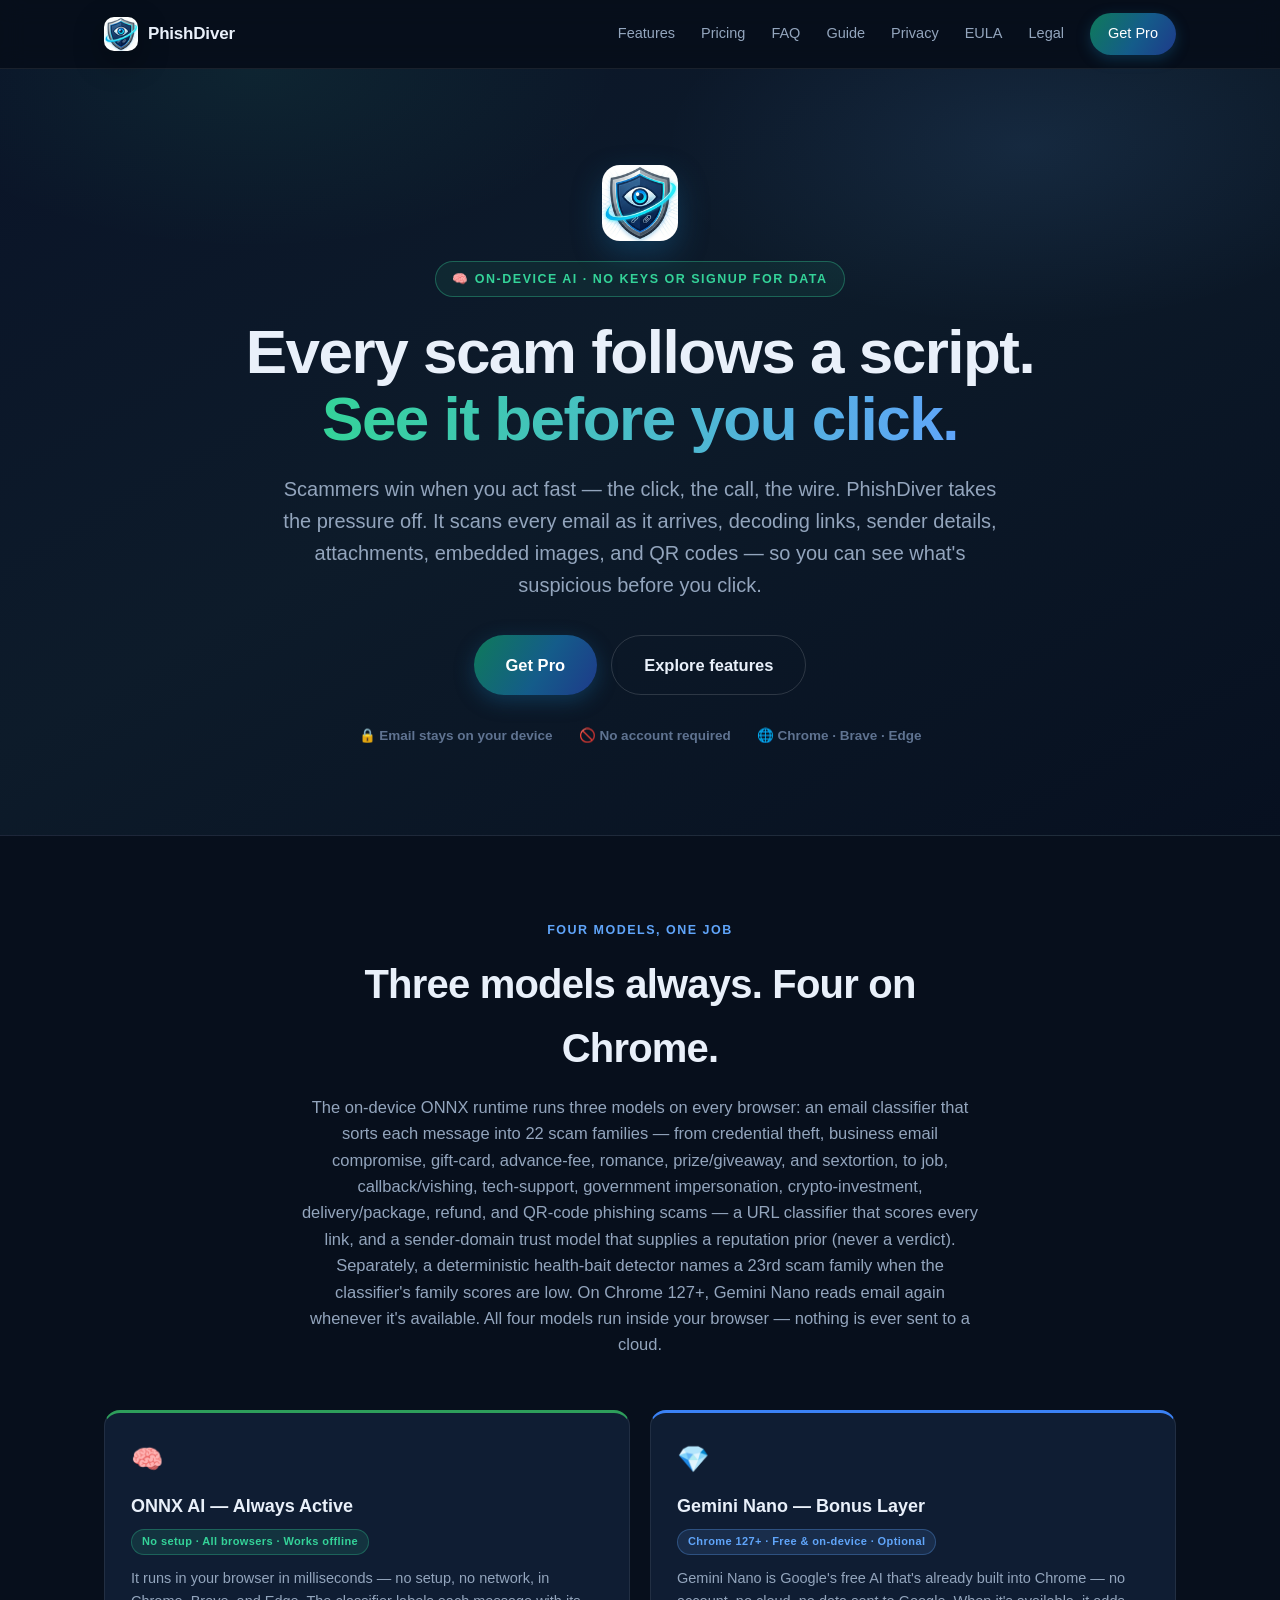
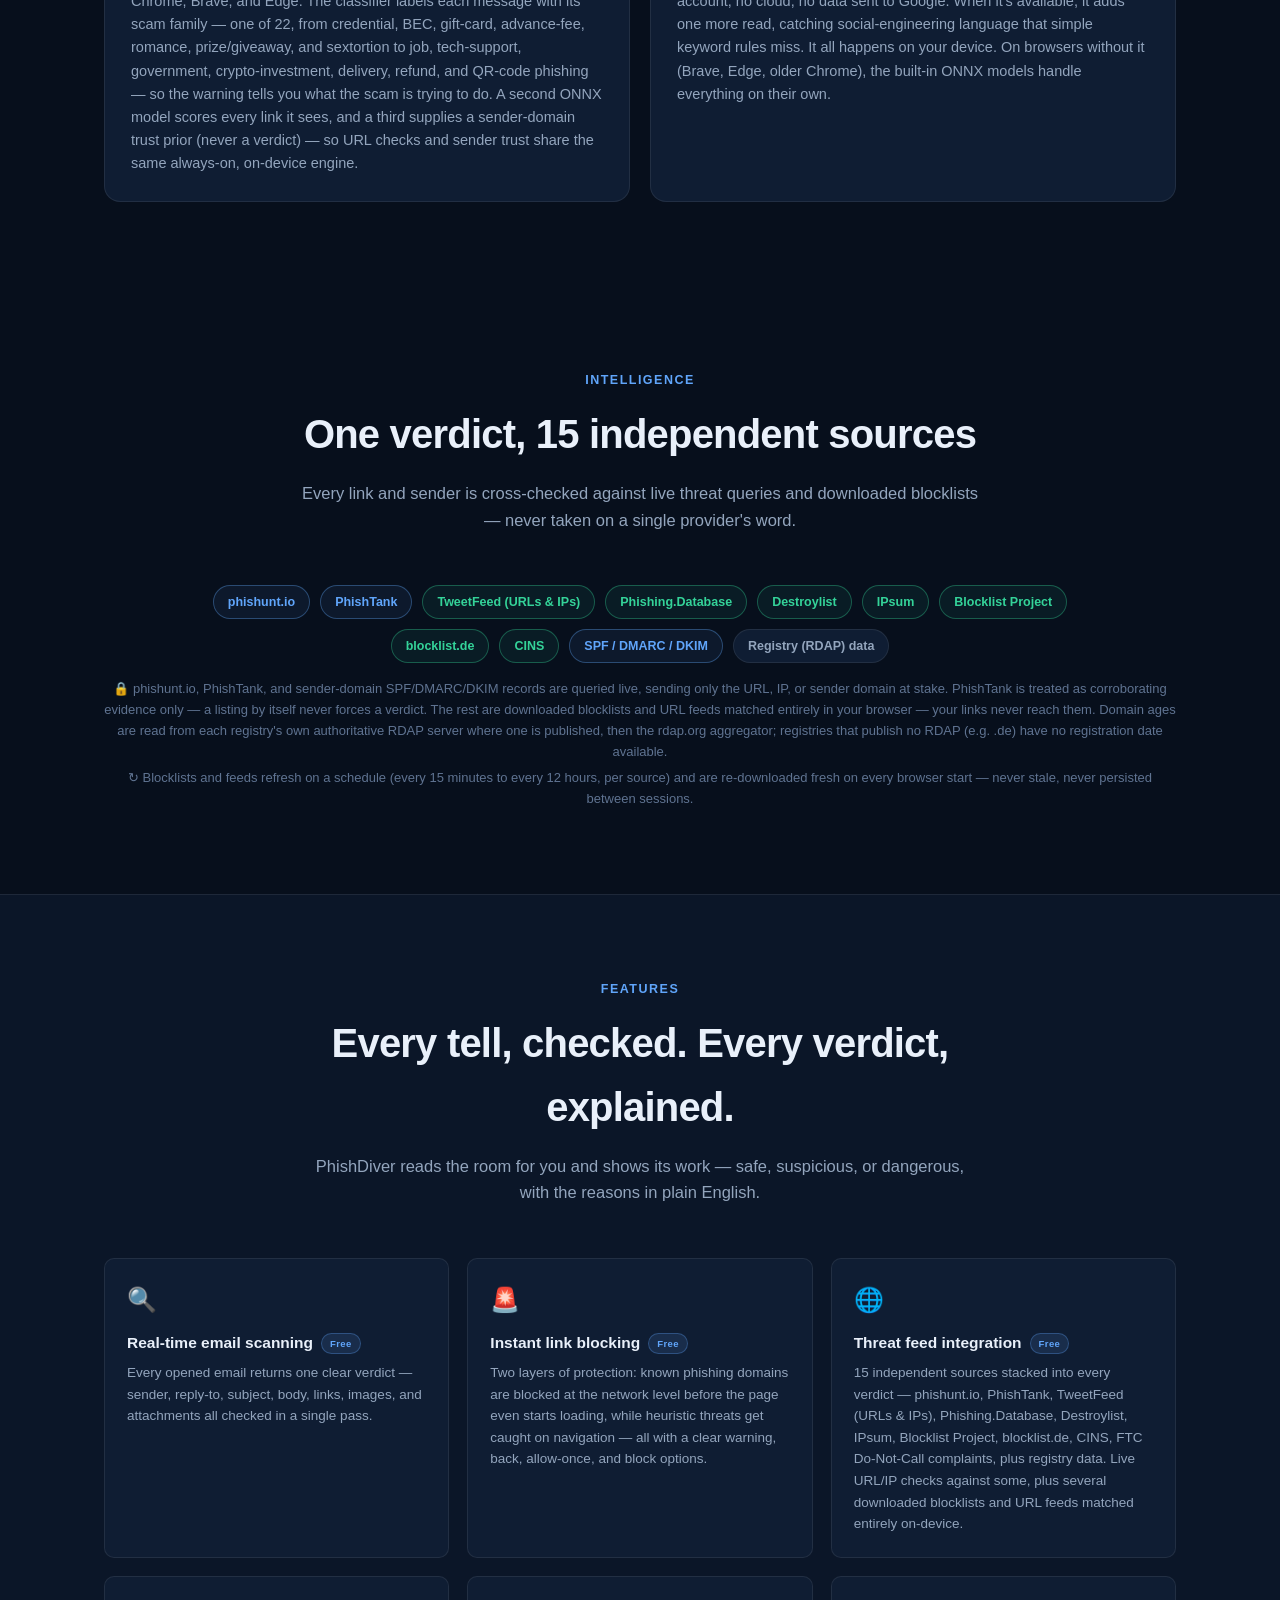
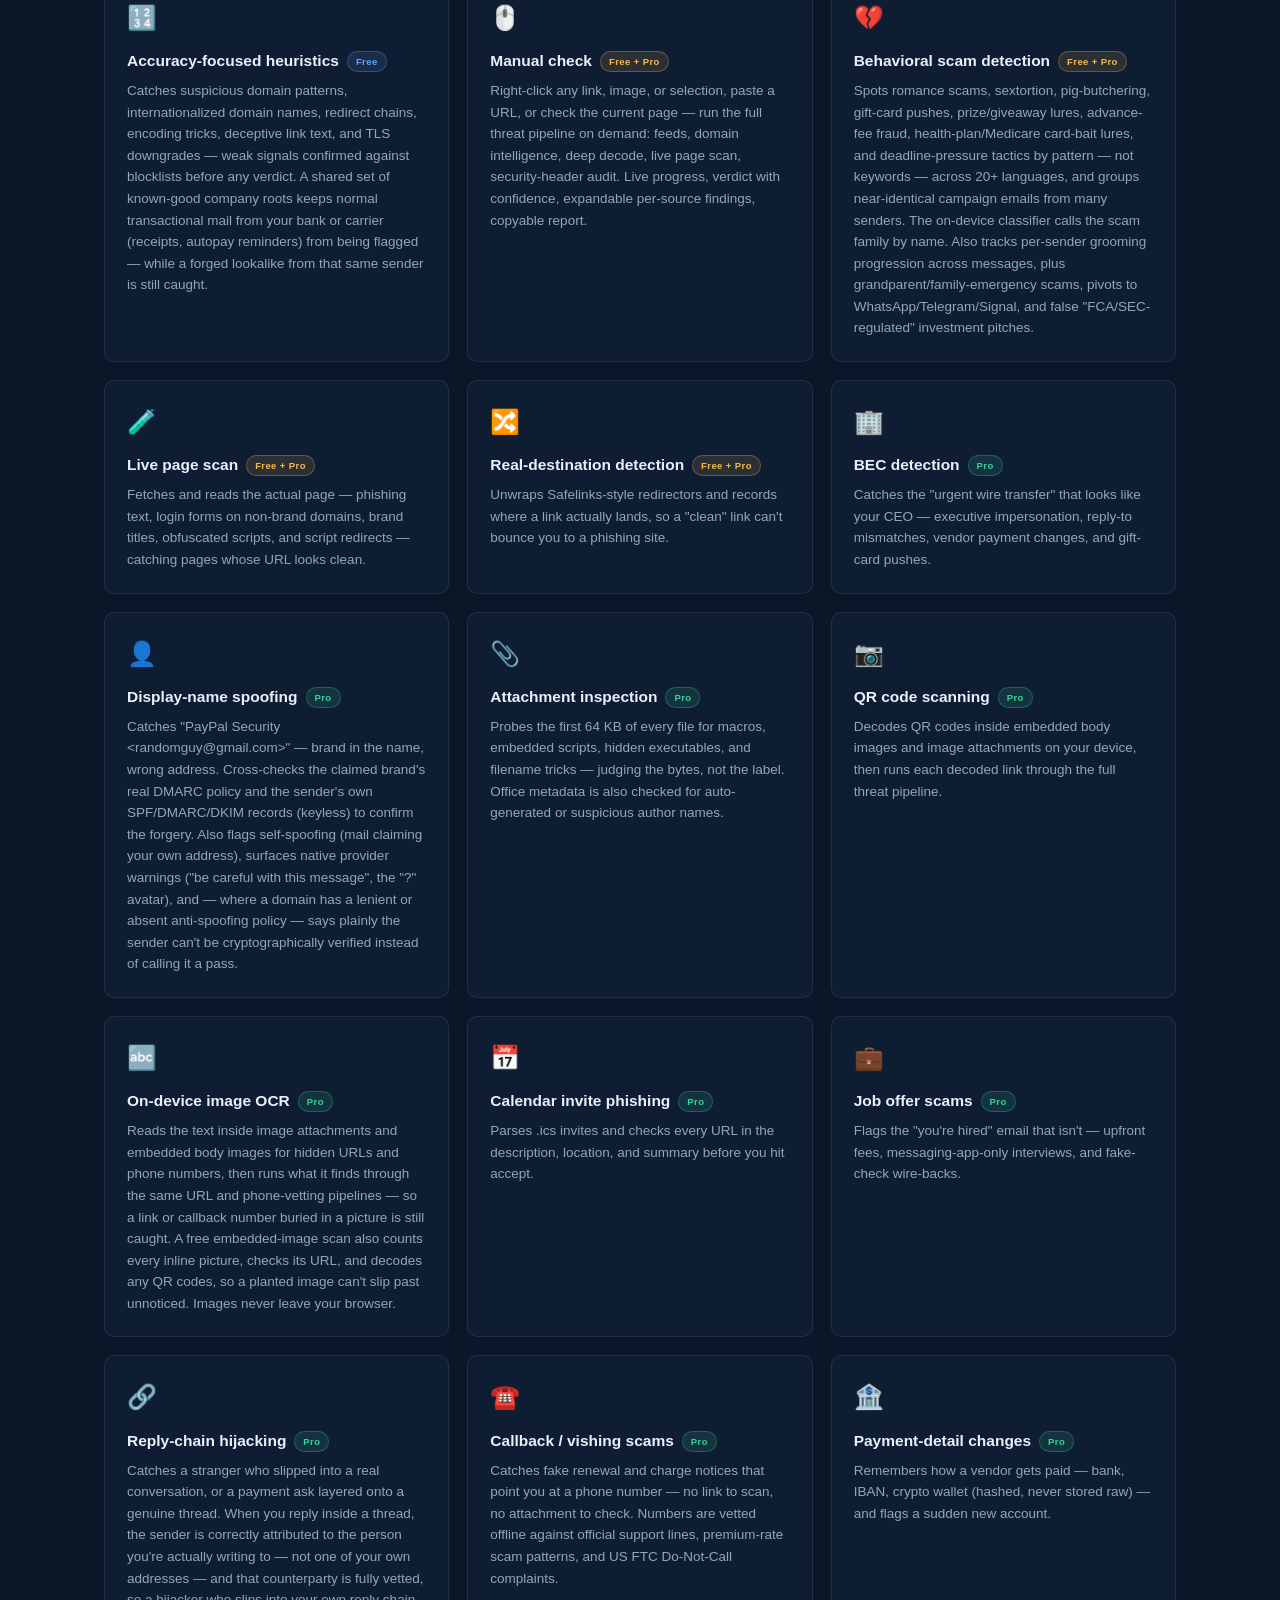
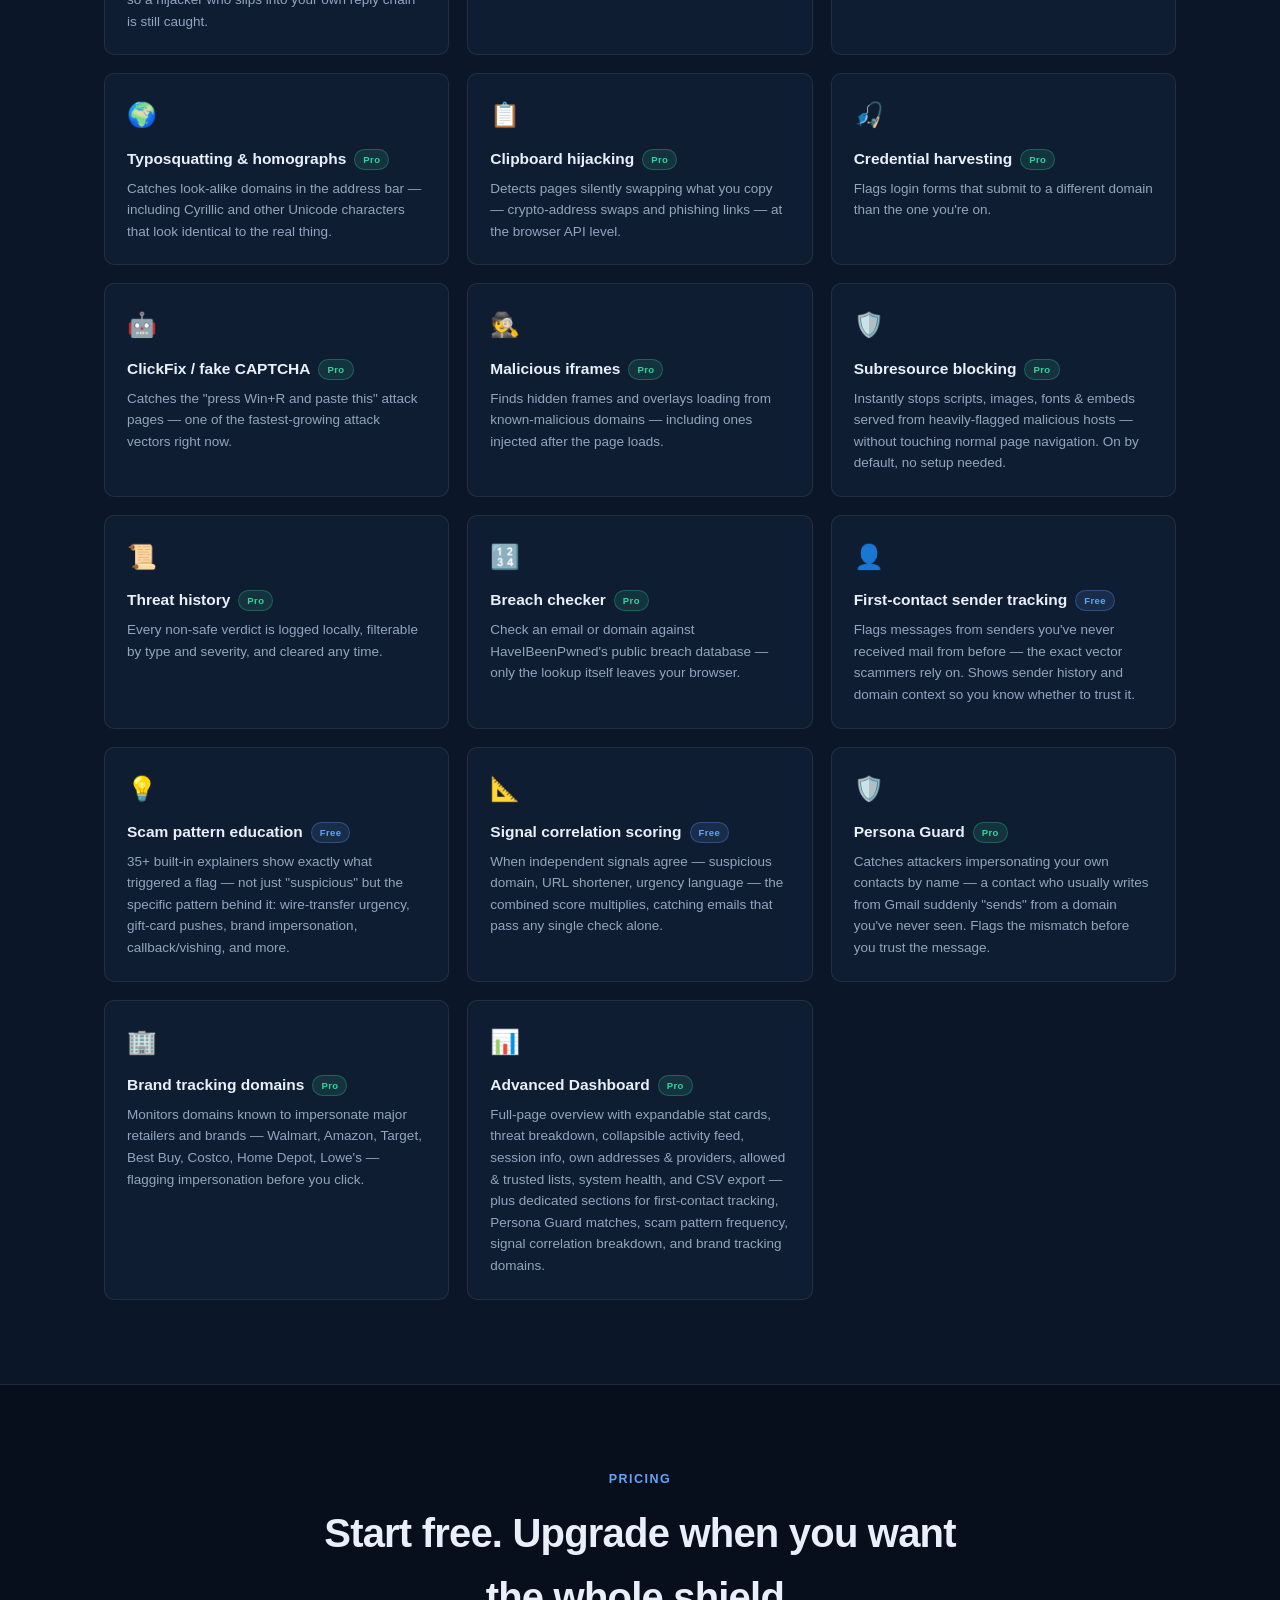
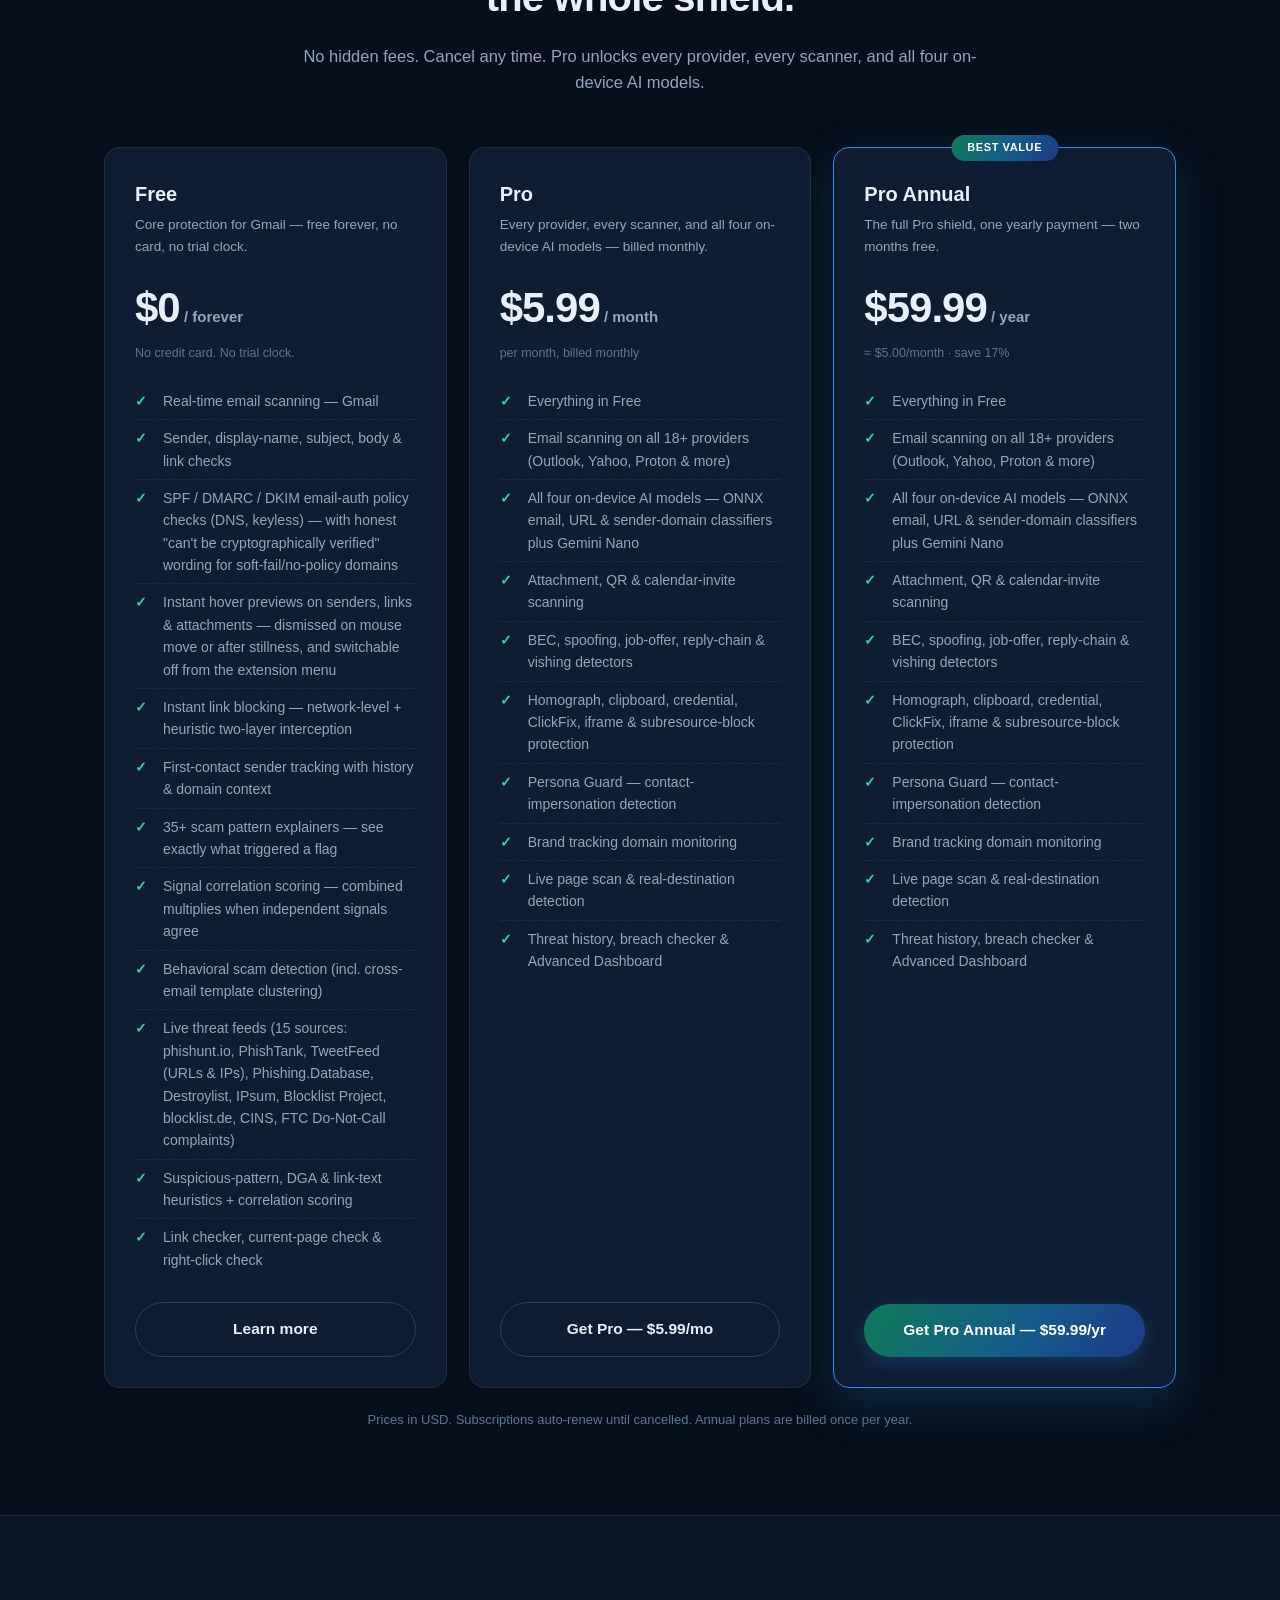
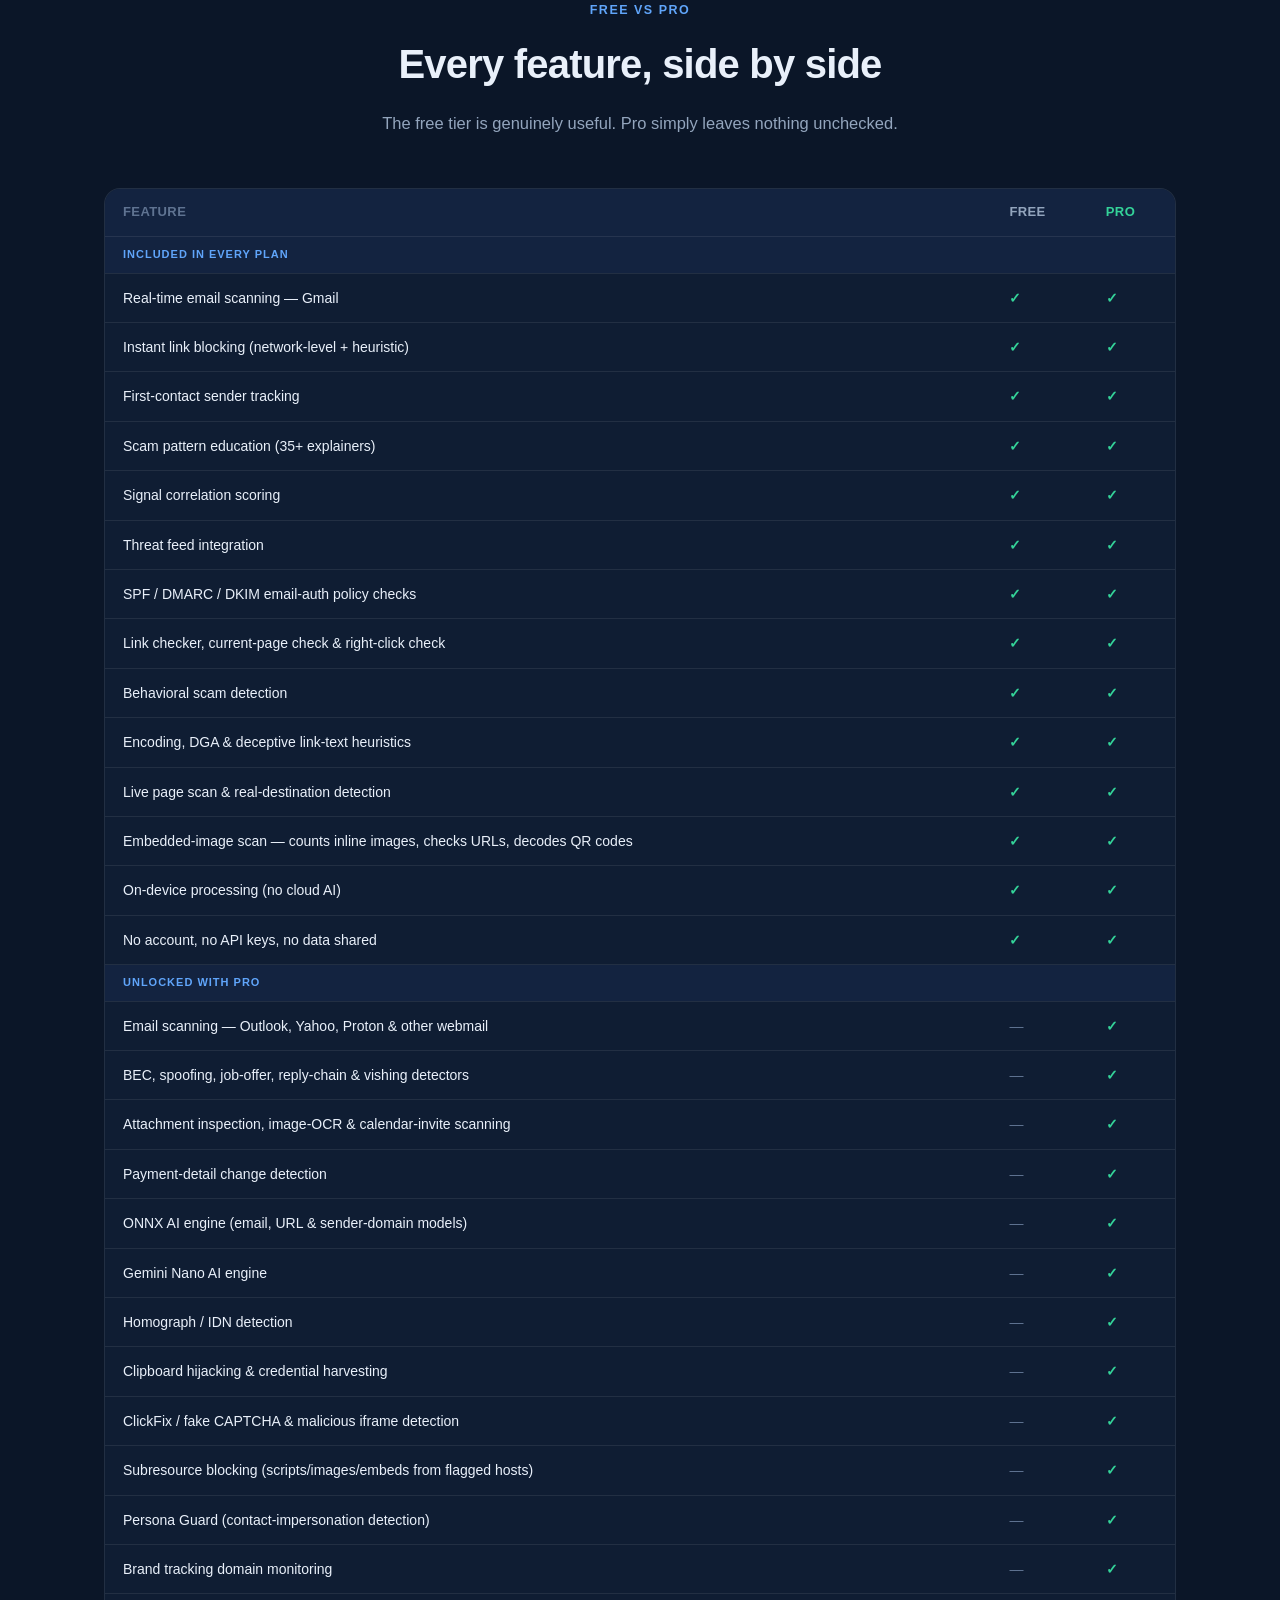
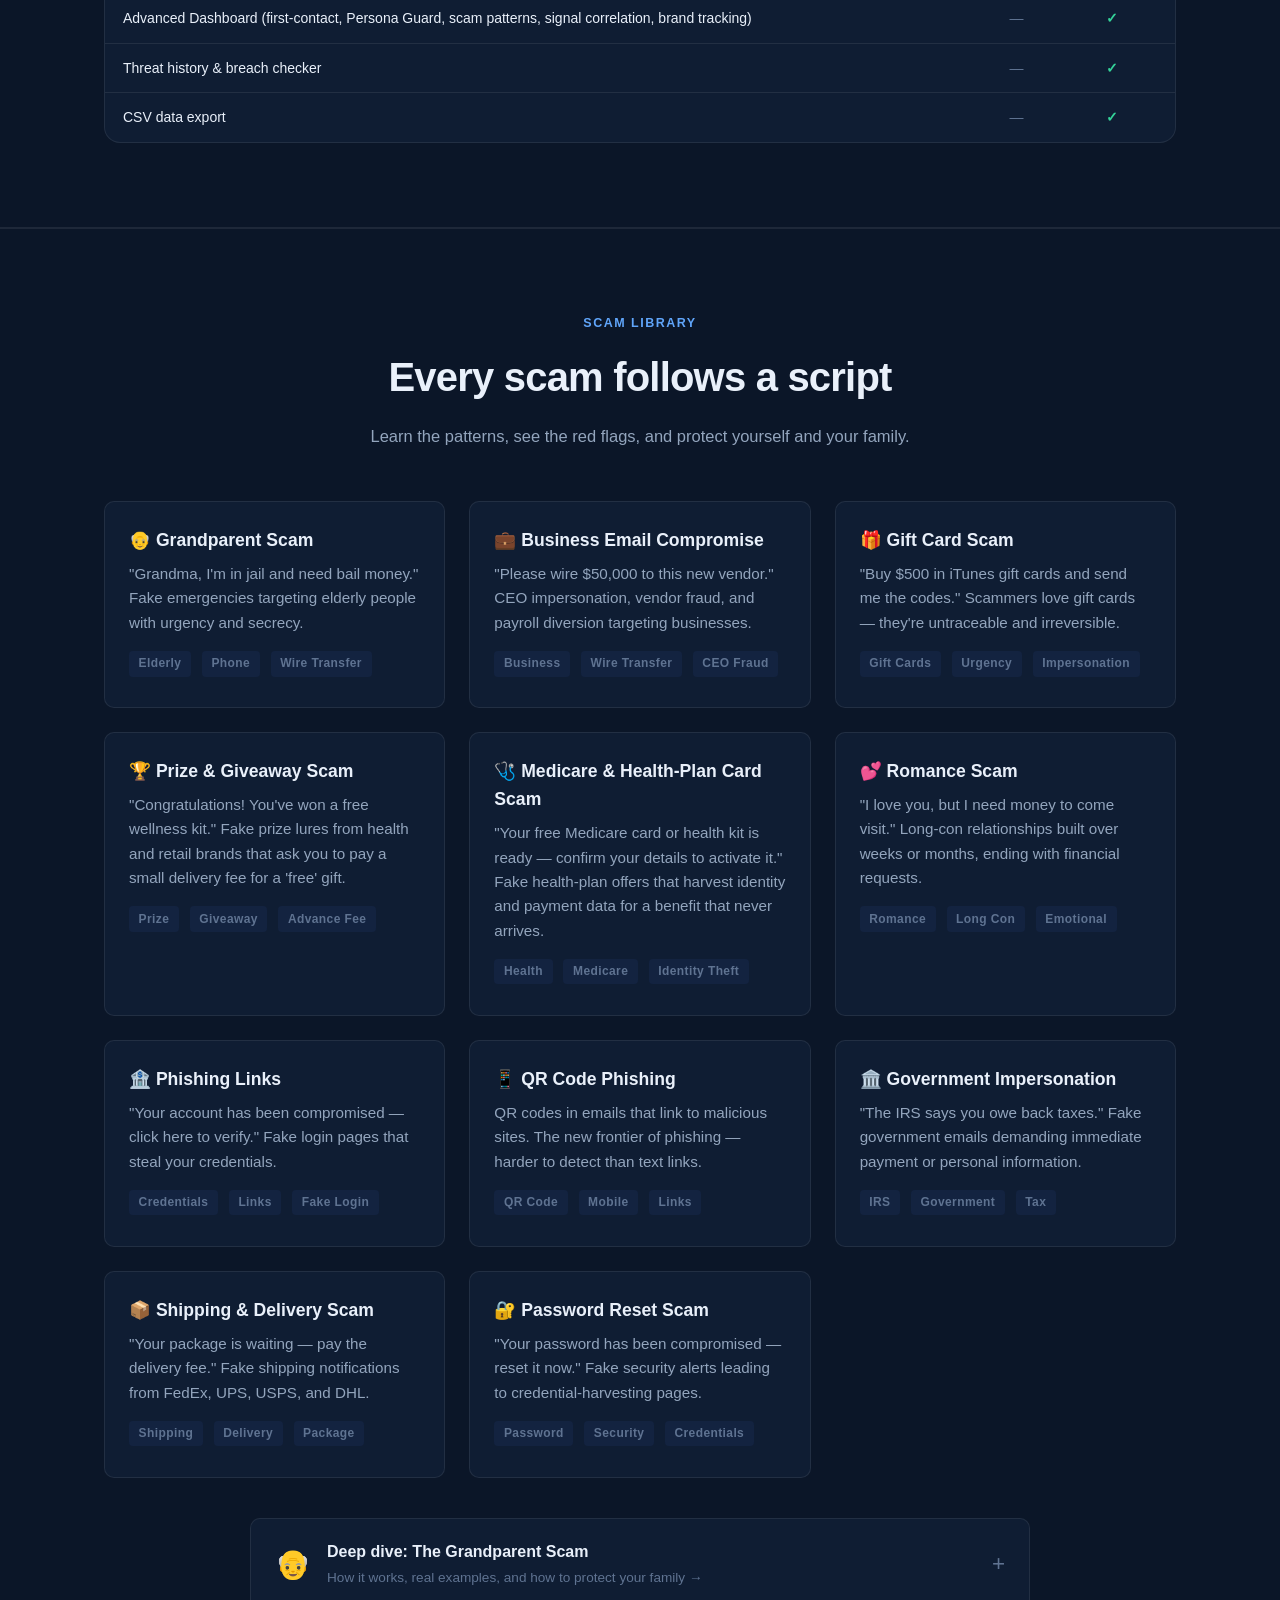
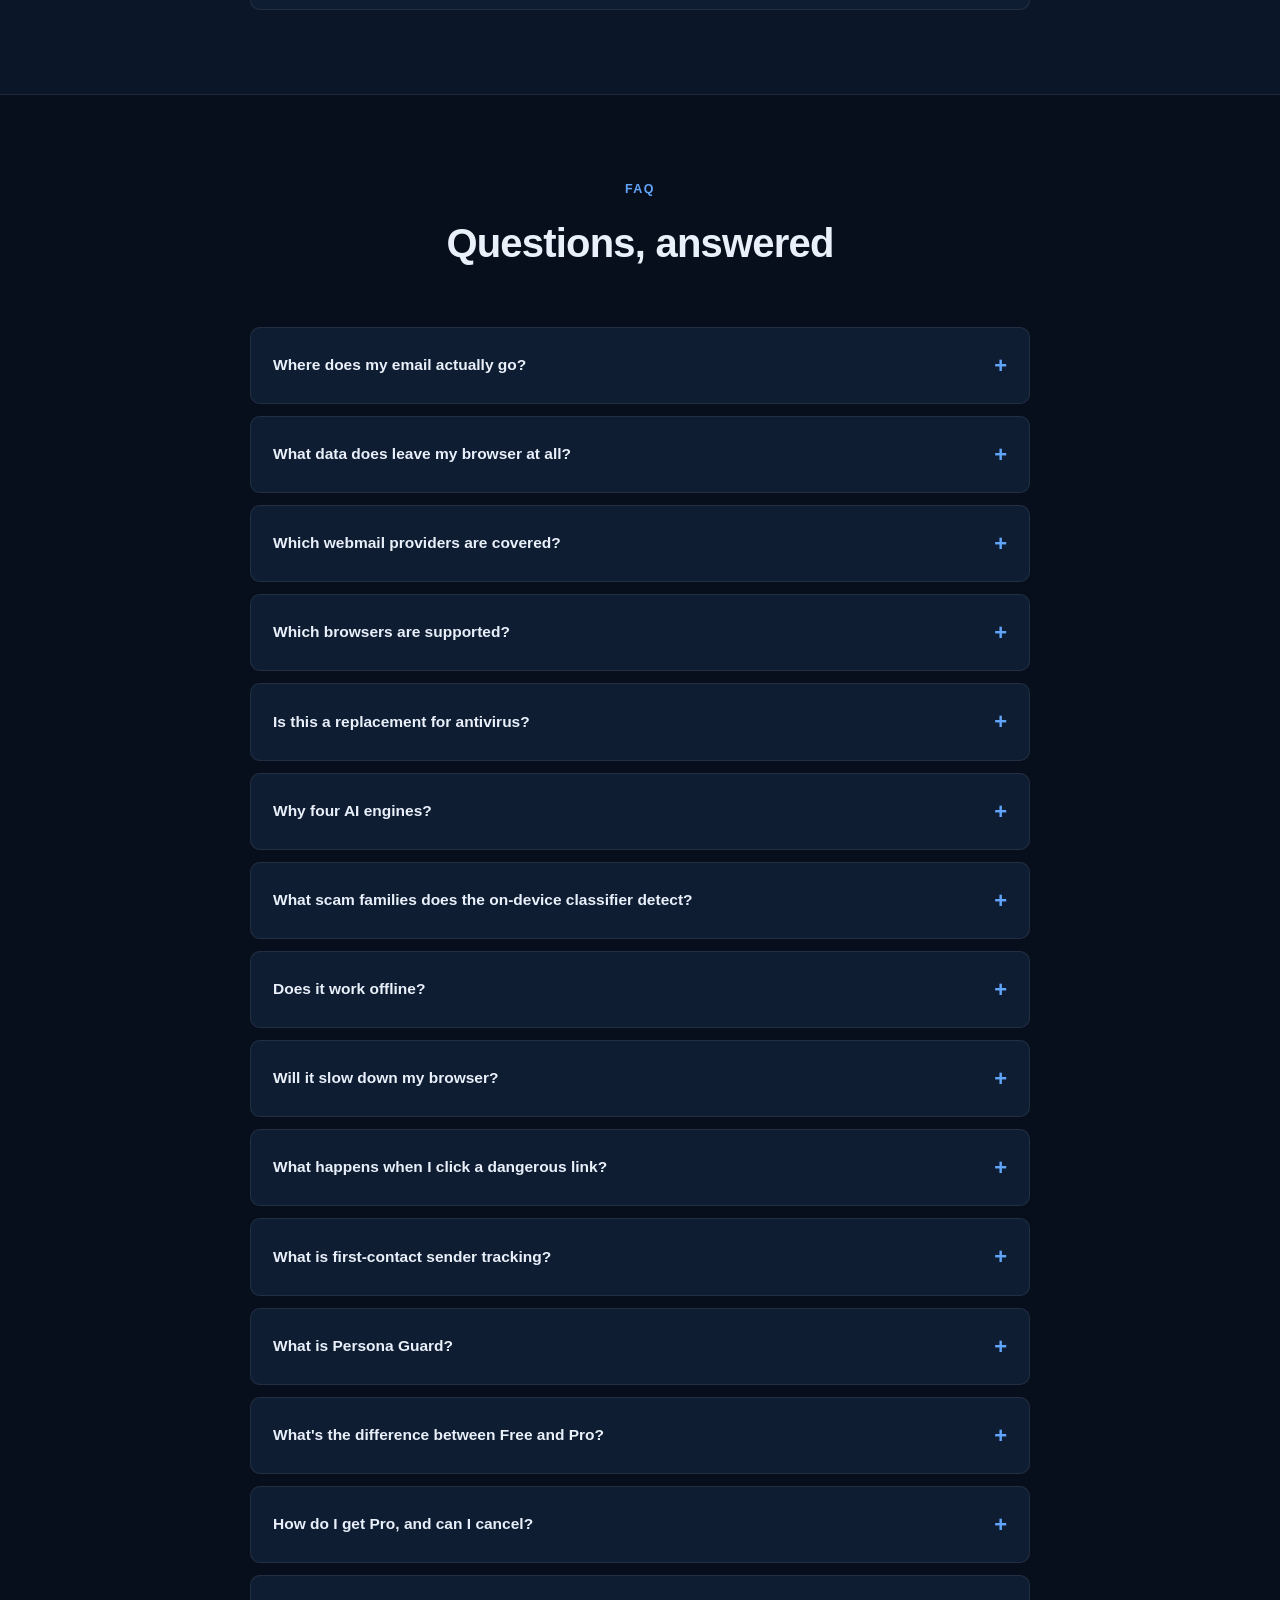
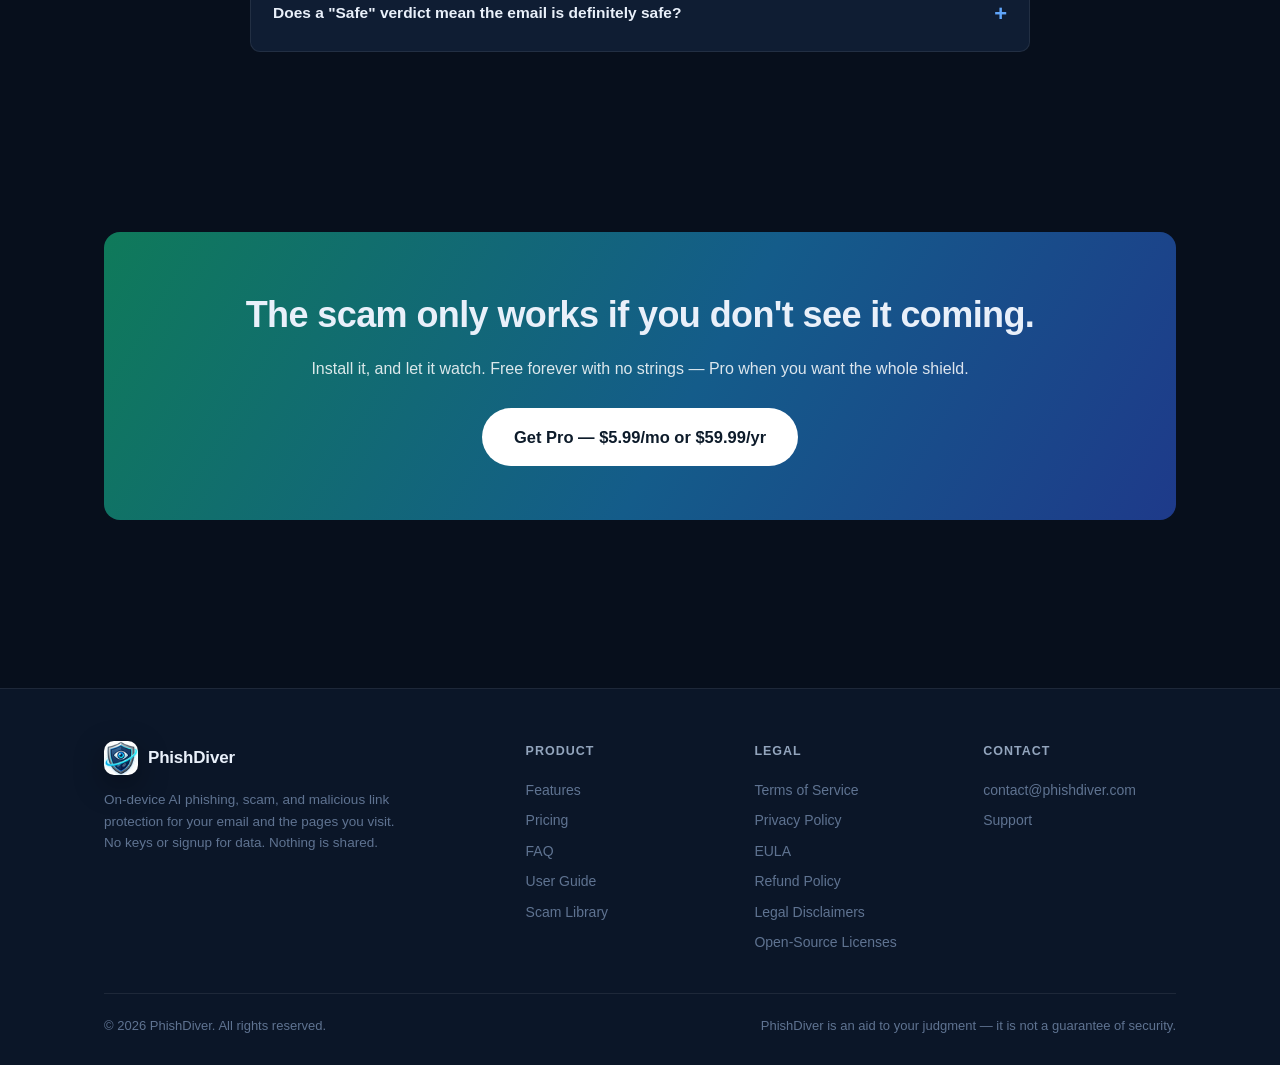
<file: index.html>
<!DOCTYPE html>
<html lang="en">
<head>
<meta charset="UTF-8" />
<link rel="icon" type="image/x-icon" href="favicon.ico" />
<link rel="icon" type="image/png" sizes="32x32" href="favicon-32.png" />
<meta name="viewport" content="width=device-width, initial-scale=1.0" />
<title>PhishDiver — AI Phishing &amp; Scam Protection for Email and Web</title>
<meta name="description" content="PhishDiver catches phishing, scams, and malicious links in your email and on the web before you click. On-device AI, no account, no data shared. Free for Gmail; Pro covers 18+ providers." />
<meta name="theme-color" content="#070f1c" />
<link rel="stylesheet" href="css/styles.css" />
<style>
  .scam-hero { padding: 5rem 0 3rem; text-align: center; background: var(--grad-hero); }
  .scam-hero h1 { font-size: 2.4rem; max-width: 700px; margin: 0 auto 1rem; }
  .scam-hero .lede { max-width: 600px; margin: 0 auto; }
  .content { max-width: 780px; margin: 0 auto; padding: 3rem 1.5rem; }
  .scam-grid { display: grid; grid-template-columns: repeat(auto-fill, minmax(320px, 1fr)); gap: 1.5rem; margin: 2rem 0; }
  .scam-card { background: var(--surface); border: 1px solid var(--border); border-radius: var(--radius-sm); padding: 1.5rem; transition: border-color 0.2s; }
  .scam-card:hover { border-color: var(--blue); }
  .scam-card h3 { margin: 0 0 0.5rem; font-size: 1.1rem; }
  .scam-card p { color: var(--muted); font-size: 0.95rem; margin: 0 0 1rem; }
  .scam-card .tag { display: inline-block; background: var(--surface-2); color: var(--faint); font-size: 0.75rem; padding: 0.2rem 0.6rem; border-radius: 4px; margin-right: 0.4rem; margin-bottom: 0.4rem; }
  .scam-detail { max-width: 780px; margin: 0 auto; padding: 2rem 1.5rem; }
  .scam-detail h2 { font-size: 1.6rem; margin: 2.5rem 0 1rem; color: var(--text); }
  .scam-detail p { margin-bottom: 1rem; color: var(--muted); }
  .scam-detail ul, .scam-detail ol { margin: 0.5rem 0 1.5rem 1.5rem; color: var(--muted); }
  .scam-detail li { margin-bottom: 0.5rem; }
  .example-box { background: var(--surface); border: 1px solid var(--border); border-radius: var(--radius-sm); padding: 1.5rem; margin: 1.5rem 0; }
  .example-box .label { font-size: 0.8rem; text-transform: uppercase; letter-spacing: 0.05em; color: var(--red); margin-bottom: 0.75rem; font-weight: 600; }
  .example-box p { color: var(--text); font-style: italic; margin-bottom: 0.5rem; }
  .tip-box { background: var(--surface-2); border-left: 3px solid var(--green); border-radius: 0 var(--radius-sm) var(--radius-sm) 0; padding: 1.25rem 1.5rem; margin: 1.5rem 0; }
  .tip-box .label { color: var(--green); font-weight: 600; margin-bottom: 0.5rem; }
  .scam-deep-dive { max-width: 780px; margin: 2.5rem auto 0; }
  .scam-deep-dive details { border: 1px solid var(--border); border-radius: var(--radius-sm); background: var(--surface); }
  .scam-deep-dive details[open] { border-color: var(--blue); }
  .scam-deep-dive summary { cursor: pointer; padding: 1.25rem 1.5rem; list-style: none; display: flex; align-items: center; gap: 1rem; }
  .scam-deep-dive summary::-webkit-details-marker { display: none; }
  .scam-deep-dive summary::after { content: '+'; margin-left: auto; font-size: 1.4rem; color: var(--faint); font-weight: 300; }
  .scam-deep-dive details[open] summary::after { content: '−'; }
  .deep-dive-icon { font-size: 1.8rem; flex-shrink: 0; }
  .deep-dive-text { display: flex; flex-direction: column; gap: 0.15rem; }
  .deep-dive-text strong { font-size: 1rem; }
  .deep-dive-text span { font-size: 0.85rem; color: var(--faint); }
  .deep-dive-body { padding: 0 1.5rem 1.5rem; }
  .deep-dive-body h3 { font-size: 1.2rem; margin: 2rem 0 0.75rem; color: var(--blue); }
  .deep-dive-body p { margin-bottom: 1rem; color: var(--muted); }
  .deep-dive-body ul, .deep-dive-body ol { margin: 0.5rem 0 1.5rem 1.5rem; color: var(--muted); }
  .deep-dive-body li { margin-bottom: 0.5rem; }
</style>
</head>
<body>

<header class="site-header">
  <div class="container nav">
    <a class="brand" href="index.html">
      <span class="logo"><img src="images/icon48.png" alt="PhishDiver" /></span>
      <span>PhishDiver</span>
    </a>
    <button class="nav-toggle" id="nav-toggle" aria-label="Menu">☰</button>
    <nav class="nav-links" id="nav-links">
      <a href="#features">Features</a>
      <a href="#pricing">Pricing</a>
      <a href="#faq">FAQ</a>
      <a href="guide.html">Guide</a>
      <a href="privacy.html">Privacy</a>
      <a href="eula.html">EULA</a>
      <a href="disclaimer.html">Legal</a>
      <a class="nav-cta" href="checkout.html">Get Pro</a>
    </nav>
  </div>
</header>

<!-- ── Hero ─────────────────────────────────────────────────────────────── -->
<section class="hero">
  <div class="container">
    <img class="hero-icon" src="images/icon128.png" alt="PhishDiver" />
    <span class="eyebrow">🧠 On-device AI · No keys or signup for data</span>
    <h1>Every scam follows a script.<br /><span class="grad">See it before you click.</span></h1>
    <p class="lede">
      Scammers win when you act fast — the click, the call, the wire. PhishDiver takes the pressure off.
      It scans every email as it arrives, decoding links, sender details, attachments, embedded images, and QR codes —
      so you can see what's suspicious before you click.
    </p>
    <div class="hero-ctas">
      <a class="btn btn-primary btn-lg" href="checkout.html">Get Pro</a>
      <a class="btn btn-ghost btn-lg" href="#features">Explore features</a>
    </div>
    <div class="hero-trust">
      <span>🔒 Email stays on your device</span>
      <span>🚫 No account required</span>
      <span>🌐 Chrome · Brave · Edge</span>
    </div>
  </div>
</section>

<!-- ── AI engines ───────────────────────────────────────────────────────── -->
<section id="engines">
  <div class="container">
    <div class="section-head">
      <div class="section-kicker">Four models, one job</div>
      <h2>Three models always. Four on Chrome.</h2>
      <p>The on-device ONNX runtime runs three models on every browser: an email classifier that sorts each message into 22 scam families — from credential theft, business email compromise, gift-card, advance-fee, romance, prize/giveaway, and sextortion, to job, callback/vishing, tech-support, government impersonation, crypto-investment, delivery/package, refund, and QR-code phishing scams — a URL classifier that scores every link, and a sender-domain trust model that supplies a reputation prior (never a verdict). Separately, a deterministic health-bait detector names a 23rd scam family when the classifier's family scores are low. On Chrome 127+, Gemini Nano reads email again whenever it's available. All four models run inside your browser — nothing is ever sent to a cloud.</p>
    </div>
    <div class="engines">
      <div class="engine-card onnx">
        <div class="eng-icon">🧠</div>
        <h3>ONNX AI — Always Active</h3>
        <span class="eng-pill">No setup · All browsers · Works offline</span>
        <p>It runs in your browser in milliseconds — no setup, no network, in Chrome, Brave, and Edge. The classifier labels each message with its scam family — one of 22, from credential, BEC, gift-card, advance-fee, romance, prize/giveaway, and sextortion to job, tech-support, government, crypto-investment, delivery, refund, and QR-code phishing — so the warning tells you what the scam is trying to do. A second ONNX model scores every link it sees, and a third supplies a sender-domain trust prior (never a verdict) — so URL checks and sender trust share the same always-on, on-device engine.</p>
      </div>
      <div class="engine-card nano">
        <div class="eng-icon">💎</div>
        <h3>Gemini Nano — Bonus Layer</h3>
        <span class="eng-pill">Chrome 127+ · Free & on-device · Optional</span>
        <p>Gemini Nano is Google's free AI that's already built into Chrome — no account, no cloud, no data sent to Google. When it's available, it adds one more read, catching social-engineering language that simple keyword rules miss. It all happens on your device. On browsers without it (Brave, Edge, older Chrome), the built-in ONNX models handle everything on their own.</p>
      </div>
    </div>
  </div>
</section>

<!-- ── Threat sources ──────────────────────────────────────────────────── -->
<section id="sources">
  <div class="container">
    <div class="section-head">
      <div class="section-kicker">Intelligence</div>
      <h2>One verdict, 15 independent sources</h2>
      <p>Every link and sender is cross-checked against live threat queries and downloaded blocklists — never taken on a single provider's word.</p>
    </div>
    <div class="source-strip">
      <span class="source-chip live">phishunt.io</span>
      <span class="source-chip live">PhishTank</span>
      <span class="source-chip local">TweetFeed (URLs & IPs)</span>
      <span class="source-chip local">Phishing.Database</span>
      <span class="source-chip local">Destroylist</span>
      <span class="source-chip local">IPsum</span>
      <span class="source-chip local">Blocklist Project</span>
      <span class="source-chip local">blocklist.de</span>
      <span class="source-chip local">CINS</span>
      <span class="source-chip live">SPF / DMARC / DKIM</span>
      <span class="source-chip">Registry (RDAP) data</span>
    </div>
    <p class="sources-note">🔒 phishunt.io, PhishTank, and sender-domain SPF/DMARC/DKIM records are queried live, sending only the URL, IP, or sender domain at stake. PhishTank is treated as corroborating evidence only — a listing by itself never forces a verdict. The rest are downloaded blocklists and URL feeds matched entirely in your browser — your links never reach them. Domain ages are read from each registry's own authoritative RDAP server where one is published, then the rdap.org aggregator; registries that publish no RDAP (e.g. .de) have no registration date available.</p>
    <p class="sources-note" style="margin-top:6px">↻ Blocklists and feeds refresh on a schedule (every 15 minutes to every 12 hours, per source) and are re-downloaded fresh on every browser start — never stale, never persisted between sessions.</p>
  </div>
</section>

<!-- ── Features ─────────────────────────────────────────────────────────── -->
<section id="features" class="alt">
  <div class="container">
    <div class="section-head">
      <div class="section-kicker">Features</div>
      <h2>Every tell, checked. Every verdict, explained.</h2>
      <p>PhishDiver reads the room for you and shows its work — safe, suspicious, or dangerous, with the reasons in plain English.</p>
    </div>

    <div class="feature-grid">

      <div class="feature-card">
        <div class="f-icon">🔍</div>
        <h3>Real-time email scanning <span class="tag tag-free">Free</span></h3>
        <p>Every opened email returns one clear verdict — sender, reply-to, subject, body, links, images, and attachments all checked in a single pass.</p>
      </div>
      <div class="feature-card">
        <div class="f-icon">🚨</div>
        <h3>Instant link blocking <span class="tag tag-free">Free</span></h3>
        <p>Two layers of protection: known phishing domains are blocked at the network level before the page even starts loading, while heuristic threats get caught on navigation — all with a clear warning, back, allow-once, and block options.</p>
      </div>
      <div class="feature-card">
        <div class="f-icon">🌐</div>
        <h3>Threat feed integration <span class="tag tag-free">Free</span></h3>
        <p>15 independent sources stacked into every verdict — phishunt.io, PhishTank, TweetFeed (URLs & IPs), Phishing.Database, Destroylist, IPsum, Blocklist Project, blocklist.de, CINS, FTC Do-Not-Call complaints, plus registry data. Live URL/IP checks against some, plus several downloaded blocklists and URL feeds matched entirely on-device.</p>
      </div>
      <div class="feature-card">
        <div class="f-icon">🔢</div>
        <h3>Accuracy-focused heuristics <span class="tag tag-free">Free</span></h3>
        <p>Catches suspicious domain patterns, internationalized domain names, redirect chains, encoding tricks, deceptive link text, and TLS downgrades — weak signals confirmed against blocklists before any verdict. A shared set of known-good company roots keeps normal transactional mail from your bank or carrier (receipts, autopay reminders) from being flagged — while a forged lookalike from that same sender is still caught.</p>
      </div>

      <div class="feature-card">
        <div class="f-icon">🖱️</div>
        <h3>Manual check <span class="tag tag-both">Free + Pro</span></h3>
        <p>Right-click any link, image, or selection, paste a URL, or check the current page — run the full threat pipeline on demand: feeds, domain intelligence, deep decode, live page scan, security-header audit. Live progress, verdict with confidence, expandable per-source findings, copyable report.</p>
      </div>
      <div class="feature-card">
        <div class="f-icon">💔</div>
        <h3>Behavioral scam detection <span class="tag tag-both">Free + Pro</span></h3>
        <p>Spots romance scams, sextortion, pig-butchering, gift-card pushes, prize/giveaway lures, advance-fee fraud, health-plan/Medicare card-bait lures, and deadline-pressure tactics by pattern — not keywords — across 20+ languages, and groups near-identical campaign emails from many senders. The on-device classifier calls the scam family by name. Also tracks per-sender grooming progression across messages, plus grandparent/family-emergency scams, pivots to WhatsApp/Telegram/Signal, and false "FCA/SEC-regulated" investment pitches.</p>
      </div>
      <div class="feature-card">
        <div class="f-icon">🧪</div>
        <h3>Live page scan <span class="tag tag-both">Free + Pro</span></h3>
        <p>Fetches and reads the actual page — phishing text, login forms on non-brand domains, brand titles, obfuscated scripts, and script redirects — catching pages whose URL looks clean.</p>
      </div>
      <div class="feature-card">
        <div class="f-icon">🔀</div>
        <h3>Real-destination detection <span class="tag tag-both">Free + Pro</span></h3>
        <p>Unwraps Safelinks-style redirectors and records where a link actually lands, so a "clean" link can't bounce you to a phishing site.</p>
      </div>

      <div class="feature-card">
        <div class="f-icon">🏢</div>
        <h3>BEC detection <span class="tag tag-pro">Pro</span></h3>
        <p>Catches the "urgent wire transfer" that looks like your CEO — executive impersonation, reply-to mismatches, vendor payment changes, and gift-card pushes.</p>
      </div>
      <div class="feature-card">
        <div class="f-icon">👤</div>
        <h3>Display-name spoofing <span class="tag tag-pro">Pro</span></h3>
        <p>Catches "PayPal Security &lt;randomguy@gmail.com&gt;" — brand in the name, wrong address. Cross-checks the claimed brand's real DMARC policy and the sender's own SPF/DMARC/DKIM records (keyless) to confirm the forgery. Also flags self-spoofing (mail claiming your own address), surfaces native provider warnings ("be careful with this message", the "?" avatar), and — where a domain has a lenient or absent anti-spoofing policy — says plainly the sender can't be cryptographically verified instead of calling it a pass.</p>
      </div>
      <div class="feature-card">
        <div class="f-icon">📎</div>
        <h3>Attachment inspection <span class="tag tag-pro">Pro</span></h3>
        <p>Probes the first 64 KB of every file for macros, embedded scripts, hidden executables, and filename tricks — judging the bytes, not the label. Office metadata is also checked for auto-generated or suspicious author names.</p>
      </div>
      <div class="feature-card">
        <div class="f-icon">📷</div>
        <h3>QR code scanning <span class="tag tag-pro">Pro</span></h3>
        <p>Decodes QR codes inside embedded body images and image attachments on your device, then runs each decoded link through the full threat pipeline.</p>
      </div>
      <div class="feature-card">
        <div class="f-icon">🔤</div>
        <h3>On-device image OCR <span class="tag tag-pro">Pro</span></h3>
        <p>Reads the text inside image attachments and embedded body images for hidden URLs and phone numbers, then runs what it finds through the same URL and phone-vetting pipelines — so a link or callback number buried in a picture is still caught. A free embedded-image scan also counts every inline picture, checks its URL, and decodes any QR codes, so a planted image can't slip past unnoticed. Images never leave your browser.</p>
      </div>
      <div class="feature-card">
        <div class="f-icon">📅</div>
        <h3>Calendar invite phishing <span class="tag tag-pro">Pro</span></h3>
        <p>Parses .ics invites and checks every URL in the description, location, and summary before you hit accept.</p>
      </div>
      <div class="feature-card">
        <div class="f-icon">💼</div>
        <h3>Job offer scams <span class="tag tag-pro">Pro</span></h3>
        <p>Flags the "you're hired" email that isn't — upfront fees, messaging-app-only interviews, and fake-check wire-backs.</p>
      </div>
      <div class="feature-card">
        <div class="f-icon">🔗</div>
        <h3>Reply-chain hijacking <span class="tag tag-pro">Pro</span></h3>
        <p>Catches a stranger who slipped into a real conversation, or a payment ask layered onto a genuine thread. When you reply inside a thread, the sender is correctly attributed to the person you're actually writing to — not one of your own addresses — and that counterparty is fully vetted, so a hijacker who slips into your own reply chain is still caught.</p>
      </div>
      <div class="feature-card">
        <div class="f-icon">☎️</div>
        <h3>Callback / vishing scams <span class="tag tag-pro">Pro</span></h3>
        <p>Catches fake renewal and charge notices that point you at a phone number — no link to scan, no attachment to check. Numbers are vetted offline against official support lines, premium-rate scam patterns, and US FTC Do-Not-Call complaints.</p>
      </div>
      <div class="feature-card">
        <div class="f-icon">🏦</div>
        <h3>Payment-detail changes <span class="tag tag-pro">Pro</span></h3>
        <p>Remembers how a vendor gets paid — bank, IBAN, crypto wallet (hashed, never stored raw) — and flags a sudden new account.</p>
      </div>
      <div class="feature-card">
        <div class="f-icon">🌍</div>
        <h3>Typosquatting &amp; homographs <span class="tag tag-pro">Pro</span></h3>
        <p>Catches look-alike domains in the address bar — including Cyrillic and other Unicode characters that look identical to the real thing.</p>
      </div>
      <div class="feature-card">
        <div class="f-icon">📋</div>
        <h3>Clipboard hijacking <span class="tag tag-pro">Pro</span></h3>
        <p>Detects pages silently swapping what you copy — crypto-address swaps and phishing links — at the browser API level.</p>
      </div>
      <div class="feature-card">
        <div class="f-icon">🎣</div>
        <h3>Credential harvesting <span class="tag tag-pro">Pro</span></h3>
        <p>Flags login forms that submit to a different domain than the one you're on.</p>
      </div>
      <div class="feature-card">
        <div class="f-icon">🤖</div>
        <h3>ClickFix / fake CAPTCHA <span class="tag tag-pro">Pro</span></h3>
        <p>Catches the "press Win+R and paste this" attack pages — one of the fastest-growing attack vectors right now.</p>
      </div>
      <div class="feature-card">
        <div class="f-icon">🕵️</div>
        <h3>Malicious iframes <span class="tag tag-pro">Pro</span></h3>
        <p>Finds hidden frames and overlays loading from known-malicious domains — including ones injected after the page loads.</p>
      </div>
      <div class="feature-card">
        <div class="f-icon">🛡️</div>
        <h3>Subresource blocking <span class="tag tag-pro">Pro</span></h3>
        <p>Instantly stops scripts, images, fonts &amp; embeds served from heavily-flagged malicious hosts — without touching normal page navigation. On by default, no setup needed.</p>
      </div>
      <div class="feature-card">
        <div class="f-icon">📜</div>
        <h3>Threat history <span class="tag tag-pro">Pro</span></h3>
        <p>Every non-safe verdict is logged locally, filterable by type and severity, and cleared any time.</p>
      </div>
      <div class="feature-card">
        <div class="f-icon">🔢</div>
        <h3>Breach checker <span class="tag tag-pro">Pro</span></h3>
        <p>Check an email or domain against HaveIBeenPwned's public breach database — only the lookup itself leaves your browser.</p>
      </div>
      <div class="feature-card">
        <div class="f-icon">👤</div>
        <h3>First-contact sender tracking <span class="tag tag-free">Free</span></h3>
        <p>Flags messages from senders you've never received mail from before — the exact vector scammers rely on. Shows sender history and domain context so you know whether to trust it.</p>
      </div>
      <div class="feature-card">
        <div class="f-icon">💡</div>
        <h3>Scam pattern education <span class="tag tag-free">Free</span></h3>
        <p>35+ built-in explainers show exactly what triggered a flag — not just "suspicious" but the specific pattern behind it: wire-transfer urgency, gift-card pushes, brand impersonation, callback/vishing, and more.</p>
      </div>
      <div class="feature-card">
        <div class="f-icon">📐</div>
        <h3>Signal correlation scoring <span class="tag tag-free">Free</span></h3>
        <p>When independent signals agree — suspicious domain, URL shortener, urgency language — the combined score multiplies, catching emails that pass any single check alone.</p>
      </div>
      <div class="feature-card">
        <div class="f-icon">🛡️</div>
        <h3>Persona Guard <span class="tag tag-pro">Pro</span></h3>
        <p>Catches attackers impersonating your own contacts by name — a contact who usually writes from Gmail suddenly "sends" from a domain you've never seen. Flags the mismatch before you trust the message.</p>
      </div>
      <div class="feature-card">
        <div class="f-icon">🏢</div>
        <h3>Brand tracking domains <span class="tag tag-pro">Pro</span></h3>
        <p>Monitors domains known to impersonate major retailers and brands — Walmart, Amazon, Target, Best Buy, Costco, Home Depot, Lowe's — flagging impersonation before you click.</p>
      </div>
      <div class="feature-card">
        <div class="f-icon">📊</div>
        <h3>Advanced Dashboard <span class="tag tag-pro">Pro</span></h3>
        <p>Full-page overview with expandable stat cards, threat breakdown, collapsible activity feed, session info, own addresses &amp; providers, allowed &amp; trusted lists, system health, and CSV export — plus dedicated sections for first-contact tracking, Persona Guard matches, scam pattern frequency, signal correlation breakdown, and brand tracking domains.</p>
      </div>

    </div>
  </div>
</section>

<!-- ── Pricing ──────────────────────────────────────────────────────────── -->
<section id="pricing">
  <div class="container">
    <div class="section-head">
      <div class="section-kicker">Pricing</div>
      <h2>Start free. Upgrade when you want the whole shield.</h2>
      <p>No hidden fees. Cancel any time. Pro unlocks every provider, every scanner, and all four on-device AI models.</p>
    </div>

    <div class="plans">
      <div class="plan">
        <h3>Free</h3>
        <p class="plan-desc">Core protection for Gmail — free forever, no card, no trial clock.</p>
        <div class="price">$0<small> / forever</small></div>
        <div class="price-note">No credit card. No trial clock.</div>
        <ul class="feature-list">
          <li>Real-time email scanning — Gmail</li>
          <li>Sender, display-name, subject, body &amp; link checks</li>
          <li>SPF / DMARC / DKIM email-auth policy checks (DNS, keyless) — with honest "can't be cryptographically verified" wording for soft-fail/no-policy domains</li>
          <li>Instant hover previews on senders, links &amp; attachments — dismissed on mouse move or after stillness, and switchable off from the extension menu</li>
          <li>Instant link blocking — network-level + heuristic two-layer interception</li>
          <li>First-contact sender tracking with history &amp; domain context</li>
          <li>35+ scam pattern explainers — see exactly what triggered a flag</li>
          <li>Signal correlation scoring — combined multiplies when independent signals agree</li>
          <li>Behavioral scam detection (incl. cross-email template clustering)</li>
          <li>Live threat feeds (15 sources: phishunt.io, PhishTank, TweetFeed (URLs & IPs), Phishing.Database, Destroylist, IPsum, Blocklist Project, blocklist.de, CINS, FTC Do-Not-Call complaints)</li>
          <li>Suspicious-pattern, DGA &amp; link-text heuristics + correlation scoring</li>
          <li>Link checker, current-page check &amp; right-click check</li>
        </ul>
        <a class="btn btn-ghost" href="#faq">Learn more</a>
      </div>

      <div class="plan">
        <h3>Pro</h3>
        <p class="plan-desc">Every provider, every scanner, and all four on-device AI models — billed monthly.</p>
        <div class="price">$5.99<small> / month</small></div>
        <div class="price-note">per month, billed monthly</div>
        <ul class="feature-list">
          <li>Everything in Free</li>
          <li>Email scanning on all 18+ providers (Outlook, Yahoo, Proton &amp; more)</li>
          <li>All four on-device AI models — ONNX email, URL &amp; sender-domain classifiers plus Gemini Nano</li>
          <li>Attachment, QR &amp; calendar-invite scanning</li>
          <li>BEC, spoofing, job-offer, reply-chain &amp; vishing detectors</li>
          <li>Homograph, clipboard, credential, ClickFix, iframe &amp; subresource-block protection</li>
          <li>Persona Guard — contact-impersonation detection</li>
          <li>Brand tracking domain monitoring</li>
          <li>Live page scan &amp; real-destination detection</li>
          <li>Threat history, breach checker &amp; Advanced Dashboard</li>
        </ul>
        <a class="btn btn-ghost" href="checkout.html?plan=monthly">Get Pro — $5.99/mo</a>
      </div>

      <div class="plan featured">
        <span class="plan-badge">Best value</span>
        <h3>Pro Annual</h3>
        <p class="plan-desc">The full Pro shield, one yearly payment — two months free.</p>
        <div class="price">$59.99<small> / year</small></div>
        <div class="price-note">≈ $5.00/month · save 17%</div>
        <ul class="feature-list">
          <li>Everything in Free</li>
          <li>Email scanning on all 18+ providers (Outlook, Yahoo, Proton &amp; more)</li>
          <li>All four on-device AI models — ONNX email, URL &amp; sender-domain classifiers plus Gemini Nano</li>
          <li>Attachment, QR &amp; calendar-invite scanning</li>
          <li>BEC, spoofing, job-offer, reply-chain &amp; vishing detectors</li>
          <li>Homograph, clipboard, credential, ClickFix, iframe &amp; subresource-block protection</li>
          <li>Persona Guard — contact-impersonation detection</li>
          <li>Brand tracking domain monitoring</li>
          <li>Live page scan &amp; real-destination detection</li>
          <li>Threat history, breach checker &amp; Advanced Dashboard</li>
        </ul>
        <a class="btn btn-primary" href="checkout.html?plan=annual">Get Pro Annual — $59.99/yr</a>
      </div>
    </div>

    <p style="text-align:center;color:var(--faint);font-size:13px;margin-top:22px;">
      Prices in USD. Subscriptions auto-renew until cancelled. Annual plans are billed once per year.
    </p>
  </div>
</section>

<!-- ── Comparison ───────────────────────────────────────────────────────── -->
<section id="compare" class="alt">
  <div class="container">
    <div class="section-head">
      <div class="section-kicker">Free vs Pro</div>
      <h2>Every feature, side by side</h2>
      <p>The free tier is genuinely useful. Pro simply leaves nothing unchecked.</p>
    </div>
    <div class="compare-wrap">
      <table class="compare">
        <thead>
          <tr>
            <th class="row-label">Feature</th>
            <th>Free</th>
            <th class="pro-col">Pro</th>
          </tr>
        </thead>
        <tbody>
          <tr class="group-row"><td colspan="3">Included in every plan</td></tr>
          <tr><td class="row-label">Real-time email scanning — Gmail</td><td><span class="yes">✓</span></td><td><span class="yes">✓</span></td></tr>
          <tr><td class="row-label">Instant link blocking (network-level + heuristic)</td><td><span class="yes">✓</span></td><td><span class="yes">✓</span></td></tr>
          <tr><td class="row-label">First-contact sender tracking</td><td><span class="yes">✓</span></td><td><span class="yes">✓</span></td></tr>
          <tr><td class="row-label">Scam pattern education (35+ explainers)</td><td><span class="yes">✓</span></td><td><span class="yes">✓</span></td></tr>
          <tr><td class="row-label">Signal correlation scoring</td><td><span class="yes">✓</span></td><td><span class="yes">✓</span></td></tr>
          <tr><td class="row-label">Threat feed integration</td><td><span class="yes">✓</span></td><td><span class="yes">✓</span></td></tr>
          <tr><td class="row-label">SPF / DMARC / DKIM email-auth policy checks</td><td><span class="yes">✓</span></td><td><span class="yes">✓</span></td></tr>
          <tr><td class="row-label">Link checker, current-page check &amp; right-click check</td><td><span class="yes">✓</span></td><td><span class="yes">✓</span></td></tr>
          <tr><td class="row-label">Behavioral scam detection</td><td><span class="yes">✓</span></td><td><span class="yes">✓</span></td></tr>
           <tr><td class="row-label">Encoding, DGA &amp; deceptive link-text heuristics</td><td><span class="yes">✓</span></td><td><span class="yes">✓</span></td></tr>
          <tr><td class="row-label">Live page scan &amp; real-destination detection</td><td><span class="yes">✓</span></td><td><span class="yes">✓</span></td></tr>
          <tr><td class="row-label">Embedded-image scan — counts inline images, checks URLs, decodes QR codes</td><td><span class="yes">✓</span></td><td><span class="yes">✓</span></td></tr>
          <tr><td class="row-label">On-device processing (no cloud AI)</td><td><span class="yes">✓</span></td><td><span class="yes">✓</span></td></tr>
          <tr><td class="row-label">No account, no API keys, no data shared</td><td><span class="yes">✓</span></td><td><span class="yes">✓</span></td></tr>
          <tr class="group-row"><td colspan="3">Unlocked with Pro</td></tr>
          <tr><td class="row-label">Email scanning — Outlook, Yahoo, Proton &amp; other webmail</td><td><span class="no">—</span></td><td><span class="yes">✓</span></td></tr>
          <tr><td class="row-label">BEC, spoofing, job-offer, reply-chain &amp; vishing detectors</td><td><span class="no">—</span></td><td><span class="yes">✓</span></td></tr>
          <tr><td class="row-label">Attachment inspection, image-OCR &amp; calendar-invite scanning</td><td><span class="no">—</span></td><td><span class="yes">✓</span></td></tr>
          <tr><td class="row-label">Payment-detail change detection</td><td><span class="no">—</span></td><td><span class="yes">✓</span></td></tr>
          <tr><td class="row-label">ONNX AI engine (email, URL &amp; sender-domain models)</td><td><span class="no">—</span></td><td><span class="yes">✓</span></td></tr>
          <tr><td class="row-label">Gemini Nano AI engine</td><td><span class="no">—</span></td><td><span class="yes">✓</span></td></tr>
          <tr><td class="row-label">Homograph / IDN detection</td><td><span class="no">—</span></td><td><span class="yes">✓</span></td></tr>
          <tr><td class="row-label">Clipboard hijacking &amp; credential harvesting</td><td><span class="no">—</span></td><td><span class="yes">✓</span></td></tr>
            <tr><td class="row-label">ClickFix / fake CAPTCHA &amp; malicious iframe detection</td><td><span class="no">—</span></td><td><span class="yes">✓</span></td></tr>
            <tr><td class="row-label">Subresource blocking (scripts/images/embeds from flagged hosts)</td><td><span class="no">—</span></td><td><span class="yes">✓</span></td></tr>
          <tr><td class="row-label">Persona Guard (contact-impersonation detection)</td><td><span class="no">—</span></td><td><span class="yes">✓</span></td></tr>
          <tr><td class="row-label">Brand tracking domain monitoring</td><td><span class="no">—</span></td><td><span class="yes">✓</span></td></tr>
          <tr><td class="row-label">Advanced Dashboard (first-contact, Persona Guard, scam patterns, signal correlation, brand tracking)</td><td><span class="no">—</span></td><td><span class="yes">✓</span></td></tr>
          <tr><td class="row-label">Threat history &amp; breach checker</td><td><span class="no">—</span></td><td><span class="yes">✓</span></td></tr>
          <tr><td class="row-label">CSV data export</td><td><span class="no">—</span></td><td><span class="yes">✓</span></td></tr>
        </tbody>
      </table>
    </div>
  </div>
</section>

<!-- ── Scam Library ───────────────────────────────────────────────────────── -->
<section id="scams" class="alt">
  <div class="container">
    <div class="section-head">
      <div class="section-kicker">Scam Library</div>
      <h2>Every scam follows a script</h2>
      <p class="lede">Learn the patterns, see the red flags, and protect yourself and your family.</p>
    </div>

    <div class="scam-grid">

      <div class="scam-card">
        <h3>👴 Grandparent Scam</h3>
        <p>"Grandma, I'm in jail and need bail money." Fake emergencies targeting elderly people with urgency and secrecy.</p>
        <span class="tag">Elderly</span>
        <span class="tag">Phone</span>
        <span class="tag">Wire Transfer</span>
      </div>

      <div class="scam-card">
        <h3>💼 Business Email Compromise</h3>
        <p>"Please wire $50,000 to this new vendor." CEO impersonation, vendor fraud, and payroll diversion targeting businesses.</p>
        <span class="tag">Business</span>
        <span class="tag">Wire Transfer</span>
        <span class="tag">CEO Fraud</span>
      </div>

      <div class="scam-card">
        <h3>🎁 Gift Card Scam</h3>
        <p>"Buy $500 in iTunes gift cards and send me the codes." Scammers love gift cards — they're untraceable and irreversible.</p>
        <span class="tag">Gift Cards</span>
        <span class="tag">Urgency</span>
        <span class="tag">Impersonation</span>
      </div>

      <div class="scam-card">
        <h3>🏆 Prize &amp; Giveaway Scam</h3>
        <p>"Congratulations! You've won a free wellness kit." Fake prize lures from health and retail brands that ask you to pay a small delivery fee for a 'free' gift.</p>
        <span class="tag">Prize</span>
        <span class="tag">Giveaway</span>
        <span class="tag">Advance Fee</span>
      </div>

      <div class="scam-card">
        <h3>🩺 Medicare &amp; Health-Plan Card Scam</h3>
        <p>"Your free Medicare card or health kit is ready — confirm your details to activate it." Fake health-plan offers that harvest identity and payment data for a benefit that never arrives.</p>
        <span class="tag">Health</span>
        <span class="tag">Medicare</span>
        <span class="tag">Identity Theft</span>
      </div>

      <div class="scam-card">
        <h3>💕 Romance Scam</h3>
        <p>"I love you, but I need money to come visit." Long-con relationships built over weeks or months, ending with financial requests.</p>
        <span class="tag">Romance</span>
        <span class="tag">Long Con</span>
        <span class="tag">Emotional</span>
      </div>

      <div class="scam-card">
        <h3>🏦 Phishing Links</h3>
        <p>"Your account has been compromised — click here to verify." Fake login pages that steal your credentials.</p>
        <span class="tag">Credentials</span>
        <span class="tag">Links</span>
        <span class="tag">Fake Login</span>
      </div>

      <div class="scam-card">
        <h3>📱 QR Code Phishing</h3>
        <p>QR codes in emails that link to malicious sites. The new frontier of phishing — harder to detect than text links.</p>
        <span class="tag">QR Code</span>
        <span class="tag">Mobile</span>
        <span class="tag">Links</span>
      </div>

      <div class="scam-card">
        <h3>🏛️ Government Impersonation</h3>
        <p>"The IRS says you owe back taxes." Fake government emails demanding immediate payment or personal information.</p>
        <span class="tag">IRS</span>
        <span class="tag">Government</span>
        <span class="tag">Tax</span>
      </div>

      <div class="scam-card">
        <h3>📦 Shipping &amp; Delivery Scam</h3>
        <p>"Your package is waiting — pay the delivery fee." Fake shipping notifications from FedEx, UPS, USPS, and DHL.</p>
        <span class="tag">Shipping</span>
        <span class="tag">Delivery</span>
        <span class="tag">Package</span>
      </div>

      <div class="scam-card">
        <h3>🔐 Password Reset Scam</h3>
        <p>"Your password has been compromised — reset it now." Fake security alerts leading to credential-harvesting pages.</p>
        <span class="tag">Password</span>
        <span class="tag">Security</span>
        <span class="tag">Credentials</span>
      </div>

    </div>

    <div class="scam-deep-dive">
      <details>
        <summary>
          <span class="deep-dive-icon">👴</span>
          <span class="deep-dive-text">
            <strong>Deep dive: The Grandparent Scam</strong>
            <span>How it works, real examples, and how to protect your family →</span>
          </span>
        </summary>
        <div class="deep-dive-body">
          <p>The grandparent scam (also called the "emergency scam" or "grandchild in trouble" scam) targets elderly people with an urgent message: "Grandma, I'm in jail and need bail money." "I had a car accident and need you to wire money." The scammer pretends to be a grandchild, a lawyer, a doctor, or a police officer — anyone who sounds authoritative and urgent.</p>
          <p>The scam works because it exploits love and fear. When a scared voice says "please don't tell Mom and Dad," the grandparent's instinct is to help immediately — not to verify.</p>

          <h3>How It Works</h3>
          <ol>
            <li><strong>The bait:</strong> An email or phone call from someone claiming to be your grandchild (or their lawyer/doctor).</li>
            <li><strong>The emergency:</strong> "I'm in jail." "I was in a car accident." "I'm stuck overseas." "I need surgery."</li>
            <li><strong>The urgency:</strong> "I need money right now." "Please don't tell Mom and Dad — they'll be so mad."</li>
            <li><strong>The payment:</strong> Wire transfer, gift cards, cryptocurrency, or a "safe" courier.</li>
            <li><strong>The hook:</strong> Once you send money, the scammer disappears — or calls back for more.</li>
          </ol>

          <h3>Real Examples</h3>
          <div class="example-box">
            <div class="label">Email — Grandparent Scam</div>
            <p>Subject: Urgent - I need your help</p>
            <p>Hi Grandma, I'm so sorry to bother you but I'm in a really bad situation. I got arrested last night and I don't want Mom and Dad to find out. I need $3,500 for bail. Can you please wire it to me? I'll pay you back I promise. Please don't tell anyone. I'm so embarrassed. Love you.</p>
          </div>
          <div class="example-box">
            <div class="label">Email — Lawyer Impersonation</div>
            <p>Subject: Your grandson needs legal representation</p>
            <p>Dear Mrs. Johnson, I am Attorney Robert Williams. Your grandson Tyler was involved in a serious incident last evening and has been detained. He has asked me to contact you for bail assistance. The amount is $4,200. Time is critical — please wire funds immediately to avoid overnight detention. I can provide my bar credentials upon request.</p>
          </div>
          <div class="example-box">
            <div class="label">Email — Medical Emergency</div>
            <p>Subject: Emergency - your grandson is in the hospital</p>
            <p>Dear Parent, This is Dr. Sarah Chen at Metro General Hospital. Your grandson Michael was admitted last night with a serious injury. He is conscious but unable to make calls. He has requested that you handle the medical expenses. Please contact our billing department at [number] to arrange immediate payment of $6,800.</p>
          </div>

          <h3>Red Flags to Watch For</h3>
          <ul>
            <li><strong>Urgency:</strong> "You must act now." "Time is running out." Real emergencies give you time to verify.</li>
            <li><strong>Secrecy:</strong> "Don't tell Mom and Dad." "Keep this between us." Scammers isolate their victims.</li>
            <li><strong>Unusual payment methods:</strong> Wire transfers, gift cards, cryptocurrency. No legitimate organization requests these.</li>
            <li><strong>Generic details:</strong> "Your grandson" instead of a name. Vague answers when you ask questions.</li>
            <li><strong>Emotional pressure:</strong> Crying, panic, begging. Scammers are actors — they play the emotion hard.</li>
            <li><strong>Bad grammar or odd phrasing:</strong> Many grandparent scam emails originate from non-native English speakers.</li>
            <li><strong>New email address:</strong> The message comes from an address you've never seen before.</li>
          </ul>

          <div class="tip-box">
            <div class="label">How to Verify</div>
            <p>Hang up. Call your grandchild directly on their real phone number. Call their parents. Call the hospital or police station directly — not the number in the email. Real emergencies don't prevent you from verifying.</p>
          </div>

          <h3>How PhishDiver Catches It</h3>
          <p>PhishDiver's on-device AI and 15 threat intelligence sources scan every email as it arrives. When a grandparent scam email hits your inbox, PhishDiver flags it with a red "Dangerous" banner and explains why:</p>
          <ul>
            <li><strong>Social engineering patterns:</strong> The AI detects urgency language, secrecy requests, and emotional manipulation.</li>
            <li><strong>Suspicious sender:</strong> The email comes from a free provider (gmail, yahoo, outlook) with no connection to your family.</li>
            <li><strong>Wire transfer requests:</strong> The body mentions wire transfers, gift cards, or cryptocurrency — classic payment methods for scams.</li>
            <li><strong>Threat feed confirmation:</strong> The sender domain or linked URLs are flagged by phishunt.io, PhishTank, or other feeds.</li>
          </ul>

          <h3>What to Do If You Receive a Grandparent Scam</h3>
          <ol>
            <li><strong>Don't click any links</strong> in the email — they may lead to credential-harvesting pages.</li>
            <li><strong>Don't reply</strong> — even to say "this is a scam." Replying confirms your email is active.</li>
            <li><strong>Verify independently</strong> — call your grandchild on their real number, or call their parents.</li>
            <li><strong>Report it</strong> — forward the email to the FTC at <a href="mailto:spam@uce.gov">spam@uce.gov</a> and to <a href="https://reportfraud.ftc.gov">reportfraud.ftc.gov</a>.</li>
            <li><strong>Delete the email</strong> — don't keep it in your inbox where you might accidentally click it later.</li>
            <li><strong>Tell your family</strong> — warn your grandchildren and other family members that this scam is targeting you.</li>
          </ol>

          <div class="tip-box">
            <div class="label">Protect Your Parents</div>
            <p>The best defense is awareness. Install PhishDiver on your parents' or grandparents' browsers — it's free for Gmail and catches these scams automatically. Talk to your family about grandparent scams before they receive one.</p>
          </div>
        </div>
      </details>
    </div>

  </div>
</section>

<!-- ── FAQ ──────────────────────────────────────────────────────────────── -->
<section id="faq">
  <div class="container">
    <div class="section-head">
      <div class="section-kicker">FAQ</div>
      <h2>Questions, answered</h2>
    </div>
    <div class="faq">
      <details>
        <summary>Where does my email actually go?</summary>
        <p>Nowhere. Email content is analyzed entirely on your device by heuristics and the built-in AI model. The optional Gemini Nano engine, when available in Chrome, also runs on-device inside the browser. Nothing about your mail is ever uploaded for analysis.</p>
      </details>
      <details>
        <summary>What data does leave my browser at all?</summary>
        <p>        Only narrow, keyless requests, and only when relevant: (1) URL or IP       checks against public threat feeds — phishunt.io and PhishTank queries live; other blocklists (TweetFeed (URLs & IPs), Phishing.Database, Destroylist, IPsum, Blocklist Project, blocklist.de, CINS, FTC Do-Not-Call, and more) are downloaded on a schedule and matched entirely in your browser, so they never see your URLs; (2) public domain-registration (RDAP) lookups for domain age, from the registries' own public records; (3) a breach lookup to haveibeenpwned.com when <em>you</em> run the breach checker; and (4) a page fetch when <em>you</em> trigger a manual page check — plus, only in the narrow moment a page check is about to return a danger verdict, an automatic re-fetch of that same page's own source for a quick on-device content-verification pass, always from the target server and never in the background otherwise. Everything read is <strong>publicly available data</strong> — never email content, identity, or browsing history. See the <a href="privacy.html">Privacy Policy</a>.</p>
      </details>
      <details>
        <summary>Which webmail providers are covered?</summary>
        <p>18+ providers: Gmail, Outlook (including the new Outlook), Yahoo, Proton, Fastmail, iCloud, Zoho, GMX, Web.de, AOL, Tutanota, Mailfence, Posteo, Yandex, Mail.ru, and more — plus a generic fallback for webmail PhishDiver hasn't met yet. Free covers Gmail; Pro covers every provider.</p>
      </details>
      <details>
        <summary>Which browsers are supported?</summary>
        <p>Any Chromium browser: Chrome, Brave, and Edge. The ONNX AI engine works everywhere. Gemini Nano adds a bonus layer only in Chrome 127+ where Google's on-device AI is enabled — on other browsers the built-in engine covers everything.</p>
      </details>
      <details>
        <summary>Is this a replacement for antivirus?</summary>
        <p>No. PhishDiver is an aid to your judgment, not a guarantee — and it shouldn't replace antivirus, a password manager, multi-factor authentication, or your own caution. Use it alongside those.</p>
      </details>
      <details>
        <summary>Why four AI engines?</summary>
        <p>Four independent on-device AI checks are better than one. The built-in ONNX runtime runs three models — an email classifier, a URL classifier, and a sender-domain trust model — that are always on. When Chrome's own free Gemini Nano AI is available, it adds one more read of the intent and social-engineering behind a message. All four run on your computer — Google never receives your email. If Nano isn't available or you turn it off, the built-in ONNX models keep protecting you on their own, with nothing depending on an internet service.</p>
      </details>
      <details>
        <summary>What scam families does the on-device classifier detect?</summary>
        <p>The built-in ONNX classifier labels each message with one of 22 scam families: credential theft (fake login pages), business email compromise (CEO/vendor payment fraud), gift-card scams, advance-fee scams (prize fees, prepayments, "approved" loans), romance scams, prize/giveaway scams, sextortion/extortion scams (blackmail demanding Bitcoin), job/recruitment scams, callback/vishing scams, tech-support scams, government/tax impersonation scams, crypto-investment and crypto-recovery scams, delivery/package scams, wire-transfer scams, persona/CEO impersonation scams, fake-investment/regulator scams, payment-redirect/vendor scams, refund/reimbursement scams, account-scare/tech-panic scams, scareware/fake-AV scams, and QR-code phishing. A dedicated health-bait detector adds a 23rd family — health-plan / Medicare card-bait scams — so a confident lure is named even when the classifier's family scores are low. It runs entirely on your device in milliseconds, and the warning names the family so you understand what the email is trying to do.</p>
      </details>
      <details>
        <summary>Does it work offline?</summary>
        <p><strong>Yes.</strong> The built-in AI engine, all heuristics, and downloaded blocklists work entirely offline — no internet connection needed for email analysis. The optional Gemini Nano helper also runs on your device, though Chrome may need to download that helper once over the internet before first use. Live threat-feed queries (phishunt.io, PhishTank) and domain-age lookups (RDAP) require an internet connection, but the extension degrades gracefully — if those fail, the cached blocklists and local AI still protect you. The core protection never depends on a cloud.</p>
      </details>
      <details>
        <summary>Will it slow down my browser?</summary>
        <p><strong>Short answer: no for most people.</strong> The built-in AI model is lightweight and runs in your browser in negligible time — you will not notice it.</p>
        <p style="margin-top:8px;">The <strong>Gemini Nano</strong> engine is heavier. On modern hardware (recent Intel/AMD laptops, Apple Silicon, discrete GPU), it runs with no visible delay. On older or low-end machines, it may cause a brief stutter. If that happens, you can turn Gemini Nano off in Settings — the built-in engine keeps running alone.</p>
        <p style="margin-top:8px;"><strong>Battery:</strong> The built-in engine has a negligible battery footprint. Gemini Nano uses more power when active. On laptops, if you notice faster battery drain during long mail sessions, disabling Nano in Settings will help. <strong>Memory:</strong> The extension uses minimal memory for its core operation. Gemini Nano adds its own memory footprint managed by Chrome's built-in AI infrastructure.</p>
        <p style="margin-top:8px;"><strong>Blocklist downloads</strong> happen periodically and are small text files. They are cached in memory only, re-fetched fresh on each browser start, and never written to disk. Background bandwidth usage is minimal.</p>
      </details>
      <details>
        <summary>What happens when I click a dangerous link?</summary>
        <p>PhishDiver uses two layers of protection. Known phishing domains are blocked at the network level before the page even starts loading — no flash, no partial load. For heuristic threats caught by the AI engine, the page is stopped on navigation and you get a warning screen that explains what the link really does in plain language — with Back to Safety, Allow Once, Always Allow, and Block options.</p>
      </details>
      <details>
        <summary>What is first-contact sender tracking?</summary>
        <p>When a message arrives from a sender you've never received mail from before, PhishDiver flags it with a visible chip. First-contact senders are the exact vector scammers rely on — you've never seen them before, so you have no baseline to compare against. The flag shows the sender's domain context and history so you can decide whether to trust the message, without blocking it outright.</p>
      </details>
      <details>
        <summary>What is Persona Guard?</summary>
        <p>Persona Guard catches attackers who impersonate your own contacts by display name. If "John Smith" suddenly writes from a domain you've never seen before — but John usually writes from Gmail — PhishDiver flags the mismatch. It's contact-impersonation detection that looks beyond the name to the actual sending domain.</p>
      </details>
      <details>
        <summary>What's the difference between Free and Pro?</summary>
        <p>Free protects Gmail with heuristics, instant link blocking, first-contact tracking, scam-pattern explainers, signal correlation, and URL defense. Pro extends scanning to all 18+ providers, adds all four on-device AI models (ONNX email, URL &amp; sender-domain classifiers plus Gemini Nano), attachment/QR/calendar scanning, Persona Guard, brand-tracking domains, and every advanced detector — BEC, spoofing, job-offer, reply-chain, vishing, payment-detail changes, homographs, clipboard, credential harvesting, ClickFix, iframes, subresource blocking, live page scans, real-destination tracking, threat history, the breach checker, and the Advanced Dashboard.</p>
      </details>
      <details>
        <summary>How do I get Pro, and can I cancel?</summary>
        <p>Choose a plan and subscribe — billing, renewals, and cancellations are all handled by Stripe, and PhishDiver never stores your card details. Subscriptions auto-renew until you cancel on Stripe's hosted pages, and you can cancel any time before the next renewal. Annual plans save 17% versus monthly.</p>
      </details>
      <details>
        <summary>Does a "Safe" verdict mean the email is definitely safe?</summary>
        <p>No. PhishDiver is an aid to your own judgment, not a guarantee. A safe verdict means no known signals were found — always verify unexpected requests for money, credentials, or sensitive information through a channel you know is real.</p>
      </details>
    </div>
  </div>
</section>

<!-- ── CTA ──────────────────────────────────────────────────────────────── -->
<section id="cta">
  <div class="container">
    <div class="cta-band">
      <h2>The scam only works if you don't see it coming.</h2>
      <p>Install it, and let it watch. Free forever with no strings — Pro when you want the whole shield.</p>
      <a class="btn btn-lg" href="checkout.html">Get Pro — $5.99/mo or $59.99/yr</a>
    </div>
  </div>
</section>

<!-- ── Footer ───────────────────────────────────────────────────────────── -->
<footer class="site-footer">
  <div class="container">
    <div class="footer-grid">
      <div>
        <a class="brand" href="index.html">
          <span class="logo"><img src="images/icon48.png" alt="PhishDiver" /></span>
          <span>PhishDiver</span>
        </a>
        <p class="blurb">On-device AI phishing, scam, and malicious link protection for your email and the pages you visit. No keys or signup for data. Nothing is shared.</p>
      </div>
      <div class="footer-col">
        <h4>Product</h4>
        <a href="#features">Features</a>
        <a href="#pricing">Pricing</a>
        <a href="#faq">FAQ</a>
        <a href="guide.html">User Guide</a>
        <a href="#scams">Scam Library</a>
      </div>
      <div class="footer-col">
        <h4>Legal</h4>
        <a href="terms.html">Terms of Service</a>
        <a href="privacy.html">Privacy Policy</a>
        <a href="eula.html">EULA</a>
        <a href="refund.html">Refund Policy</a>
        <a href="disclaimer.html">Legal Disclaimers</a>
        <a href="licenses.html">Open-Source Licenses</a>
      </div>
      <div class="footer-col">
        <h4>Contact</h4>
        <a href="mailto:contact@phishdiver.com">contact@phishdiver.com</a>
        <a href="#pricing">Support</a>
      </div>
    </div>
    <div class="footer-bottom">
      <span>© <span id="year">2026</span> PhishDiver. All rights reserved.</span>
      <span>PhishDiver is an aid to your judgment — it is not a guarantee of security.</span>
    </div>
  </div>
</footer>

<script src="js/main.js"></script>
</body>
</html>
</file>
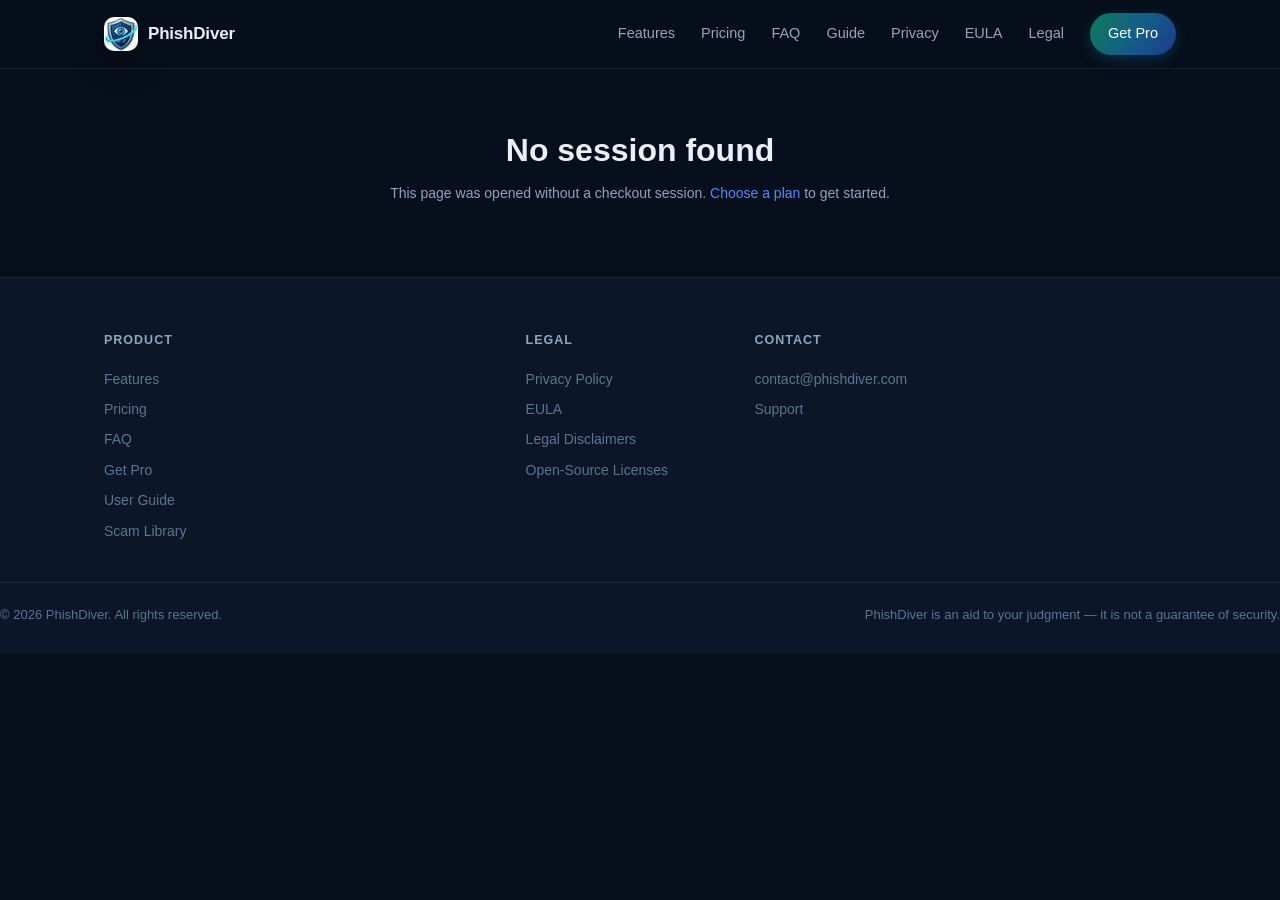
<file: checkout-success.html>
<!DOCTYPE html>
<html lang="en">
<head>
<meta charset="UTF-8" />
<link rel="icon" type="image/x-icon" href="favicon.ico" />
<link rel="icon" type="image/png" sizes="32x32" href="favicon-32.png" />
<meta name="viewport" content="width=device-width, initial-scale=1.0" />
<title>Thank you — PhishDiver</title>
<meta name="description" content="Payment received. Get your PhishDiver license key and activate it." />
<meta name="theme-color" content="#070f1c" />
<link rel="stylesheet" href="css/styles.css" />
<style>
  .success-wrap { max-width: 640px; margin: 0 auto; padding: 48px 0 72px; text-align: center; }
  .success-ico { width: 72px; height: 72px; border-radius: 50%; background: #123b24; border: 1px solid #2a7a4a; color: #3ddc84; font-size: 34px; line-height: 72px; margin: 0 auto 18px; }
  .spinner { width: 46px; height: 46px; margin: 0 auto 18px; border-radius: 50%; border: 4px solid #223047; border-top-color: #4f8cff; animation: spin 0.9s linear infinite; }
  @keyframes spin { to { transform: rotate(360deg); } }
  .keybox { background: #0a1226; border: 1px solid #2f4a7a; border-radius: 12px; padding: 16px; font-family: ui-monospace, "Cascadia Code", Consolas, monospace; font-size: 16px; letter-spacing: 1.5px; color: #7fd1ff; word-break: break-all; margin: 18px 0; user-select: all; }
  .steps { text-align: left; background: #0c1730; border: 1px solid #223047; border-radius: 12px; padding: 18px 22px; font-size: 13.5px; color: #c3d2ea; line-height: 1.8; margin-top: 20px; }
  .steps strong { color: #fff; }
  .copy-btn { margin-top: 8px; }
  .status-msg { color: #8ea3c4; font-size: 13.5px; margin-top: 6px; }
</style>
</head>
<body>

<header class="site-header">
  <div class="container nav">
    <a class="brand" href="index.html">
      <span class="logo"><img src="images/icon48.png" alt="PhishDiver" /></span>
      <span>PhishDiver</span>
    </a>
    <button class="nav-toggle" id="nav-toggle" aria-label="Menu">☰</button>
    <nav class="nav-links" id="nav-links">
      <a href="index.html#features">Features</a>
      <a href="index.html#pricing">Pricing</a>
      <a href="index.html#faq">FAQ</a>
      <a href="guide.html">Guide</a>
      <a href="privacy.html">Privacy</a>
      <a href="eula.html">EULA</a>
      <a href="disclaimer.html">Legal</a>
      <a class="nav-cta" href="checkout.html">Get Pro</a>
    </nav>
  </div>
</header>

<main class="container">
  <div class="success-wrap">
    <div id="loading">
      <div class="spinner"></div>
      <div class="status-msg">Confirming your payment…</div>
    </div>

    <div id="done" style="display:none">
      <div class="success-ico">✓</div>
      <div class="section-kicker">Payment confirmed</div>
      <h1 style="margin:8px 0 6px">Welcome to PhishDiver</h1>
      <p style="color:#8ea3c4;font-size:14px">Here is your license key — keep it safe. You'll need it if you switch devices.</p>
      <div class="keybox" id="keybox"></div>
      <button class="btn btn-primary copy-btn" id="copy-btn">Copy license key</button>
      <div class="steps">
        <strong>How to activate:</strong><br />
        1. Open the <strong>PhishDiver</strong> extension (click its icon in the toolbar).<br />
        2. Open the <strong>Pro</strong> tab.<br />
        3. Paste the key above into <em>“Already have a license key?”</em> and click <strong>Activate</strong>.<br />
        4. Reload your open Gmail / Outlook / Proton tabs to enable full Pro scanning.
      </div>
    </div>

    <div id="notpaid" style="display:none">
      <div class="success-ico" style="background:#3a2210;border-color:#8a5a2a;color:#ffc166">?</div>
      <h1 style="margin:8px 0 6px">Payment not confirmed yet</h1>
      <p style="color:#8ea3c4;font-size:14px">We couldn't confirm your payment. If you completed it, check your email for your license key, or wait a moment and <a href="javascript:location.reload()" style="color:#4f8cff">try again</a>.</p>
    </div>

    <div id="missing" style="display:none">
      <h1 style="margin:8px 0 6px">No session found</h1>
      <p style="color:#8ea3c4;font-size:14px">This page was opened without a checkout session. <a href="checkout.html" style="color:#4f8cff">Choose a plan</a> to get started.</p>
    </div>
  </div>
</main>

<footer class="site-footer">
  <div class="container footer-grid">
    <div class="footer-col">
      <h4>Product</h4>
      <a href="index.html#features">Features</a>
      <a href="index.html#pricing">Pricing</a>
      <a href="index.html#faq">FAQ</a>
      <a href="checkout.html">Get Pro</a>
      <a href="guide.html">User Guide</a>
      <a href="index.html#scams">Scam Library</a>
    </div>
    <div class="footer-col">
      <h4>Legal</h4>
      <a href="privacy.html">Privacy Policy</a>
      <a href="eula.html">EULA</a>
      <a href="disclaimer.html">Legal Disclaimers</a>
      <a href="licenses.html">Open-Source Licenses</a>
    </div>
    <div class="footer-col">
      <h4>Contact</h4>
      <a href="mailto:contact@phishdiver.com">contact@phishdiver.com</a>
      <a href="index.html#pricing">Support</a>
    </div>
  </div>
  <div class="footer-bottom">
    <span>© <span id="year">2026</span> PhishDiver. All rights reserved.</span>
    <span>PhishDiver is an aid to your judgment — it is not a guarantee of security.</span>
  </div>
</footer>

<script src="js/checkout-success.js"></script>
<script src="js/main.js"></script>
</body>
</html>
</file>
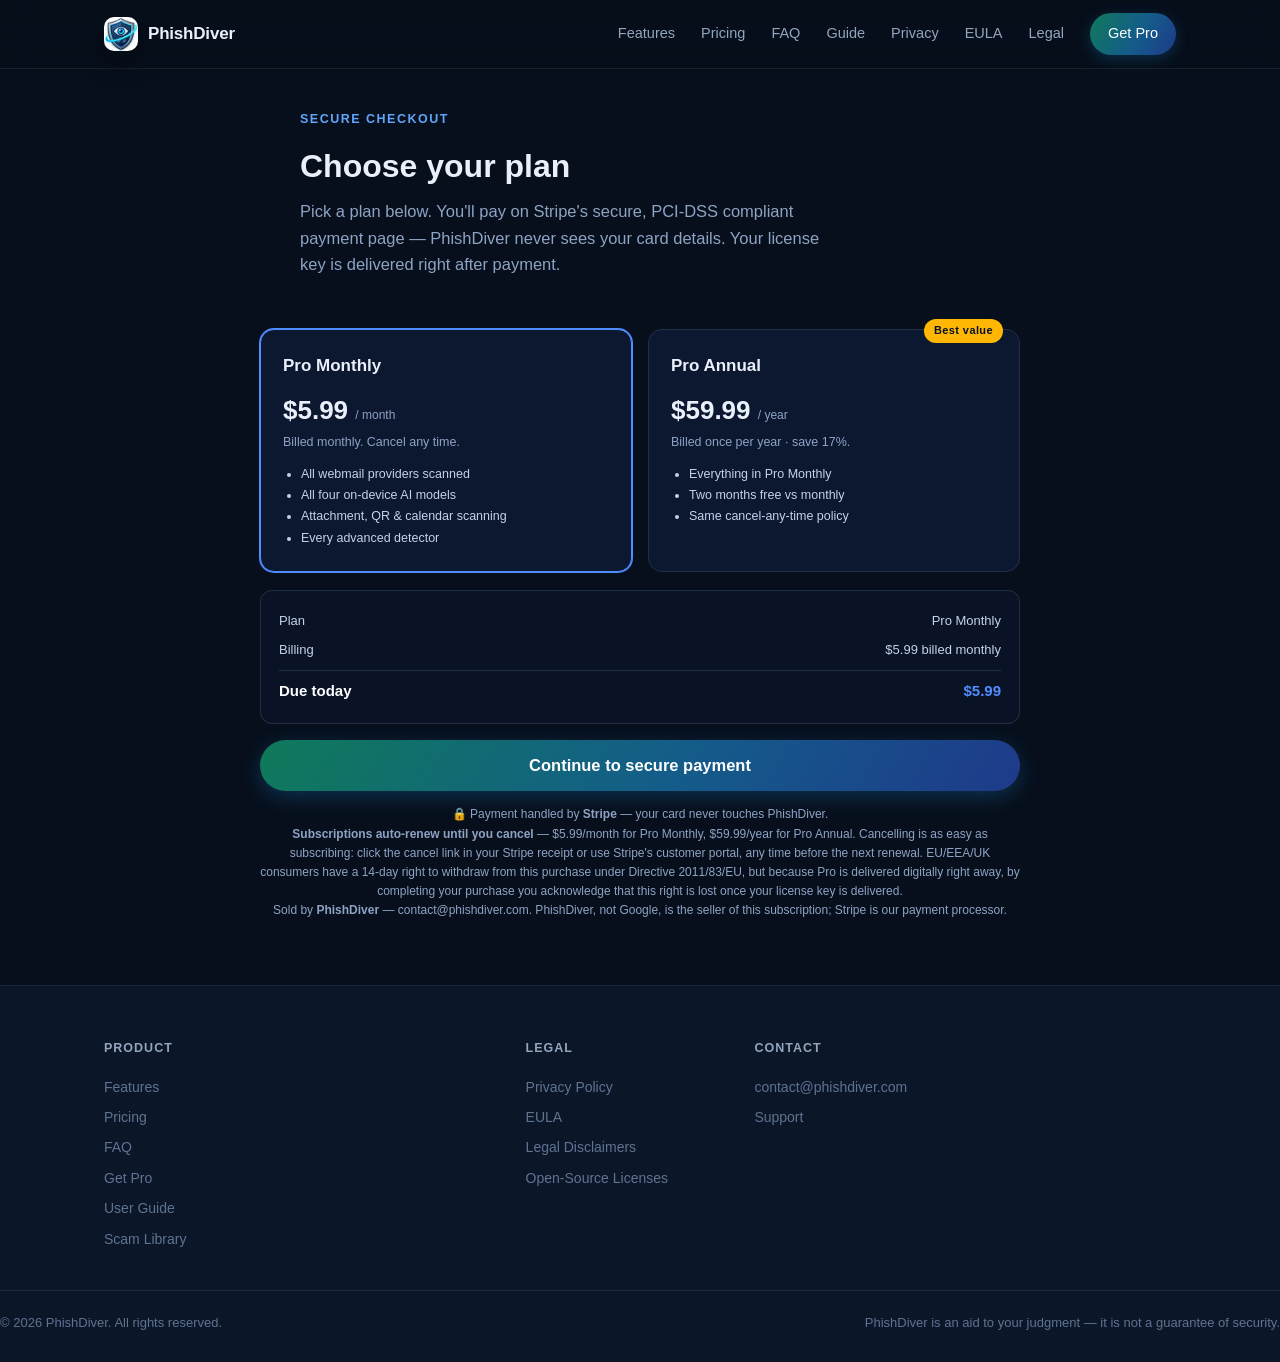
<file: checkout.html>
<!DOCTYPE html>
<html lang="en">
<head>
<meta charset="UTF-8" />
<link rel="icon" type="image/x-icon" href="favicon.ico" />
<link rel="icon" type="image/png" sizes="32x32" href="favicon-32.png" />
<meta name="viewport" content="width=device-width, initial-scale=1.0" />
<title>Checkout — PhishDiver</title>
<meta name="description" content="Choose your PhishDiver plan and subscribe. Billing is handled securely by Stripe." />
<meta name="theme-color" content="#070f1c" />
<link rel="stylesheet" href="css/styles.css" />
<style>
  .checkout-wrap { max-width: 760px; margin: 0 auto; padding: 40px 0 64px; }
  .checkout-grid { display: grid; grid-template-columns: 1fr 1fr; gap: 16px; margin-top: 22px; }
  .checkout-card { position: relative; border: 1px solid #223047; border-radius: 14px; background: #0c1730; padding: 22px; cursor: pointer; transition: border-color .15s, transform .15s; }
  .checkout-card:hover { border-color: #2f4a7a; }
  .checkout-card.sel { border-color: #4f8cff; box-shadow: 0 0 0 1px #4f8cff; }
  .checkout-card .tag { position: absolute; top: -11px; right: 16px; font-size: 11px; font-weight: 700; color: #061224; background: #ffb703; padding: 3px 10px; border-radius: 20px; }
  .checkout-card h3 { margin: 0 0 2px; font-size: 17px; }
  .checkout-card .price { font-size: 26px; font-weight: 800; margin: 10px 0 2px; }
  .checkout-card .price small { font-size: 12px; font-weight: 400; color: #8ea3c4; }
  .checkout-card .sub { font-size: 12.5px; color: #8ea3c4; line-height: 1.5; margin-bottom: 12px; }
  .checkout-card ul { margin: 0; padding: 0 0 0 18px; font-size: 12.5px; color: #c3d2ea; line-height: 1.7; }
  .checkout-summary { margin-top: 18px; border: 1px solid #223047; border-radius: 12px; background: #0a1226; padding: 16px 18px; font-size: 13px; }
  .checkout-summary .row { display: flex; justify-content: space-between; padding: 4px 0; color: #c3d2ea; }
  .checkout-summary .row.total { font-weight: 700; color: #fff; border-top: 1px solid #223047; margin-top: 6px; padding-top: 8px; font-size: 15px; }
  .checkout-summary .row.total .amt { color: #4f8cff; }
  .btn-block { width: 100%; margin-top: 16px; }
  .trust { text-align: center; color: #8ea3c4; font-size: 12px; margin-top: 14px; line-height: 1.6; }
  .errbox { display: none; margin-top: 14px; border-radius: 10px; background: #3a1220; border: 1px solid #7a2b3f; color: #ffb3c1; padding: 12px 14px; font-size: 13px; }
  @media (max-width: 640px) { .checkout-grid { grid-template-columns: 1fr; } }
</style>
</head>
<body>

<header class="site-header">
  <div class="container nav">
    <a class="brand" href="index.html">
      <span class="logo"><img src="images/icon48.png" alt="PhishDiver" /></span>
      <span>PhishDiver</span>
    </a>
    <button class="nav-toggle" id="nav-toggle" aria-label="Menu">☰</button>
    <nav class="nav-links" id="nav-links">
      <a href="index.html#features">Features</a>
      <a href="index.html#pricing">Pricing</a>
      <a href="index.html#faq">FAQ</a>
      <a href="guide.html">Guide</a>
      <a href="privacy.html">Privacy</a>
      <a href="eula.html">EULA</a>
      <a href="disclaimer.html">Legal</a>
      <a class="nav-cta" href="checkout.html">Get Pro</a>
    </nav>
  </div>
</header>

<main class="container">
  <div class="checkout-wrap">
    <div class="section-head" style="text-align:left">
      <div class="section-kicker">Secure checkout</div>
      <h1 style="margin:8px 0 6px">Choose your plan</h1>
      <p style="color:#8ea3c4;max-width:520px">Pick a plan below. You'll pay on Stripe's secure, PCI-DSS compliant payment page — PhishDiver never sees your card details. Your license key is delivered right after payment.</p>
    </div>

    <div class="checkout-grid">
      <div class="checkout-card" data-plan="monthly">
        <h3>Pro Monthly</h3>
        <div class="price">$5.99 <small>/ month</small></div>
        <div class="sub">Billed monthly. Cancel any time.</div>
        <ul>
          <li>All webmail providers scanned</li>
          <li>All four on-device AI models</li>
          <li>Attachment, QR &amp; calendar scanning</li>
          <li>Every advanced detector</li>
        </ul>
      </div>
      <div class="checkout-card sel" data-plan="annual">
        <span class="tag">Best value</span>
        <h3>Pro Annual</h3>
        <div class="price">$59.99 <small>/ year</small></div>
        <div class="sub">Billed once per year · save 17%.</div>
        <ul>
          <li>Everything in Pro Monthly</li>
          <li>Two months free vs monthly</li>
          <li>Same cancel-any-time policy</li>
        </ul>
      </div>
    </div>

    <div class="checkout-summary">
      <div class="row"><span>Plan</span><span id="sum-plan">Pro Annual</span></div>
      <div class="row"><span>Billing</span><span id="sum-bill">$59.99 billed once a year</span></div>
      <div class="row total"><span>Due today</span><span class="amt" id="sum-total">$59.99</span></div>
    </div>

    <button class="btn btn-primary btn-lg btn-block" id="continue-btn">Continue to secure payment</button>
    <div class="errbox" id="errbox"></div>
    <div class="trust">
      🔒 Payment handled by <strong>Stripe</strong> — your card never touches PhishDiver.<br />
      <strong>Subscriptions auto-renew until you cancel</strong> — $5.99/month for Pro Monthly, $59.99/year for Pro
      Annual. Cancelling is as easy as subscribing: click the cancel link in your Stripe receipt or use Stripe's
      customer portal, any time before the next renewal. EU/EEA/UK consumers have a 14-day right to withdraw from this
      purchase under Directive 2011/83/EU, but because Pro is delivered digitally right away, by completing your
      purchase you acknowledge that this right is lost once your license key is delivered.<br />
      Sold by <strong>PhishDiver</strong> — contact@phishdiver.com. PhishDiver, not Google, is the seller of this
      subscription; Stripe is our payment processor.
    </div>
  </div>
</main>

<footer class="site-footer">
  <div class="container footer-grid">
    <div class="footer-col">
      <h4>Product</h4>
      <a href="index.html#features">Features</a>
      <a href="index.html#pricing">Pricing</a>
      <a href="index.html#faq">FAQ</a>
      <a href="checkout.html">Get Pro</a>
        <a href="guide.html">User Guide</a>
        <a href="index.html#scams">Scam Library</a>
    </div>
    <div class="footer-col">
      <h4>Legal</h4>
      <a href="privacy.html">Privacy Policy</a>
      <a href="eula.html">EULA</a>
      <a href="disclaimer.html">Legal Disclaimers</a>
      <a href="licenses.html">Open-Source Licenses</a>
    </div>
    <div class="footer-col">
      <h4>Contact</h4>
      <a href="mailto:contact@phishdiver.com">contact@phishdiver.com</a>
      <a href="index.html#pricing">Support</a>
    </div>
  </div>
  <div class="footer-bottom">
    <span>© <span id="year">2026</span> PhishDiver. All rights reserved.</span>
    <span>PhishDiver is an aid to your judgment — it is not a guarantee of security.</span>
  </div>
</footer>

<script src="js/checkout.js"></script>
<script src="js/main.js"></script>
</body>
</html>
</file>
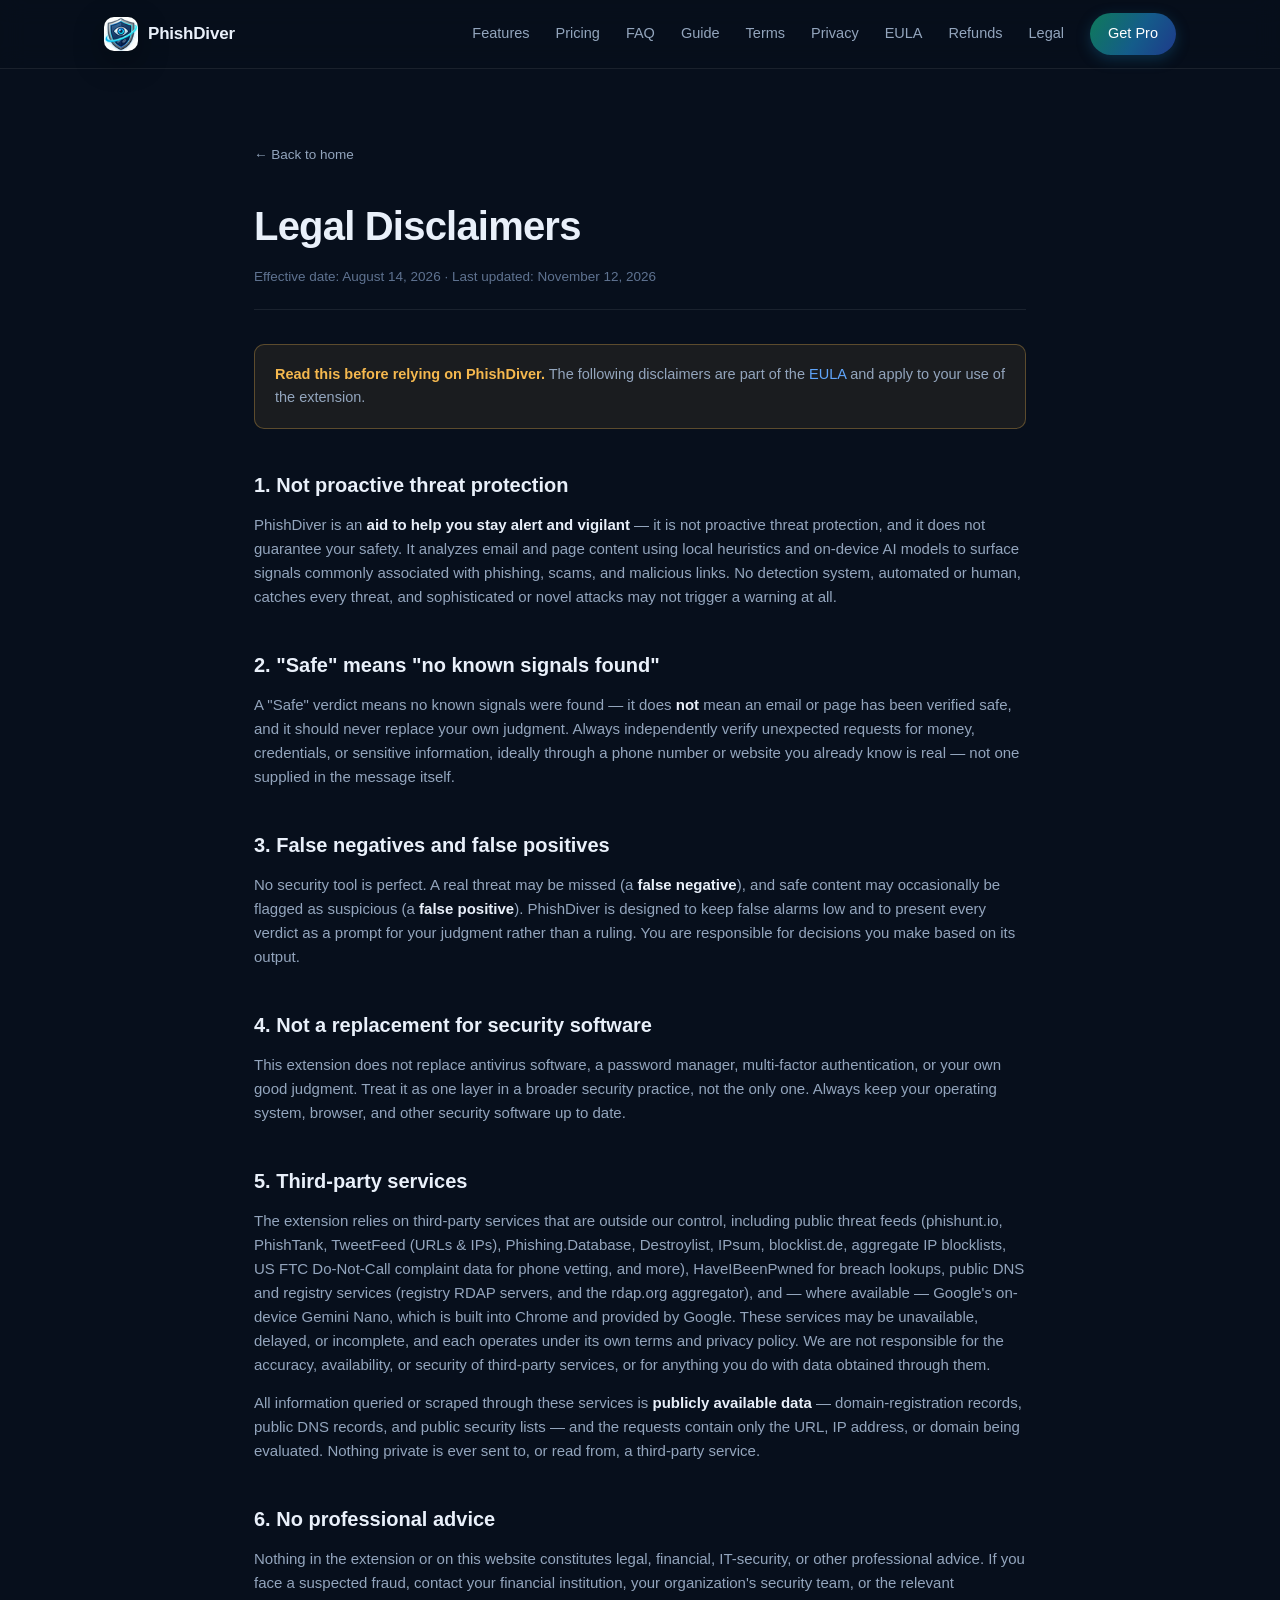
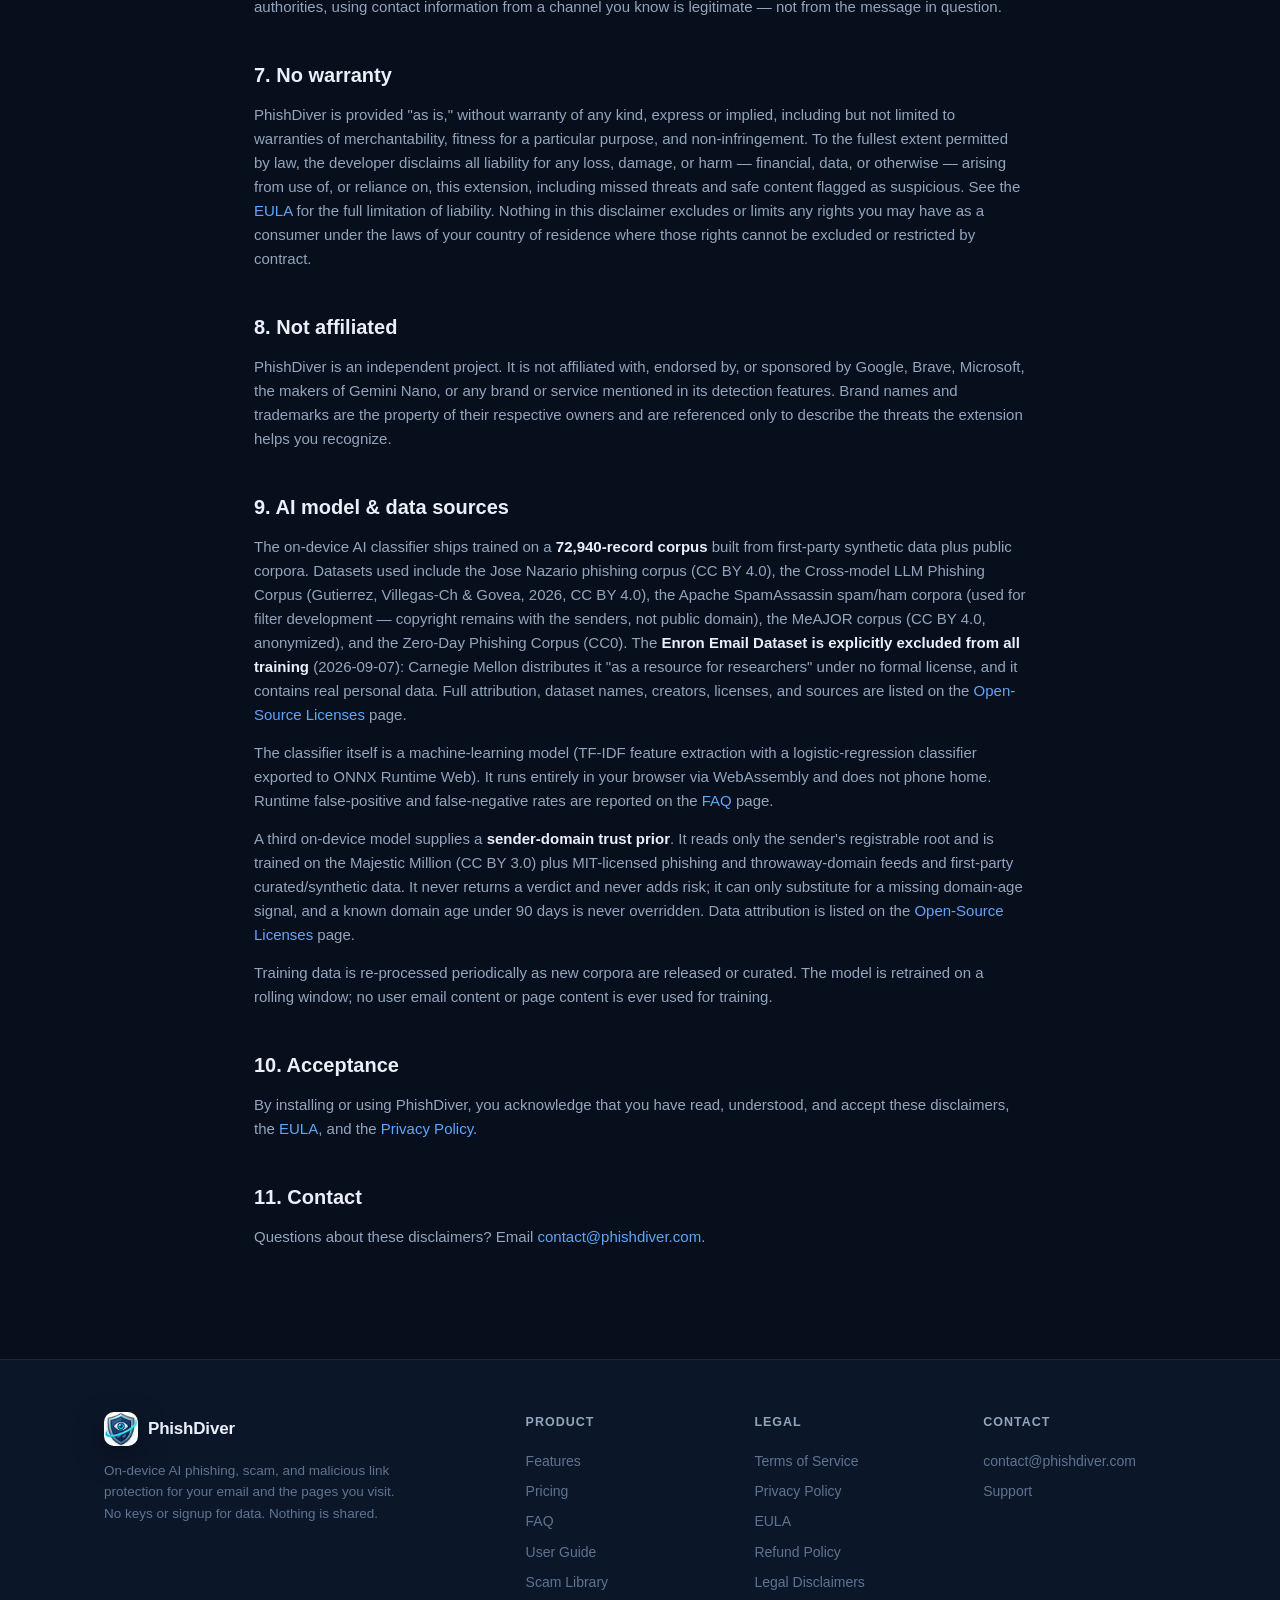
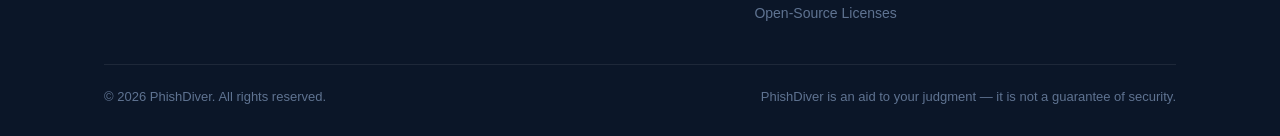
<file: disclaimer.html>
﻿<!DOCTYPE html>
<html lang="en">
<head>
<meta charset="UTF-8" />
<link rel="icon" type="image/x-icon" href="favicon.ico" />
<link rel="icon" type="image/png" sizes="32x32" href="favicon-32.png" />
<meta name="viewport" content="width=device-width, initial-scale=1.0" />
<title>Legal Disclaimers — PhishDiver</title>
<meta name="description" content="PhishDiver legal disclaimers: what the extension does and does not guarantee, and how to use it responsibly." />
<meta name="theme-color" content="#070f1c" />
<link rel="stylesheet" href="css/styles.css" />
</head>
<body>

<header class="site-header">
  <div class="container nav">
    <a class="brand" href="index.html">
      <span class="logo"><img src="images/icon48.png" alt="PhishDiver" /></span>
      <span>PhishDiver</span>
    </a>
    <button class="nav-toggle" id="nav-toggle" aria-label="Menu">☰</button>
    <nav class="nav-links" id="nav-links">
      <a href="index.html#features">Features</a>
      <a href="index.html#pricing">Pricing</a>
      <a href="index.html#faq">FAQ</a>
      <a href="guide.html">Guide</a>
      <a href="terms.html">Terms</a>
      <a href="privacy.html">Privacy</a>
      <a href="eula.html">EULA</a>
      <a href="refund.html">Refunds</a>
      <a href="disclaimer.html">Legal</a>
      <a class="nav-cta" href="checkout.html">Get Pro</a>
    </nav>
  </div>
</header>

<main class="legal-page">
  <a class="back" href="index.html">← Back to home</a>
  <h1>Legal Disclaimers</h1>
  <div class="meta">Effective date: August 14, 2026 · Last updated: November 12, 2026</div>

  <div class="callout">
    <strong>Read this before relying on PhishDiver.</strong> The following disclaimers are part of the
    <a href="eula.html">EULA</a> and apply to your use of the extension.
  </div>

  <h2>1. Not proactive threat protection</h2>
  <p>
    PhishDiver is an <strong>aid to help you stay alert and vigilant</strong> — it is not proactive threat
    protection, and it does not guarantee your safety. It analyzes email and page content using local heuristics and
    on-device AI models to surface signals commonly associated with phishing, scams, and malicious links. No detection system,
    automated or human, catches every threat, and sophisticated or novel attacks may not trigger a warning at all.
  </p>

  <h2>2. "Safe" means "no known signals found"</h2>
  <p>
    A "Safe" verdict means no known signals were found — it does <strong>not</strong> mean an email or page has been
    verified safe, and it should never replace your own judgment. Always independently verify unexpected requests for
    money, credentials, or sensitive information, ideally through a phone number or website you already know is real —
    not one supplied in the message itself.
  </p>

  <h2>3. False negatives and false positives</h2>
  <p>
    No security tool is perfect. A real threat may be missed (a <strong>false negative</strong>), and safe content may
    occasionally be flagged as suspicious (a <strong>false positive</strong>). PhishDiver is designed to keep
    false alarms low and to present every verdict as a prompt for your judgment rather than a ruling. You are
    responsible for decisions you make based on its output.
  </p>

  <h2>4. Not a replacement for security software</h2>
  <p>
    This extension does not replace antivirus software, a password manager, multi-factor authentication, or your own
    good judgment. Treat it as one layer in a broader security practice, not the only one. Always keep your operating
    system, browser, and other security software up to date.
  </p>

  <h2>5. Third-party services</h2>
  <p>
    The extension relies on third-party services that are outside our control, including public threat feeds
    (phishunt.io, PhishTank, TweetFeed (URLs & IPs), Phishing.Database, Destroylist,
    IPsum, blocklist.de, aggregate IP blocklists, US FTC Do-Not-Call complaint data for phone
    vetting, and
    more), HaveIBeenPwned for breach lookups, public DNS and
    registry services (registry RDAP servers, and the rdap.org aggregator), and — where available — Google's on-device Gemini Nano, which is built into Chrome and provided by Google. These services may be unavailable,
    delayed, or incomplete, and each operates under its own terms and privacy policy. We are not responsible for the
    accuracy, availability, or security of third-party services, or for anything you do with data obtained through
    them.
  </p>
  <p>
    All information queried or scraped through these services is <strong>publicly available data</strong> —
    domain-registration records, public DNS records, and public security lists — and the
    requests contain only the URL, IP address, or domain being evaluated. Nothing private is ever sent to, or read
    from, a third-party service.
  </p>

  <h2>6. No professional advice</h2>
  <p>
    Nothing in the extension or on this website constitutes legal, financial, IT-security, or other professional
    advice. If you face a suspected fraud, contact your financial institution, your organization's security team, or
    the relevant authorities, using contact information from a channel you know is legitimate — not from the message
    in question.
  </p>

  <h2>7. No warranty</h2>
  <p>
    PhishDiver is provided "as is," without warranty of any kind, express or implied, including but not limited to
    warranties of merchantability, fitness for a particular purpose, and non-infringement. To the fullest extent
    permitted by law, the developer disclaims all liability for any loss, damage, or harm — financial, data, or
    otherwise — arising from use of, or reliance on, this extension, including missed threats and safe content flagged
    as suspicious. See the <a href="eula.html">EULA</a> for the full limitation of liability. Nothing in this
    disclaimer excludes or limits any rights you may have as a consumer under the laws of your country of residence
    where those rights cannot be excluded or restricted by contract.
  </p>

  <h2>8. Not affiliated</h2>
  <p>
    PhishDiver is an independent project. It is not affiliated with, endorsed by, or sponsored by Google, Brave,
    Microsoft, the makers of Gemini Nano, or any brand or service mentioned in its detection features. Brand names and
    trademarks are the property of their respective owners and are referenced only to describe the threats the
    extension helps you recognize.
  </p>

  <h2 id="ai">9. AI model &amp; data sources</h2>
  <p>
    The on-device AI classifier ships trained on a <strong>72,940-record corpus</strong> built from first-party
    synthetic data plus public corpora. Datasets used include the Jose Nazario phishing corpus (CC BY 4.0),
    the Cross-model LLM Phishing Corpus (Gutierrez, Villegas-Ch &amp; Govea, 2026, CC BY 4.0), the Apache
    SpamAssassin spam/ham corpora (used for filter development — copyright remains with the senders, not public
    domain), the MeAJOR corpus (CC BY 4.0, anonymized), and the Zero-Day Phishing Corpus (CC0).
    The <strong>Enron Email Dataset is explicitly excluded from all training</strong> (2026-09-07): Carnegie
    Mellon distributes it "as a resource for researchers" under no formal license, and it contains real personal
    data. Full attribution, dataset names, creators, licenses, and sources are listed on the <a href="licenses.html">Open-Source Licenses</a> page.
  </p>
  <p>
    The classifier itself is a machine-learning model (TF-IDF feature extraction with a logistic-regression classifier exported to ONNX Runtime Web). It runs entirely in your browser via WebAssembly and does not phone home. Runtime false-positive and false-negative rates are reported on the <a href="index.html#faq">FAQ</a> page.
  </p>
  <p>
    A third on-device model supplies a <strong>sender-domain trust prior</strong>. It reads only the sender's
    registrable root and is trained on the Majestic Million (CC BY 3.0) plus MIT-licensed phishing and
    throwaway-domain feeds and first-party curated/synthetic data. It never returns a verdict and never adds
    risk; it can only substitute for a missing domain-age signal, and a known domain age under 90 days is never
    overridden. Data attribution is listed on the <a href="licenses.html">Open-Source Licenses</a> page.
  </p>
  <p>
    Training data is re-processed periodically as new corpora are released or curated. The model is retrained on a rolling window; no user email content or page content is ever used for training.
  </p>

  <h2>10. Acceptance</h2>
  <p>
    By installing or using PhishDiver, you acknowledge that you have read, understood, and accept these
    disclaimers, the <a href="eula.html">EULA</a>, and the <a href="privacy.html">Privacy Policy</a>.
  </p>

  <h2>11. Contact</h2>
  <p>
    Questions about these disclaimers? Email
    <a href="mailto:contact@phishdiver.com">contact@phishdiver.com</a>.
  </p>
</main>

<footer class="site-footer">
  <div class="container">
    <div class="footer-grid">
      <div>
        <a class="brand" href="index.html">
          <span class="logo"><img src="images/icon48.png" alt="PhishDiver" /></span>
          <span>PhishDiver</span>
        </a>
        <p class="blurb">On-device AI phishing, scam, and malicious link protection for your email and the pages you visit. No keys or signup for data. Nothing is shared.</p>
      </div>
      <div class="footer-col">
        <h4>Product</h4>
        <a href="index.html#features">Features</a>
        <a href="index.html#pricing">Pricing</a>
        <a href="index.html#faq">FAQ</a>
        <a href="guide.html">User Guide</a>
        <a href="index.html#scams">Scam Library</a>
      </div>
      <div class="footer-col">
        <h4>Legal</h4>
        <a href="terms.html">Terms of Service</a>
        <a href="privacy.html">Privacy Policy</a>
        <a href="eula.html">EULA</a>
        <a href="refund.html">Refund Policy</a>
        <a href="disclaimer.html">Legal Disclaimers</a>
        <a href="licenses.html">Open-Source Licenses</a>
      </div>
      <div class="footer-col">
        <h4>Contact</h4>
        <a href="mailto:contact@phishdiver.com">contact@phishdiver.com</a>
        <a href="index.html#pricing">Support</a>
      </div>
    </div>
    <div class="footer-bottom">
      <span>© <span id="year">2026</span> PhishDiver. All rights reserved.</span>
      <span>PhishDiver is an aid to your judgment — it is not a guarantee of security.</span>
    </div>
  </div>
</footer>

<script src="js/main.js"></script>
</body>
</html>
</file>
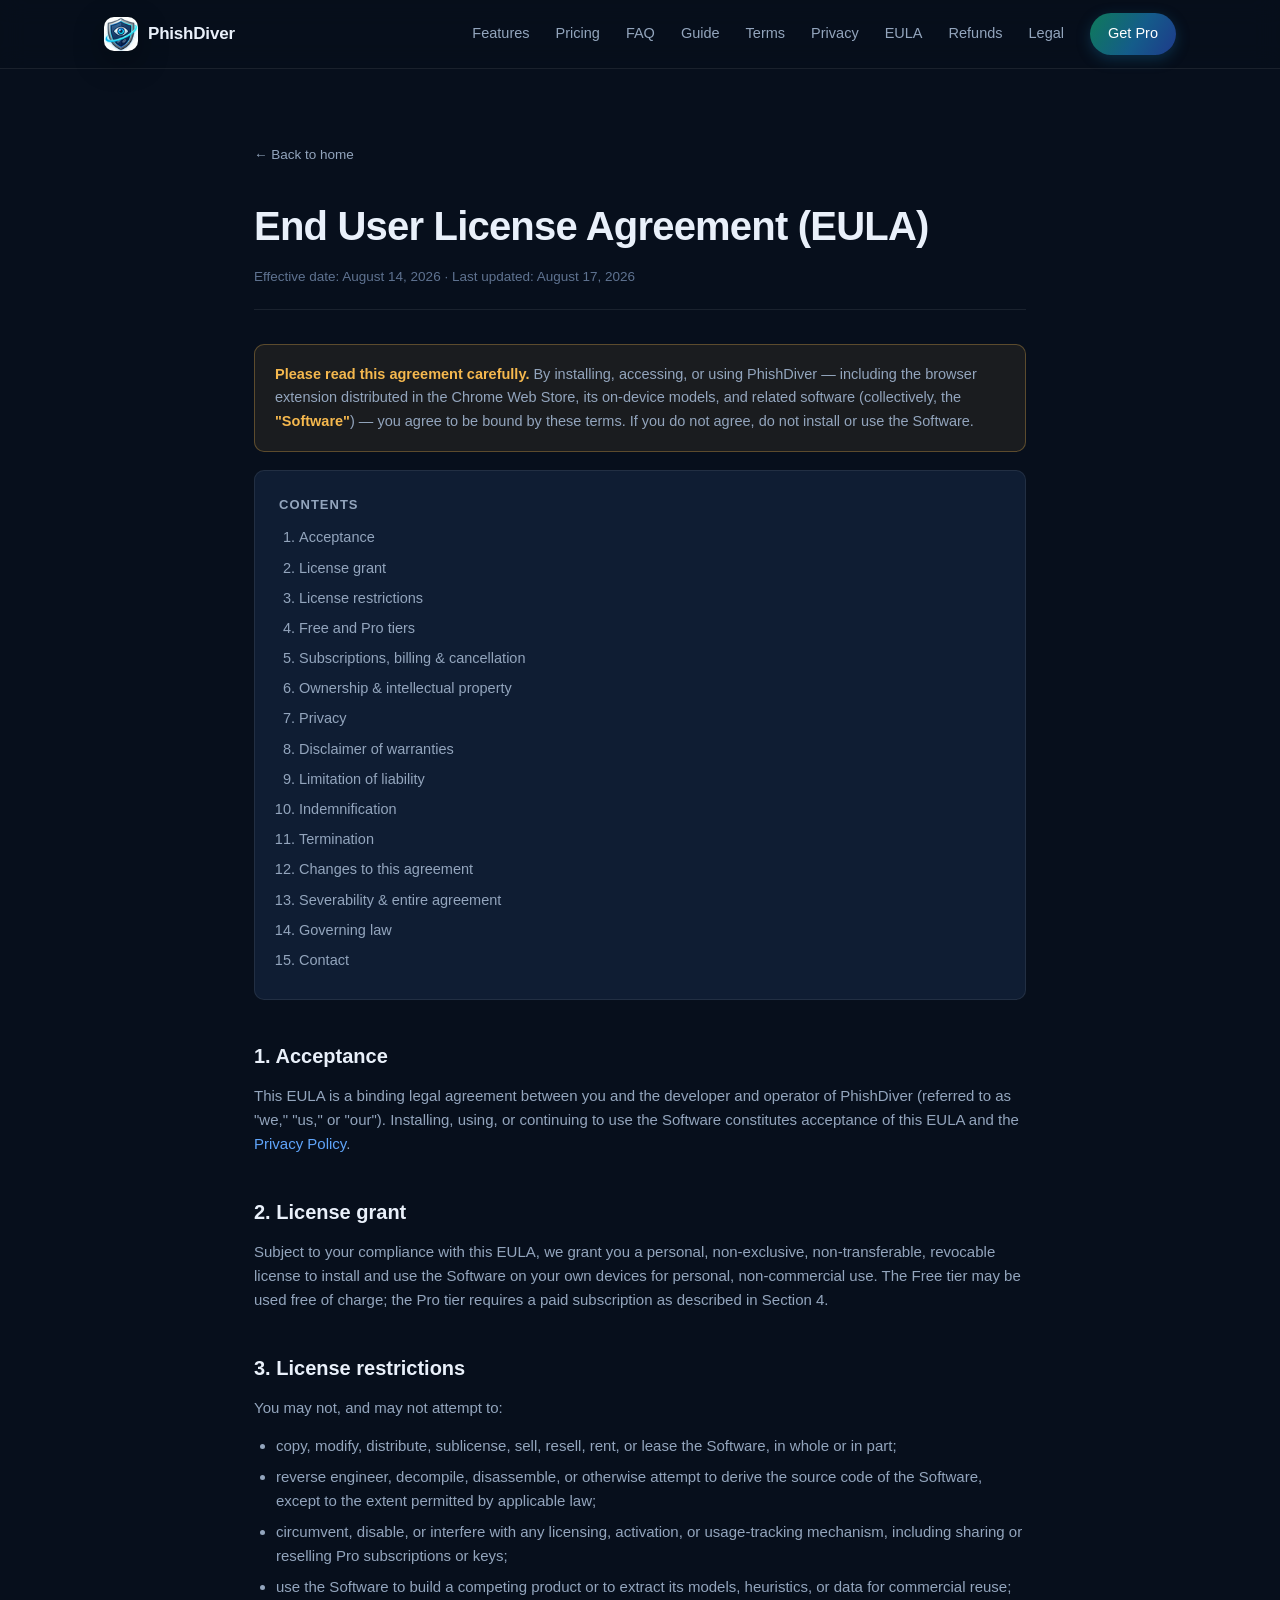
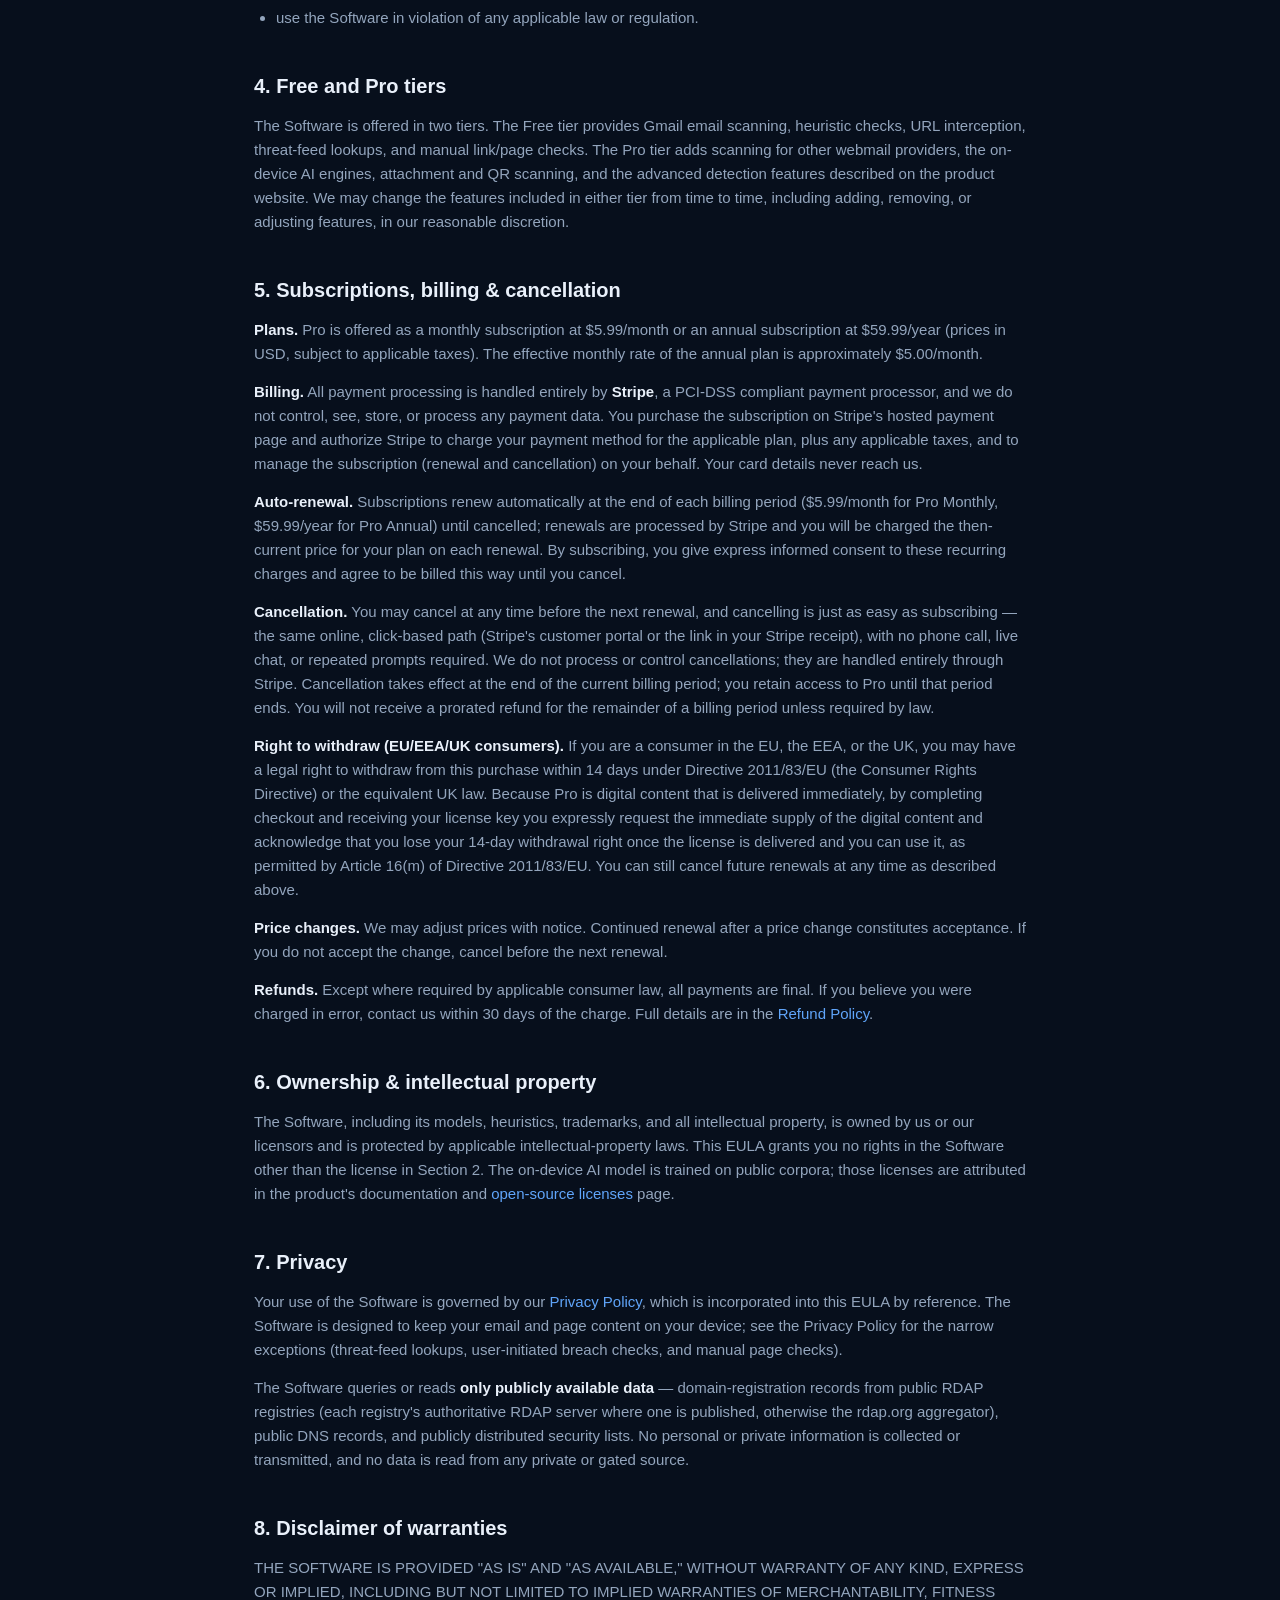
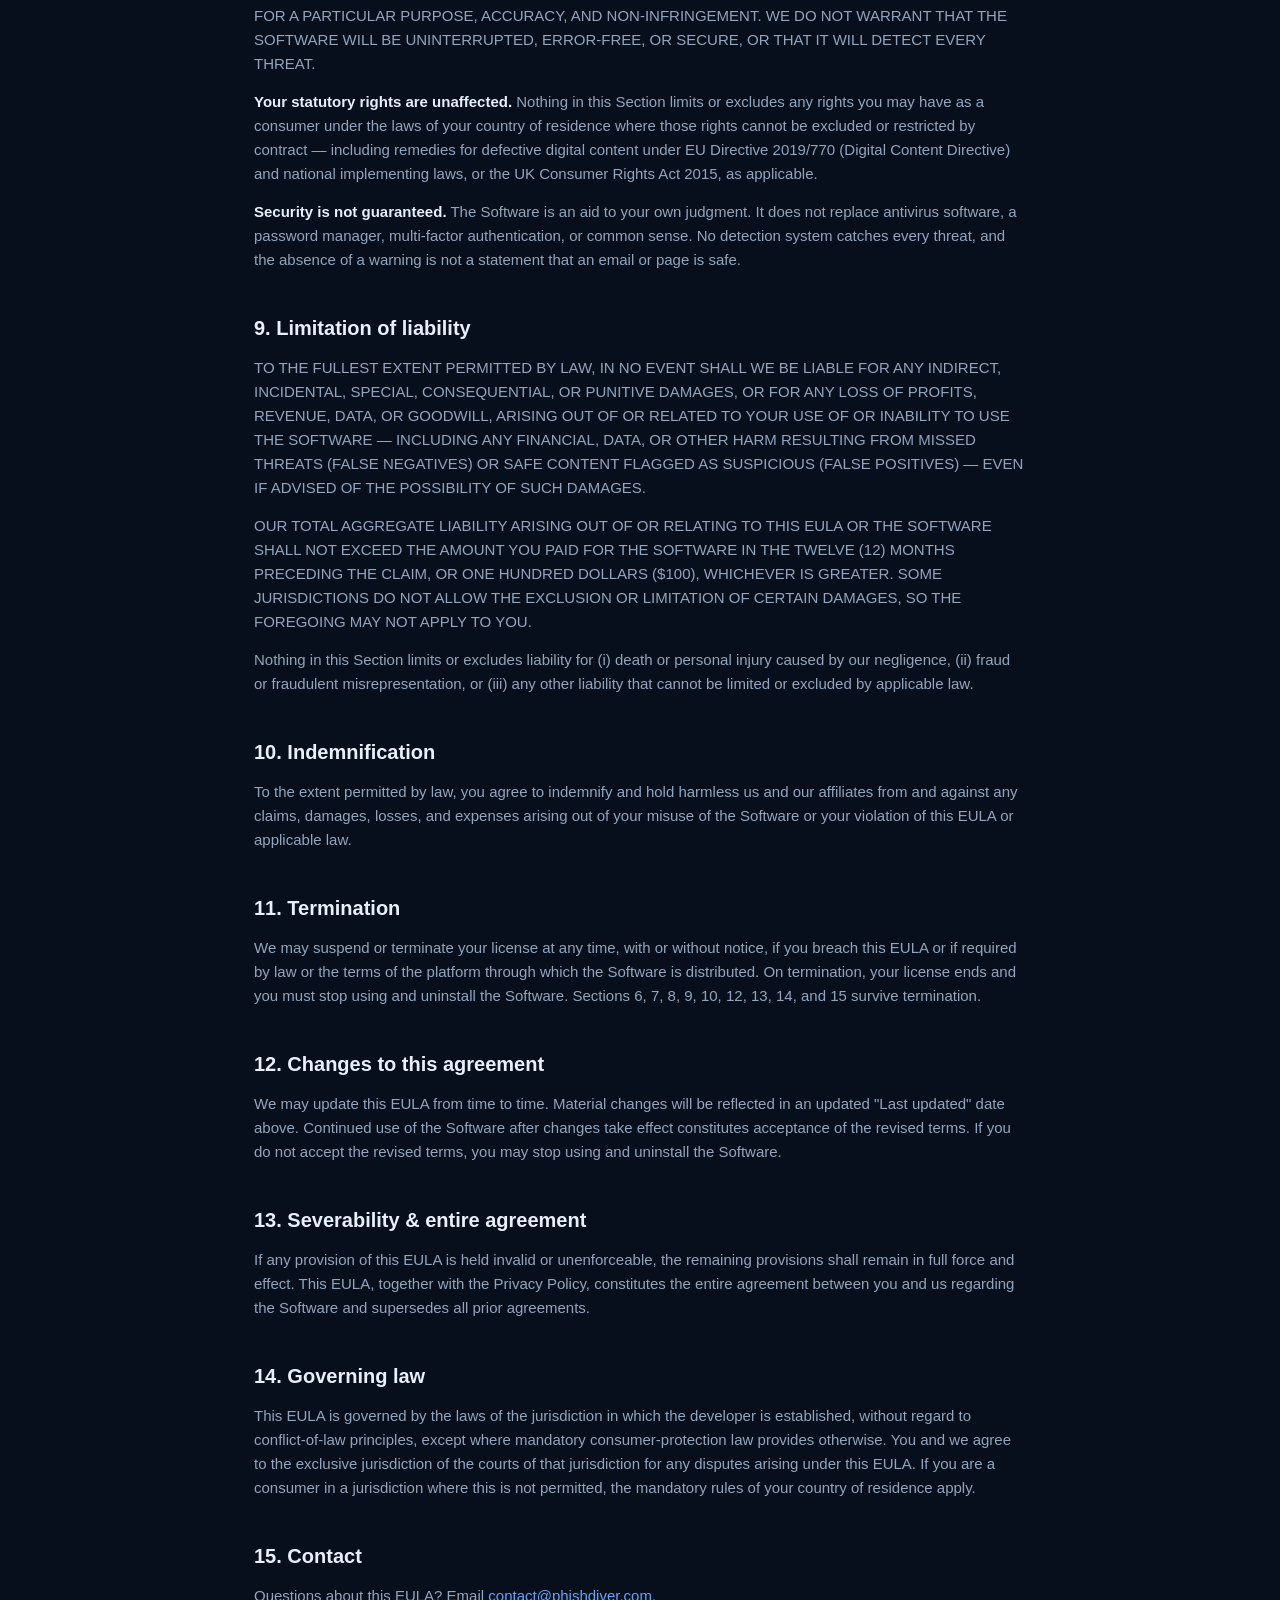
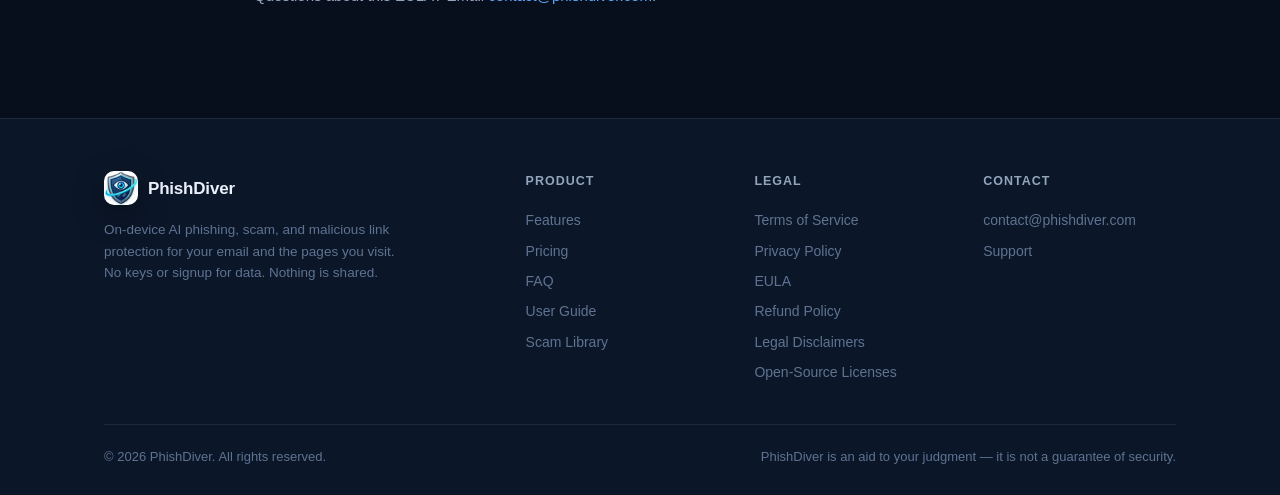
<file: eula.html>
﻿<!DOCTYPE html>
<html lang="en">
<head>
<meta charset="UTF-8" />
<link rel="icon" type="image/x-icon" href="favicon.ico" />
<link rel="icon" type="image/png" sizes="32x32" href="favicon-32.png" />
<meta name="viewport" content="width=device-width, initial-scale=1.0" />
<title>End User License Agreement — PhishDiver</title>
<meta name="description" content="The PhishDiver End User License Agreement: license terms, subscription and billing terms, warranties, and liability." />
<meta name="theme-color" content="#070f1c" />
<link rel="stylesheet" href="css/styles.css" />
</head>
<body>

<header class="site-header">
  <div class="container nav">
    <a class="brand" href="index.html">
      <span class="logo"><img src="images/icon48.png" alt="PhishDiver" /></span>
      <span>PhishDiver</span>
    </a>
    <button class="nav-toggle" id="nav-toggle" aria-label="Menu">☰</button>
    <nav class="nav-links" id="nav-links">
      <a href="index.html#features">Features</a>
      <a href="index.html#pricing">Pricing</a>
      <a href="index.html#faq">FAQ</a>
      <a href="guide.html">Guide</a>
      <a href="terms.html">Terms</a>
      <a href="privacy.html">Privacy</a>
      <a href="eula.html">EULA</a>
      <a href="refund.html">Refunds</a>
      <a href="disclaimer.html">Legal</a>
      <a class="nav-cta" href="checkout.html">Get Pro</a>
    </nav>
  </div>
</header>

<main class="legal-page">
  <a class="back" href="index.html">← Back to home</a>
  <h1>End User License Agreement (EULA)</h1>
  <div class="meta">Effective date: August 14, 2026 · Last updated: August 17, 2026</div>

  <div class="callout">
    <strong>Please read this agreement carefully.</strong> By installing, accessing, or using PhishDiver — including
    the browser extension distributed in the Chrome Web Store, its on-device models, and related software
    (collectively, the <strong>"Software"</strong>) — you agree to be bound by these terms. If you do not agree, do not
    install or use the Software.
  </div>

  <div class="legal-toc">
    <strong>Contents</strong>
    <ol>
      <li><a href="#acceptance">Acceptance</a></li>
      <li><a href="#license">License grant</a></li>
      <li><a href="#restrictions">License restrictions</a></li>
      <li><a href="#tiers">Free and Pro tiers</a></li>
      <li><a href="#billing">Subscriptions, billing &amp; cancellation</a></li>
      <li><a href="#ownership">Ownership &amp; intellectual property</a></li>
      <li><a href="#privacy">Privacy</a></li>
      <li><a href="#warranty">Disclaimer of warranties</a></li>
      <li><a href="#liability">Limitation of liability</a></li>
      <li><a href="#indemnity">Indemnification</a></li>
      <li><a href="#termination">Termination</a></li>
      <li><a href="#changes">Changes to this agreement</a></li>
      <li><a href="#severability">Severability &amp; entire agreement</a></li>
      <li><a href="#law">Governing law</a></li>
      <li><a href="#contact">Contact</a></li>
    </ol>
  </div>

  <h2 id="acceptance">1. Acceptance</h2>
  <p>
    This EULA is a binding legal agreement between you and the developer and operator of PhishDiver (referred to
    as "we," "us," or "our"). Installing, using, or continuing to use the Software constitutes acceptance of this
    EULA and the <a href="privacy.html">Privacy Policy</a>.
  </p>

  <h2 id="license">2. License grant</h2>
  <p>
    Subject to your compliance with this EULA, we grant you a personal, non-exclusive, non-transferable, revocable
    license to install and use the Software on your own devices for personal, non-commercial use. The Free tier may
    be used free of charge; the Pro tier requires a paid subscription as described in Section 4.
  </p>

  <h2 id="restrictions">3. License restrictions</h2>
  <p>You may not, and may not attempt to:</p>
  <ul>
    <li>copy, modify, distribute, sublicense, sell, resell, rent, or lease the Software, in whole or in part;</li>
    <li>reverse engineer, decompile, disassemble, or otherwise attempt to derive the source code of the Software, except to the extent permitted by applicable law;</li>
    <li>circumvent, disable, or interfere with any licensing, activation, or usage-tracking mechanism, including sharing or reselling Pro subscriptions or keys;</li>
    <li>use the Software to build a competing product or to extract its models, heuristics, or data for commercial reuse;</li>
    <li>use the Software in violation of any applicable law or regulation.</li>
  </ul>

  <h2 id="tiers">4. Free and Pro tiers</h2>
  <p>
    The Software is offered in two tiers. The Free tier provides Gmail email scanning, heuristic checks, URL
    interception, threat-feed lookups, and manual link/page checks. The Pro tier adds scanning for other webmail
    providers, the on-device AI engines, attachment and QR scanning, and the advanced detection features described on
    the product website. We may change the features included in either tier from time to time, including adding,
    removing, or adjusting features, in our reasonable discretion.
  </p>

  <h2 id="billing">5. Subscriptions, billing &amp; cancellation</h2>
  <p>
    <strong>Plans.</strong> Pro is offered as a monthly subscription at $5.99/month or an annual subscription at
    $59.99/year (prices in USD, subject to applicable taxes). The effective monthly rate of the annual plan is
    approximately $5.00/month.
  </p>
  <p>
    <strong>Billing.</strong> All payment processing is handled entirely by <strong>Stripe</strong>, a PCI-DSS compliant
    payment processor, and we do not control, see, store, or process any payment data. You purchase the subscription on
    Stripe's hosted payment page and authorize Stripe to charge your payment method for the applicable plan, plus any
    applicable taxes, and to manage the subscription (renewal and cancellation) on your behalf. Your card details never
    reach us.
  </p>
  <p>
    <strong>Auto-renewal.</strong> Subscriptions renew automatically at the end of each billing period ($5.99/month for
    Pro Monthly, $59.99/year for Pro Annual) until cancelled; renewals are processed by Stripe and you will be charged
    the then-current price for your plan on each renewal. By subscribing, you give express informed consent to these
    recurring charges and agree to be billed this way until you cancel.
  </p>
  <p>
    <strong>Cancellation.</strong> You may cancel at any time before the next renewal, and cancelling is just as easy
    as subscribing — the same online, click-based path (Stripe's customer portal or the link in your Stripe receipt),
    with no phone call, live chat, or repeated prompts required. We do not process or control cancellations; they are
    handled entirely through Stripe. Cancellation takes effect at the
    end of the current billing period; you retain access to Pro until that period ends. You will not receive a
    prorated refund for the remainder of a billing period unless required by law.
  </p>
  <p>
    <strong>Right to withdraw (EU/EEA/UK consumers).</strong> If you are a consumer in the EU, the EEA, or the UK, you
    may have a legal right to withdraw from this purchase within 14 days under Directive 2011/83/EU (the Consumer
    Rights Directive) or the equivalent UK law. Because Pro is digital content that is delivered immediately, by
    completing checkout and receiving your license key you expressly request the immediate supply of the digital
    content and acknowledge that you lose your 14-day withdrawal right once the license is delivered and you can use
    it, as permitted by Article 16(m) of Directive 2011/83/EU. You can still cancel future renewals at any time as
    described above.
  </p>
  <p>
    <strong>Price changes.</strong> We may adjust prices with notice. Continued renewal after a price change
    constitutes acceptance. If you do not accept the change, cancel before the next renewal.
  </p>
  <p>
    <strong>Refunds.</strong> Except where required by applicable consumer law, all payments are final. If you believe
    you were charged in error, contact us within 30 days of the charge. Full details are in the <a href="refund.html">Refund Policy</a>.
  </p>

  <h2 id="ownership">6. Ownership &amp; intellectual property</h2>
  <p>
    The Software, including its models, heuristics, trademarks, and all intellectual property, is owned by us or our
    licensors and is protected by applicable intellectual-property laws. This EULA grants you no rights in the
    Software other than the license in Section 2.     The on-device AI model is trained on public corpora; those licenses are
    attributed in the product's documentation and <a href="licenses.html">open-source licenses</a> page.
  </p>

  <h2 id="privacy">7. Privacy</h2>
  <p>
    Your use of the Software is governed by our <a href="privacy.html">Privacy Policy</a>, which is incorporated into
    this EULA by reference. The Software is designed to keep your email and page content on your device; see the
    Privacy Policy for the narrow exceptions (threat-feed lookups, user-initiated breach checks, and manual page
    checks).
  </p>
  <p>
    The Software queries or reads <strong>only publicly available data</strong> — domain-registration records from
    public RDAP registries (each registry's authoritative RDAP server where one is published, otherwise the rdap.org
    aggregator), public DNS records, and publicly distributed security lists.
    No personal or private information is collected or transmitted, and no data is read from any private or gated
    source.
  </p>

  <h2 id="warranty">8. Disclaimer of warranties</h2>
  <p>
    THE SOFTWARE IS PROVIDED "AS IS" AND "AS AVAILABLE," WITHOUT WARRANTY OF ANY KIND, EXPRESS OR IMPLIED, INCLUDING
    BUT NOT LIMITED TO IMPLIED WARRANTIES OF MERCHANTABILITY, FITNESS FOR A PARTICULAR PURPOSE, ACCURACY, AND
    NON-INFRINGEMENT. WE DO NOT WARRANT THAT THE SOFTWARE WILL BE UNINTERRUPTED, ERROR-FREE, OR SECURE, OR THAT IT
    WILL DETECT EVERY THREAT.
  </p>
  <p>
    <strong>Your statutory rights are unaffected.</strong> Nothing in this Section limits or excludes any rights
    you may have as a consumer under the laws of your country of residence where those rights cannot be excluded or
    restricted by contract — including remedies for defective digital content under EU Directive 2019/770 (Digital
    Content Directive) and national implementing laws, or the UK Consumer Rights Act 2015, as applicable.
  </p>
  <p>
    <strong>Security is not guaranteed.</strong> The Software is an aid to your own judgment. It does not replace
    antivirus software, a password manager, multi-factor authentication, or common sense. No detection system catches
    every threat, and the absence of a warning is not a statement that an email or page is safe.
  </p>

  <h2 id="liability">9. Limitation of liability</h2>
  <p>
    TO THE FULLEST EXTENT PERMITTED BY LAW, IN NO EVENT SHALL WE BE LIABLE FOR ANY INDIRECT, INCIDENTAL, SPECIAL,
    CONSEQUENTIAL, OR PUNITIVE DAMAGES, OR FOR ANY LOSS OF PROFITS, REVENUE, DATA, OR GOODWILL, ARISING OUT OF OR
    RELATED TO YOUR USE OF OR INABILITY TO USE THE SOFTWARE — INCLUDING ANY FINANCIAL, DATA, OR OTHER HARM RESULTING
    FROM MISSED THREATS (FALSE NEGATIVES) OR SAFE CONTENT FLAGGED AS SUSPICIOUS (FALSE POSITIVES) — EVEN IF ADVISED OF
    THE POSSIBILITY OF SUCH DAMAGES.
  </p>
  <p>
    OUR TOTAL AGGREGATE LIABILITY ARISING OUT OF OR RELATING TO THIS EULA OR THE SOFTWARE SHALL NOT EXCEED THE AMOUNT
    YOU PAID FOR THE SOFTWARE IN THE TWELVE (12) MONTHS PRECEDING THE CLAIM, OR ONE HUNDRED DOLLARS ($100), WHICHEVER
    IS GREATER. SOME JURISDICTIONS DO NOT ALLOW THE EXCLUSION OR LIMITATION OF CERTAIN DAMAGES, SO THE FOREGOING MAY
    NOT APPLY TO YOU.
  </p>
  <p>
    Nothing in this Section limits or excludes liability for (i) death or personal injury caused by our negligence,
    (ii) fraud or fraudulent misrepresentation, or (iii) any other liability that cannot be limited or excluded by
    applicable law.
  </p>

  <h2 id="indemnity">10. Indemnification</h2>
  <p>
    To the extent permitted by law, you agree to indemnify and hold harmless us and our affiliates from and against
    any claims, damages, losses, and expenses arising out of your misuse of the Software or your violation of this
    EULA or applicable law.
  </p>

  <h2 id="termination">11. Termination</h2>
  <p>
    We may suspend or terminate your license at any time, with or without notice, if you breach this EULA or if
    required by law or the terms of the platform through which the Software is distributed. On termination, your
    license ends and you must stop using and uninstall the Software. Sections 6, 7, 8, 9, 10, 12, 13, 14, and 15
    survive termination.
  </p>

  <h2 id="changes">12. Changes to this agreement</h2>
  <p>
    We may update this EULA from time to time. Material changes will be reflected in an updated "Last updated" date
    above. Continued use of the Software after changes take effect constitutes acceptance of the revised terms. If you
    do not accept the revised terms, you may stop using and uninstall the Software.
  </p>

  <h2 id="severability">13. Severability &amp; entire agreement</h2>
  <p>
    If any provision of this EULA is held invalid or unenforceable, the remaining provisions shall remain in full
    force and effect. This EULA, together with the Privacy Policy, constitutes the entire agreement between you and us
    regarding the Software and supersedes all prior agreements.
  </p>

  <h2 id="law">14. Governing law</h2>
  <p>
    This EULA is governed by the laws of the jurisdiction in which the developer is established, without regard to
    conflict-of-law principles, except where mandatory consumer-protection law provides otherwise. You and we agree to
    the exclusive jurisdiction of the courts of that jurisdiction for any disputes arising under this EULA. If you
    are a consumer in a jurisdiction where this is not permitted, the mandatory rules of your country of residence
    apply.
  </p>

  <h2 id="contact">15. Contact</h2>
  <p>
    Questions about this EULA? Email
    <a href="mailto:contact@phishdiver.com">contact@phishdiver.com</a>.
  </p>
</main>

<footer class="site-footer">
  <div class="container">
    <div class="footer-grid">
      <div>
        <a class="brand" href="index.html">
          <span class="logo"><img src="images/icon48.png" alt="PhishDiver" /></span>
          <span>PhishDiver</span>
        </a>
        <p class="blurb">On-device AI phishing, scam, and malicious link protection for your email and the pages you visit. No keys or signup for data. Nothing is shared.</p>
      </div>
      <div class="footer-col">
        <h4>Product</h4>
        <a href="index.html#features">Features</a>
        <a href="index.html#pricing">Pricing</a>
        <a href="index.html#faq">FAQ</a>
        <a href="guide.html">User Guide</a>
        <a href="index.html#scams">Scam Library</a>
      </div>
      <div class="footer-col">
        <h4>Legal</h4>
        <a href="terms.html">Terms of Service</a>
        <a href="privacy.html">Privacy Policy</a>
        <a href="eula.html">EULA</a>
        <a href="refund.html">Refund Policy</a>
        <a href="disclaimer.html">Legal Disclaimers</a>
        <a href="licenses.html">Open-Source Licenses</a>
      </div>
      <div class="footer-col">
        <h4>Contact</h4>
        <a href="mailto:contact@phishdiver.com">contact@phishdiver.com</a>
        <a href="index.html#pricing">Support</a>
      </div>
    </div>
    <div class="footer-bottom">
      <span>© <span id="year">2026</span> PhishDiver. All rights reserved.</span>
      <span>PhishDiver is an aid to your judgment — it is not a guarantee of security.</span>
    </div>
  </div>
</footer>

<script src="js/main.js"></script>
</body>
</html>
</file>
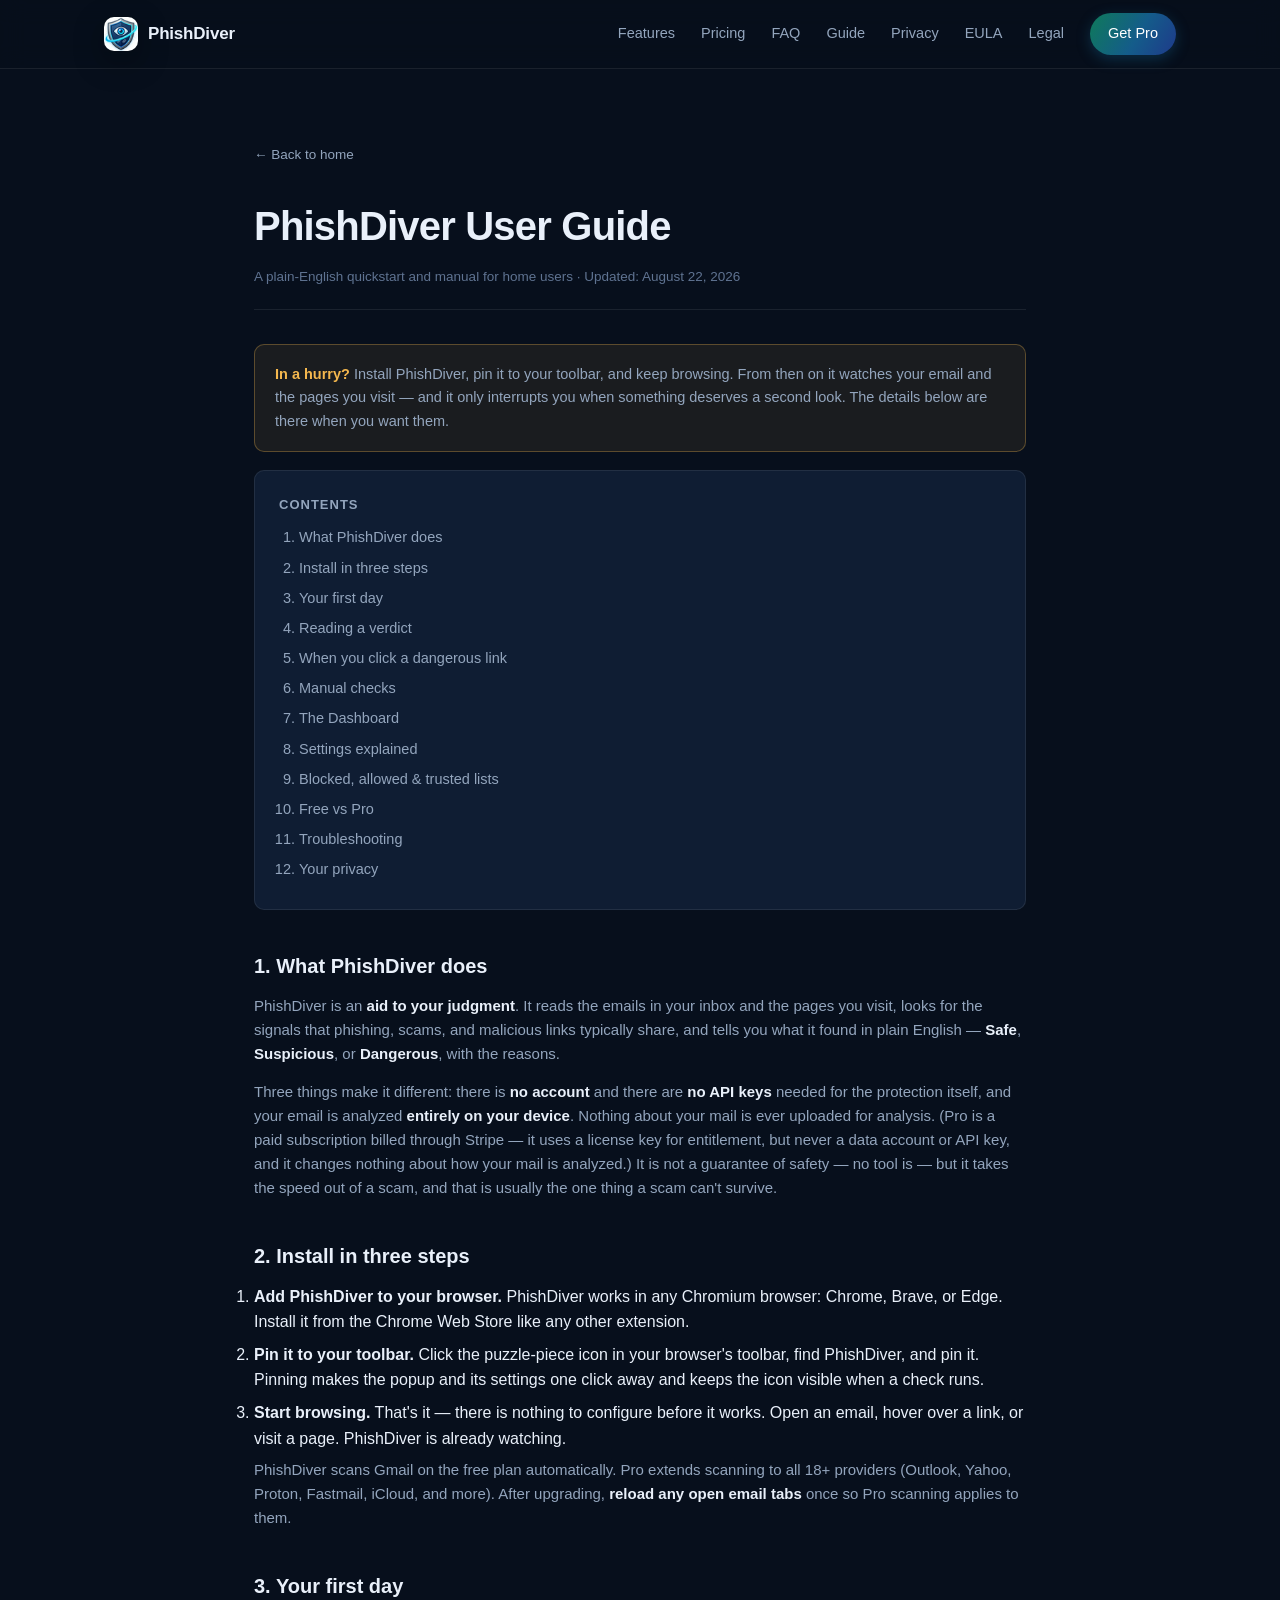
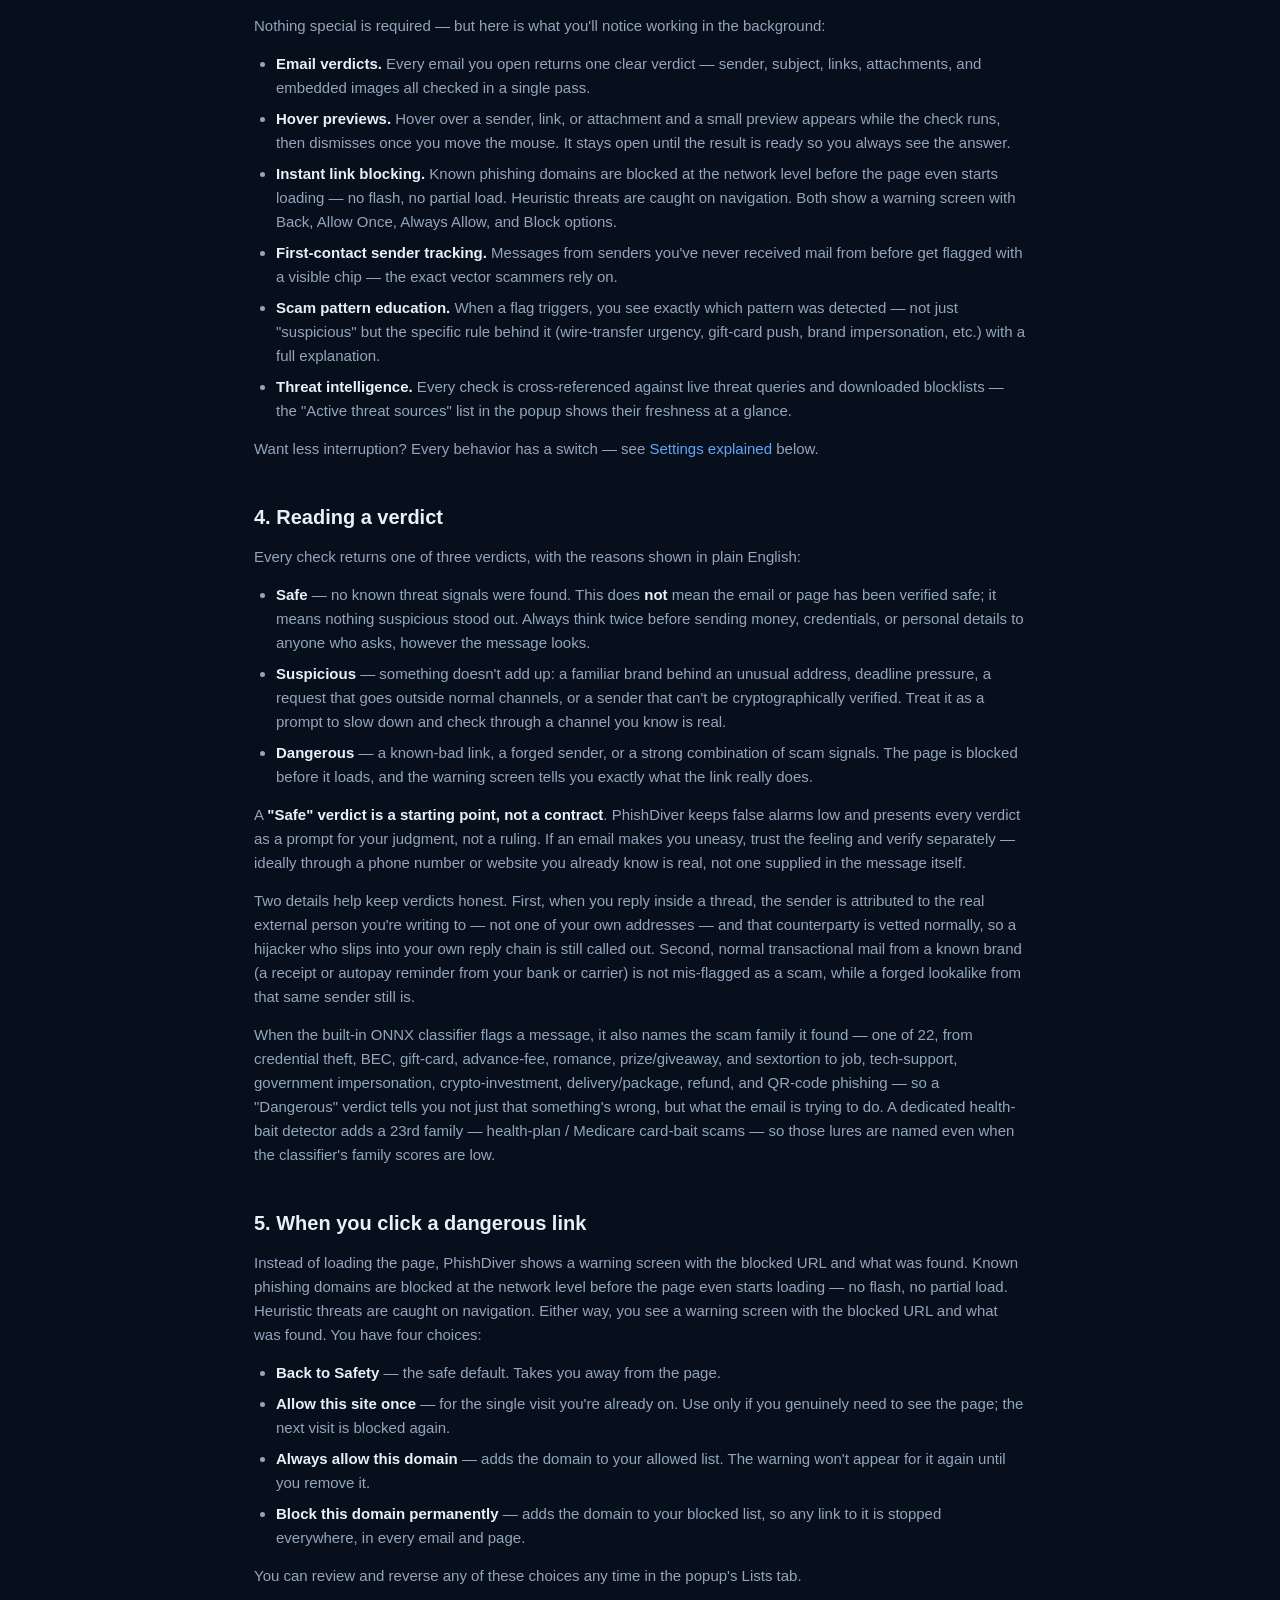
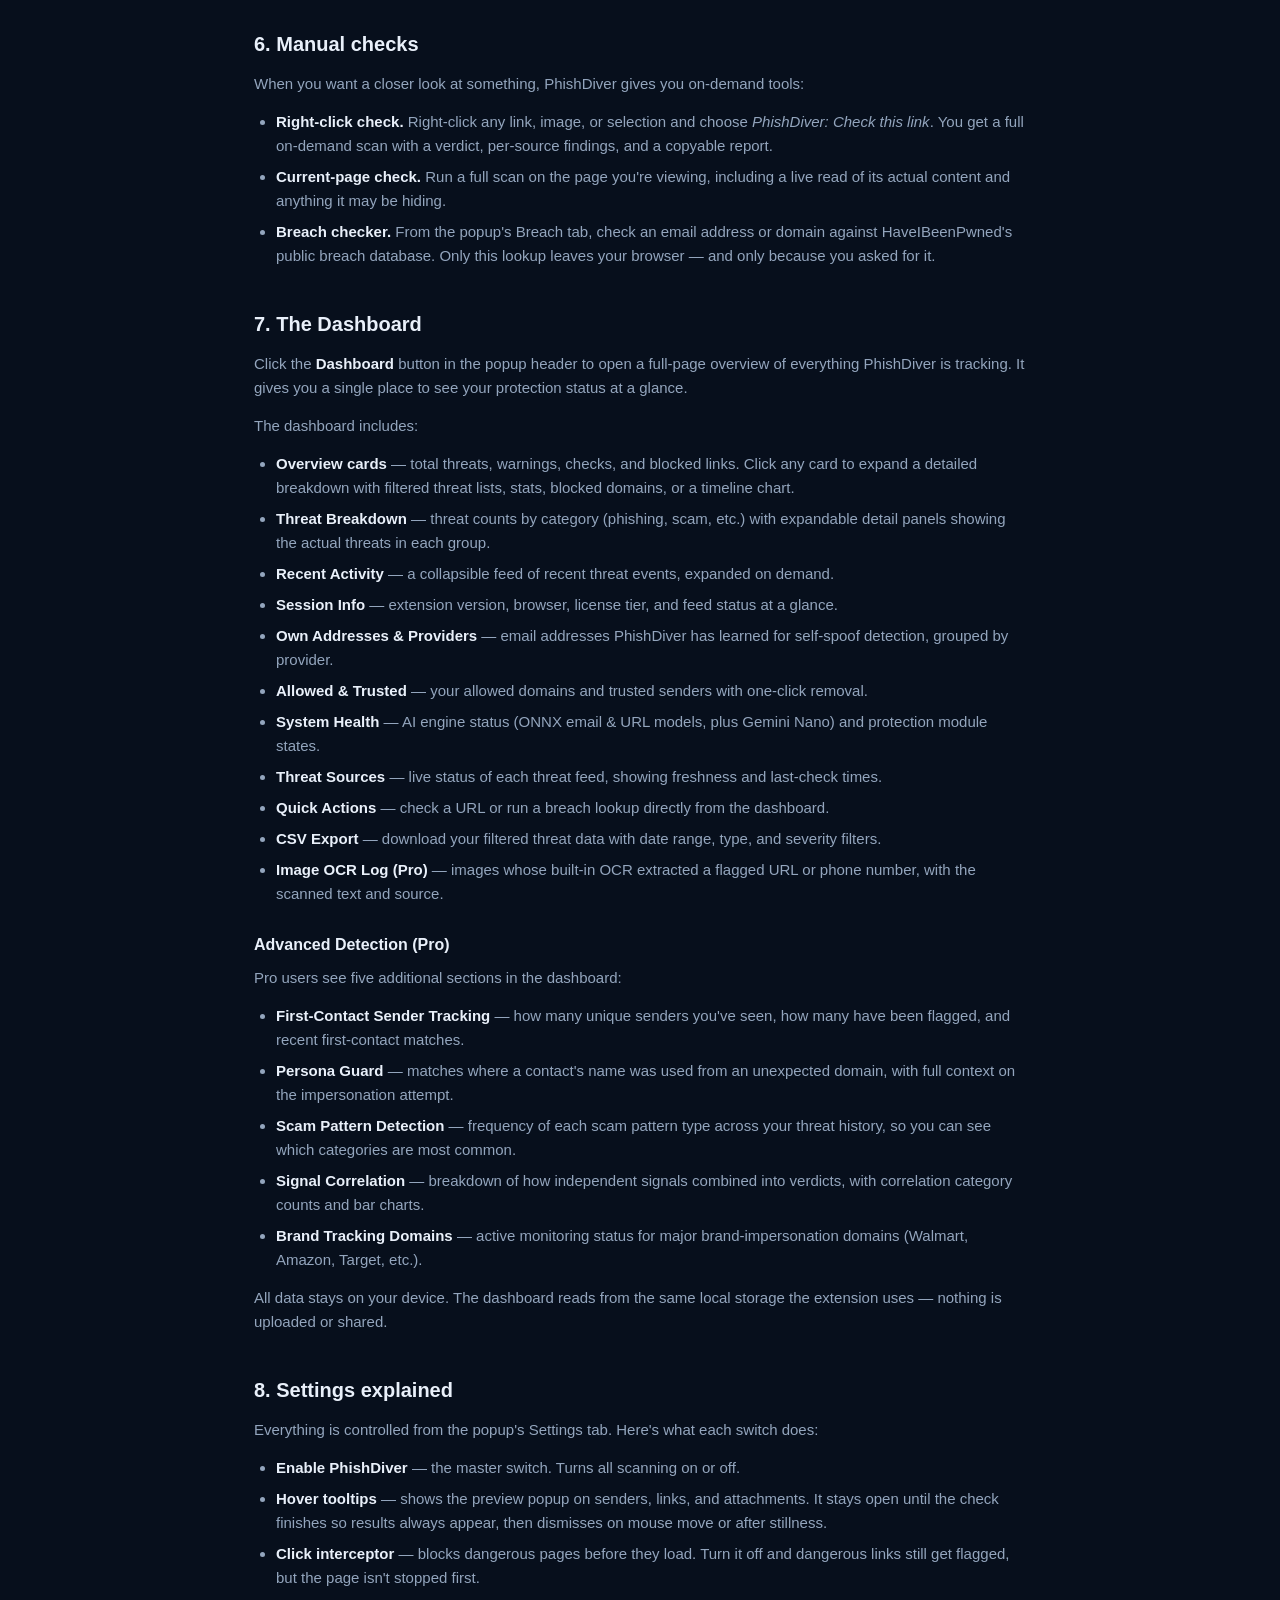
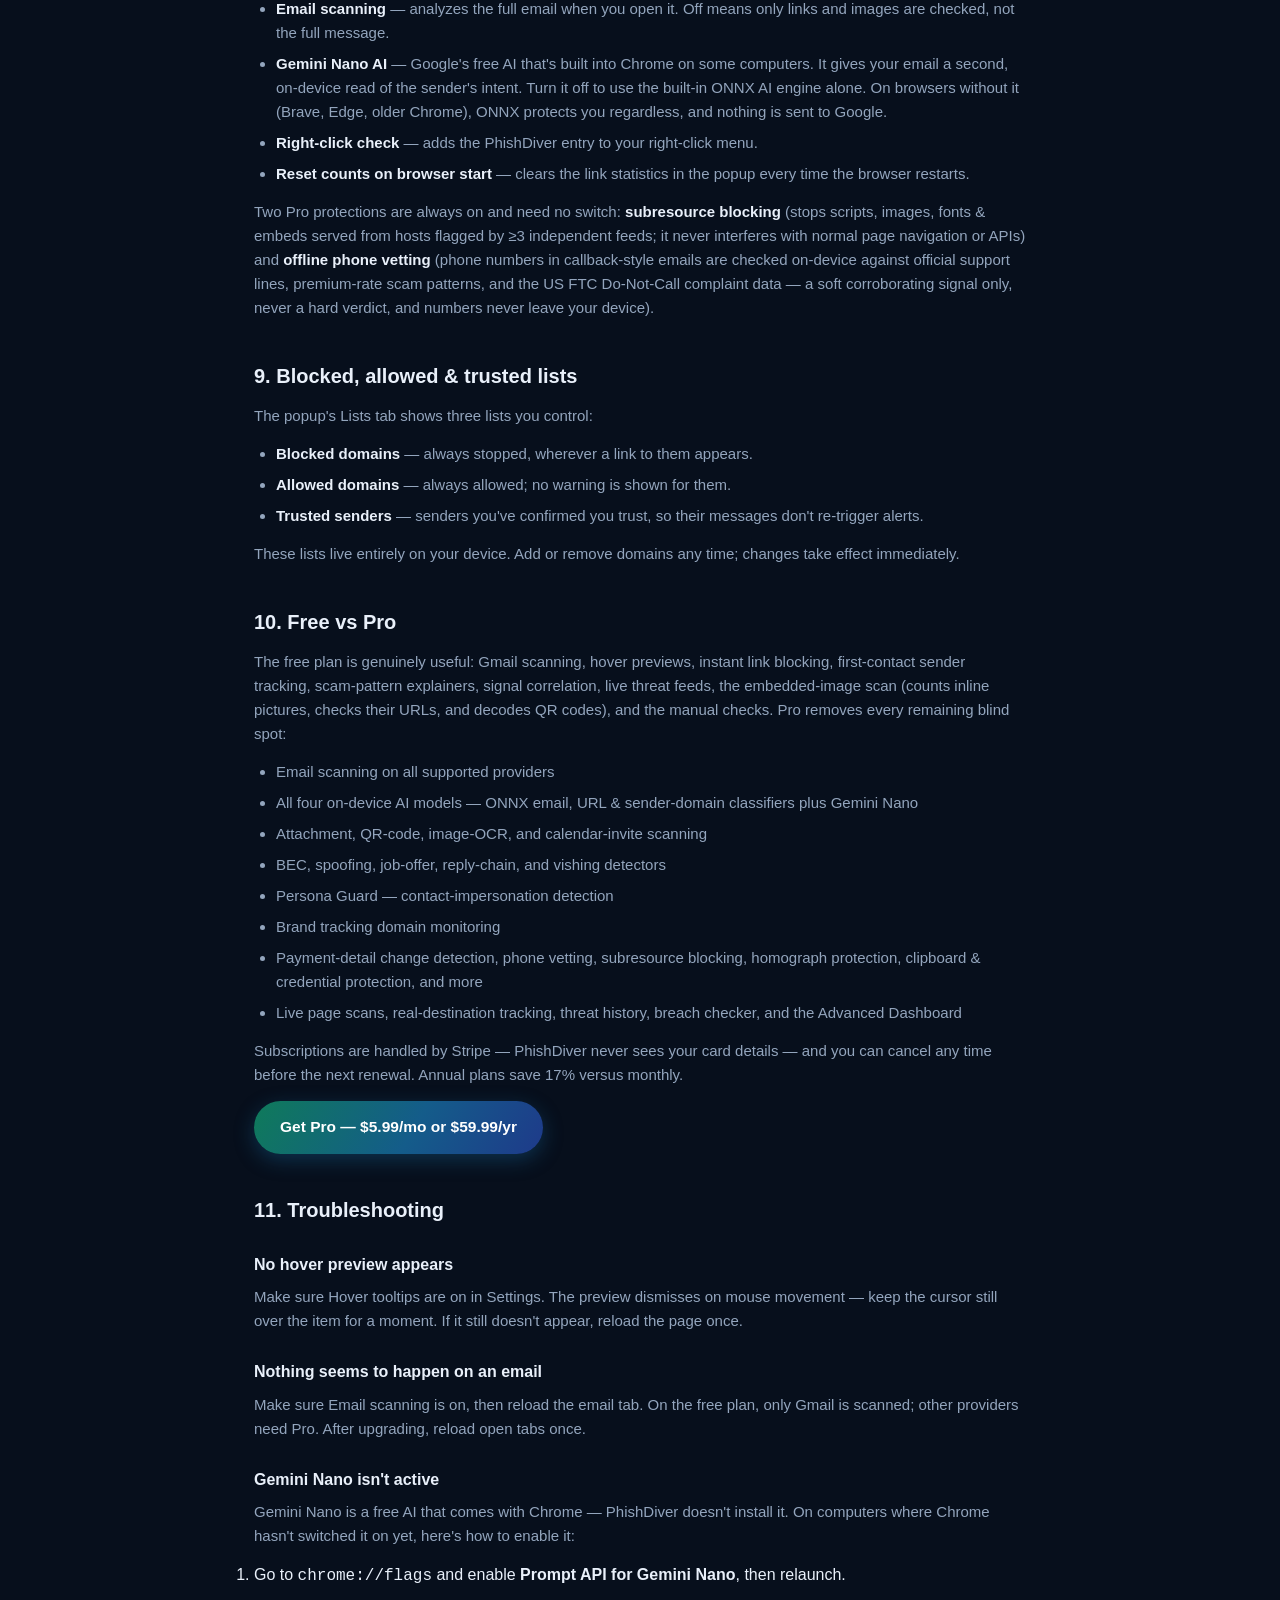
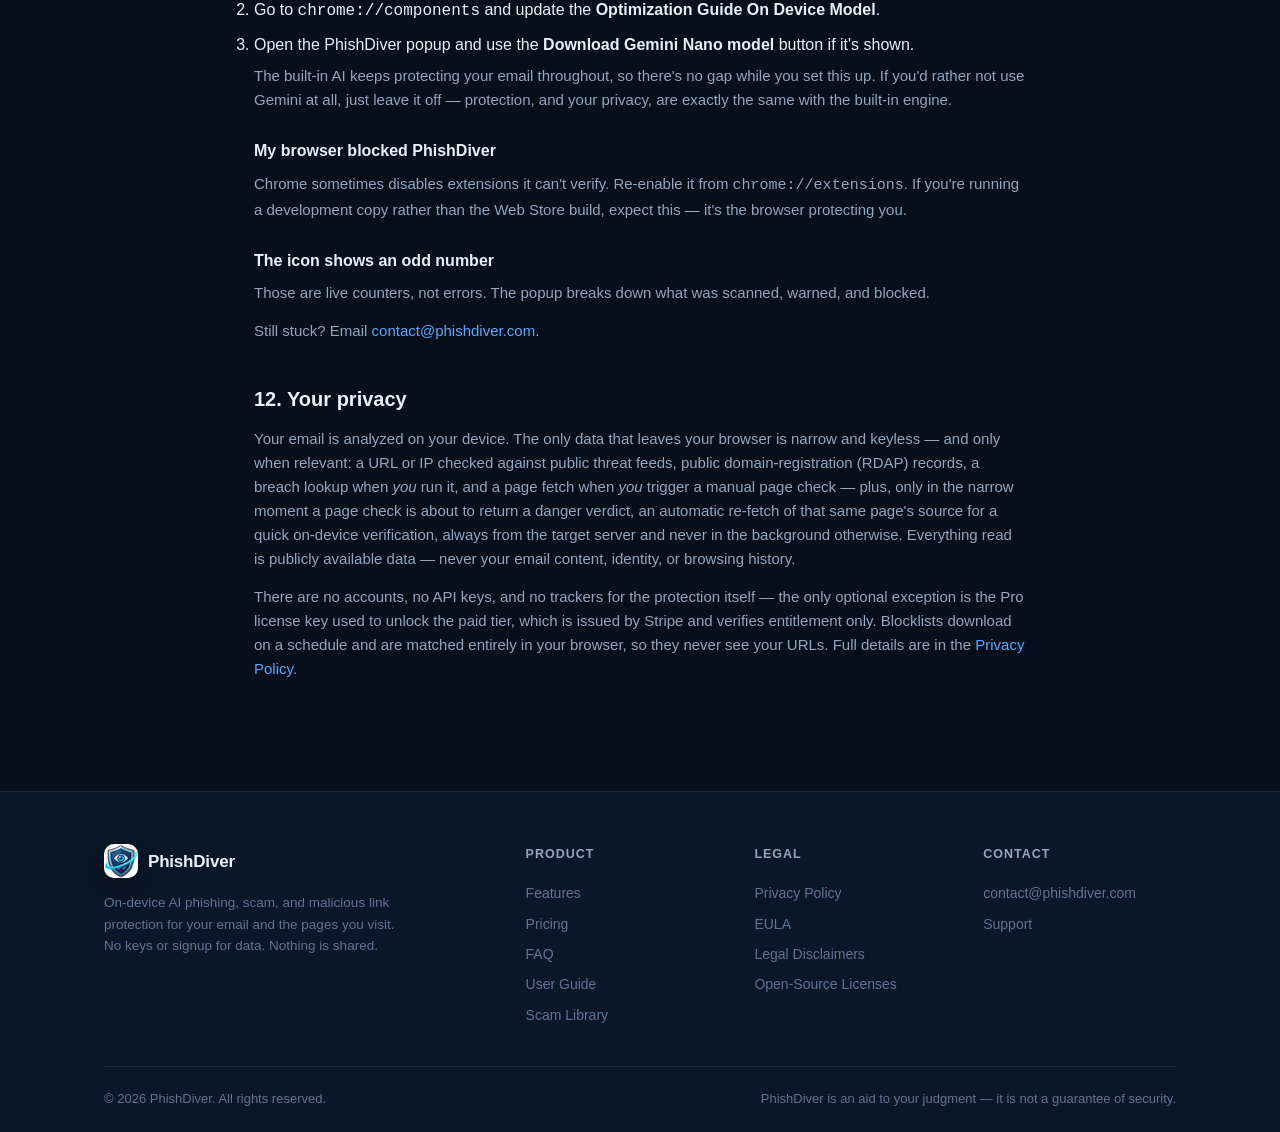
<file: guide.html>
<!DOCTYPE html>
<html lang="en">
<head>
<meta charset="UTF-8" />
<link rel="icon" type="image/x-icon" href="favicon.ico" />
<link rel="icon" type="image/png" sizes="32x32" href="favicon-32.png" />
<meta name="viewport" content="width=device-width, initial-scale=1.0" />
<title>User Guide — PhishDiver</title>
<meta name="description" content="PhishDiver quickstart and user manual: install in three steps, read your verdicts, use manual checks, manage lists, and troubleshoot — in plain English." />
<meta name="theme-color" content="#070f1c" />
<link rel="stylesheet" href="css/styles.css" />
</head>
<body>

<header class="site-header">
  <div class="container nav">
    <a class="brand" href="index.html">
      <span class="logo"><img src="images/icon48.png" alt="PhishDiver" /></span>
      <span>PhishDiver</span>
    </a>
    <button class="nav-toggle" id="nav-toggle" aria-label="Menu">☰</button>
    <nav class="nav-links" id="nav-links">
      <a href="index.html#features">Features</a>
      <a href="index.html#pricing">Pricing</a>
      <a href="index.html#faq">FAQ</a>
      <a href="guide.html">Guide</a>
      <a href="privacy.html">Privacy</a>
      <a href="eula.html">EULA</a>
      <a href="disclaimer.html">Legal</a>
      <a class="nav-cta" href="checkout.html">Get Pro</a>
    </nav>
  </div>
</header>

<main class="legal-page">
  <a class="back" href="index.html">← Back to home</a>
  <h1>PhishDiver User Guide</h1>
  <div class="meta">A plain-English quickstart and manual for home users · Updated: August 22, 2026</div>

  <div class="callout">
    <strong>In a hurry?</strong> Install PhishDiver, pin it to your toolbar, and keep browsing. From then on it watches
    your email and the pages you visit — and it only interrupts you when something deserves a second look. The details
    below are there when you want them.
  </div>

  <div class="legal-toc">
    <strong>Contents</strong>
    <ol>
      <li><a href="#what-it-does">What PhishDiver does</a></li>
      <li><a href="#install">Install in three steps</a></li>
      <li><a href="#first-day">Your first day</a></li>
      <li><a href="#verdicts">Reading a verdict</a></li>
      <li><a href="#dangerous-link">When you click a dangerous link</a></li>
      <li><a href="#manual-checks">Manual checks</a></li>
      <li><a href="#dashboard">The Dashboard</a></li>
      <li><a href="#settings">Settings explained</a></li>
      <li><a href="#lists">Blocked, allowed &amp; trusted lists</a></li>
      <li><a href="#free-vs-pro">Free vs Pro</a></li>
      <li><a href="#troubleshooting">Troubleshooting</a></li>
      <li><a href="#privacy">Your privacy</a></li>
    </ol>
  </div>

  <h2 id="what-it-does">1. What PhishDiver does</h2>
  <p>
    PhishDiver is an <strong>aid to your judgment</strong>. It reads the emails in your inbox and the pages you visit,
    looks for the signals that phishing, scams, and malicious links typically share, and tells you what it found in plain English —
    <strong>Safe</strong>, <strong>Suspicious</strong>, or <strong>Dangerous</strong>, with the reasons.
  </p>
  <p>
    Three things make it different: there is <strong>no account</strong> and there are <strong>no API keys</strong>
    needed for the protection itself, and
    your email is analyzed <strong>entirely on your device</strong>. Nothing about your mail is ever uploaded for
    analysis. (Pro is a paid subscription billed through Stripe — it uses a license key for entitlement, but never a
    data account or API key, and it changes nothing about how your mail is analyzed.) It is not a guarantee of safety —
    no tool is — but it takes the speed out of a scam, and that is usually
    the one thing a scam can't survive.
  </p>

  <h2 id="install">2. Install in three steps</h2>
  <ol>
    <li><strong>Add PhishDiver to your browser.</strong> PhishDiver works in any Chromium browser: Chrome, Brave, or
      Edge. Install it from the Chrome Web Store like any other extension.</li>
    <li><strong>Pin it to your toolbar.</strong> Click the puzzle-piece icon in your browser's toolbar, find PhishDiver,
      and pin it. Pinning makes the popup and its settings one click away and keeps the icon visible when a check runs.</li>
    <li><strong>Start browsing.</strong> That's it — there is nothing to configure before it works. Open an email, hover
      over a link, or visit a page. PhishDiver is already watching.</li>
  </ol>
  <p>
    PhishDiver scans Gmail on the free plan automatically. Pro extends scanning to all 18+ providers (Outlook, Yahoo,
    Proton, Fastmail, iCloud, and more). After upgrading, <strong>reload any open email tabs</strong> once so Pro
    scanning applies to them.
  </p>

  <h2 id="first-day">3. Your first day</h2>
  <p>
    Nothing special is required — but here is what you'll notice working in the background:
  </p>
  <ul>
    <li><strong>Email verdicts.</strong> Every email you open returns one clear verdict — sender, subject, links,
      attachments, and embedded images all checked in a single pass.</li>
    <li><strong>Hover previews.</strong> Hover over a sender, link, or attachment and a small preview appears while the
      check runs, then dismisses once you move the mouse. It stays open until the result is ready so you always see the
      answer.</li>
    <li><strong>Instant link blocking.</strong> Known phishing domains are blocked at the network level before the page
      even starts loading — no flash, no partial load. Heuristic threats are caught on navigation. Both show a warning
      screen with Back, Allow Once, Always Allow, and Block options.</li>
    <li><strong>First-contact sender tracking.</strong> Messages from senders you've never received mail from before
      get flagged with a visible chip — the exact vector scammers rely on.</li>
    <li><strong>Scam pattern education.</strong> When a flag triggers, you see exactly which pattern was detected —
      not just "suspicious" but the specific rule behind it (wire-transfer urgency, gift-card push, brand
      impersonation, etc.) with a full explanation.</li>
    <li><strong>Threat intelligence.</strong> Every check is cross-referenced against live threat queries and downloaded
      blocklists — the "Active threat sources" list in the popup shows their freshness at a glance.</li>
  </ul>
  <p>
    Want less interruption? Every behavior has a switch — see
    <a href="#settings">Settings explained</a> below.
  </p>

  <h2 id="verdicts">4. Reading a verdict</h2>
  <p>
    Every check returns one of three verdicts, with the reasons shown in plain English:
  </p>
  <ul>
    <li><strong>Safe</strong> — no known threat signals were found. This does <strong>not</strong> mean the email or
      page has been verified safe; it means nothing suspicious stood out. Always think twice before sending money,
      credentials, or personal details to anyone who asks, however the message looks.</li>
    <li><strong>Suspicious</strong> — something doesn't add up: a familiar brand behind an unusual address, deadline
      pressure, a request that goes outside normal channels, or a sender that can't be cryptographically verified. Treat
      it as a prompt to slow down and check through a channel you know is real.</li>
    <li><strong>Dangerous</strong> — a known-bad link, a forged sender, or a strong combination of scam signals. The
      page is blocked before it loads, and the warning screen tells you exactly what the link really does.</li>
  </ul>
  <p>
    A <strong>"Safe" verdict is a starting point, not a contract</strong>. PhishDiver keeps false alarms low and
    presents every verdict as a prompt for your judgment, not a ruling. If an email makes you uneasy, trust the feeling
    and verify separately — ideally through a phone number or website you already know is real, not one supplied in the
    message itself.
  </p>
  <p>
    Two details help keep verdicts honest. First, when you reply inside a thread, the sender is attributed to the real
    external person you're writing to — not one of your own addresses — and that counterparty is vetted normally, so a
    hijacker who slips into your own reply chain is still called out. Second, normal transactional mail from a known
    brand (a receipt or autopay reminder from your bank or carrier) is not mis-flagged as a scam, while a forged
    lookalike from that same sender still is.
  </p>
  <p>
    When the built-in ONNX classifier flags a message, it also names the scam family it found — one of 22, from
    credential theft, BEC, gift-card, advance-fee, romance, prize/giveaway, and sextortion to job, tech-support,
    government impersonation, crypto-investment, delivery/package, refund, and QR-code phishing — so a "Dangerous"
    verdict tells you not just that something's wrong, but what the email is trying to do. A dedicated health-bait
    detector adds a 23rd family — health-plan / Medicare card-bait scams — so those lures are named even when the
    classifier's family scores are low.
  </p>

  <h2 id="dangerous-link">5. When you click a dangerous link</h2>
  <p>
    Instead of loading the page, PhishDiver shows a warning screen with the blocked URL and what was found. Known
    phishing domains are blocked at the network level before the page even starts loading — no flash, no partial
    load. Heuristic threats are caught on navigation. Either way, you see a warning screen with the blocked URL
    and what was found. You have four choices:
  </p>
  <ul>
    <li><strong>Back to Safety</strong> — the safe default. Takes you away from the page.</li>
    <li><strong>Allow this site once</strong> — for the single visit you're already on. Use only if you genuinely need
      to see the page; the next visit is blocked again.</li>
    <li><strong>Always allow this domain</strong> — adds the domain to your allowed list. The warning won't appear for
      it again until you remove it.</li>
    <li><strong>Block this domain permanently</strong> — adds the domain to your blocked list, so any link to it is
      stopped everywhere, in every email and page.</li>
  </ul>
  <p>You can review and reverse any of these choices any time in the popup's Lists tab.</p>

  <h2 id="manual-checks">6. Manual checks</h2>
  <p>When you want a closer look at something, PhishDiver gives you on-demand tools:</p>
  <ul>
    <li><strong>Right-click check.</strong> Right-click any link, image, or selection and choose
      <em>PhishDiver: Check this link</em>. You get a full on-demand scan with a verdict, per-source findings, and a
      copyable report.</li>
    <li><strong>Current-page check.</strong> Run a full scan on the page you're viewing, including a live read of its
      actual content and anything it may be hiding.</li>
    <li><strong>Breach checker.</strong> From the popup's Breach tab, check an email address or domain against
      HaveIBeenPwned's public breach database. Only this lookup leaves your browser — and only because you asked for it.</li>
  </ul>

  <h2 id="dashboard">7. The Dashboard</h2>
  <p>
    Click the <strong>Dashboard</strong> button in the popup header to open a full-page overview of everything
    PhishDiver is tracking. It gives you a single place to see your protection status at a glance.
  </p>
  <p>The dashboard includes:</p>
  <ul>
    <li><strong>Overview cards</strong> — total threats, warnings, checks, and blocked links. Click any card to expand
      a detailed breakdown with filtered threat lists, stats, blocked domains, or a timeline chart.</li>
    <li><strong>Threat Breakdown</strong> — threat counts by category (phishing, scam, etc.) with expandable
      detail panels showing the actual threats in each group.</li>
    <li><strong>Recent Activity</strong> — a collapsible feed of recent threat events, expanded on demand.</li>
    <li><strong>Session Info</strong> — extension version, browser, license tier, and feed status at a glance.</li>
    <li><strong>Own Addresses &amp; Providers</strong> — email addresses PhishDiver has learned for self-spoof
      detection, grouped by provider.</li>
    <li><strong>Allowed &amp; Trusted</strong> — your allowed domains and trusted senders with one-click removal.</li>
    <li><strong>System Health</strong> — AI engine status (ONNX email &amp; URL models, plus Gemini Nano) and protection module states.</li>
    <li><strong>Threat Sources</strong> — live status of each threat feed, showing freshness and last-check times.</li>
    <li><strong>Quick Actions</strong> — check a URL or run a breach lookup directly from the dashboard.</li>
    <li><strong>CSV Export</strong> — download your filtered threat data with date range, type, and severity filters.</li>
    <li><strong>Image OCR Log (Pro)</strong> — images whose built-in OCR extracted a flagged URL or phone number, with the scanned text and source.</li>
  </ul>

  <h3>Advanced Detection (Pro)</h3>
  <p>Pro users see five additional sections in the dashboard:</p>
  <ul>
    <li><strong>First-Contact Sender Tracking</strong> — how many unique senders you've seen, how many have been
      flagged, and recent first-contact matches.</li>
    <li><strong>Persona Guard</strong> — matches where a contact's name was used from an unexpected domain, with
      full context on the impersonation attempt.</li>
    <li><strong>Scam Pattern Detection</strong> — frequency of each scam pattern type across your threat history,
      so you can see which categories are most common.</li>
    <li><strong>Signal Correlation</strong> — breakdown of how independent signals combined into verdicts, with
      correlation category counts and bar charts.</li>
    <li><strong>Brand Tracking Domains</strong> — active monitoring status for major brand-impersonation domains
      (Walmart, Amazon, Target, etc.).</li>
  </ul>
  <p>
    All data stays on your device. The dashboard reads from the same local storage the extension uses — nothing is
    uploaded or shared.
  </p>

  <h2 id="settings">8. Settings explained</h2>
  <p>Everything is controlled from the popup's Settings tab. Here's what each switch does:</p>
  <ul>
    <li><strong>Enable PhishDiver</strong> — the master switch. Turns all scanning on or off.</li>
    <li><strong>Hover tooltips</strong> — shows the preview popup on senders, links, and attachments. It stays open until
      the check finishes so results always appear, then dismisses on mouse move or after stillness.</li>
    <li><strong>Click interceptor</strong> — blocks dangerous pages before they load. Turn it off and dangerous links
      still get flagged, but the page isn't stopped first.</li>
    <li><strong>Email scanning</strong> — analyzes the full email when you open it. Off means only links and images are
      checked, not the full message.</li>
    <li><strong>Gemini Nano AI</strong> — Google's free AI that's built into Chrome on some computers. It gives your
      email a second, on-device read of the sender's intent. Turn it off to use the built-in ONNX AI engine alone. On
      browsers without it (Brave, Edge, older Chrome), ONNX protects you regardless, and nothing is sent to Google.</li>
    <li><strong>Right-click check</strong> — adds the PhishDiver entry to your right-click menu.</li>
    <li><strong>Reset counts on browser start</strong> — clears the link statistics in the popup every time the browser
      restarts.</li>
  </ul>
  <p>
    Two Pro protections are always on and need no switch: <strong>subresource blocking</strong> (stops scripts, images,
    fonts &amp; embeds served from hosts flagged by ≥3 independent feeds; it never interferes with normal page
    navigation or APIs) and <strong>offline phone vetting</strong> (phone numbers in callback-style emails are checked
    on-device against official support lines, premium-rate scam patterns, and the US FTC Do-Not-Call complaint data — a
    soft corroborating signal only, never a hard verdict, and numbers never leave your device).
  </p>

  <h2 id="lists">9. Blocked, allowed &amp; trusted lists</h2>
  <p>
    The popup's Lists tab shows three lists you control:
  </p>
  <ul>
    <li><strong>Blocked domains</strong> — always stopped, wherever a link to them appears.</li>
    <li><strong>Allowed domains</strong> — always allowed; no warning is shown for them.</li>
    <li><strong>Trusted senders</strong> — senders you've confirmed you trust, so their messages don't re-trigger alerts.</li>
  </ul>
  <p>
    These lists live entirely on your device. Add or remove domains any time; changes take effect immediately.
  </p>

  <h2 id="free-vs-pro">10. Free vs Pro</h2>
  <p>
    The free plan is genuinely useful: Gmail scanning, hover previews, instant link blocking, first-contact sender
    tracking, scam-pattern explainers, signal correlation, live threat feeds, the embedded-image scan (counts inline
    pictures, checks their URLs, and decodes QR codes), and the manual checks. Pro removes
    every remaining blind spot:
  </p>
  <ul>
    <li>Email scanning on all supported providers</li>
    <li>All four on-device AI models — ONNX email, URL &amp; sender-domain classifiers plus Gemini Nano</li>
    <li>Attachment, QR-code, image-OCR, and calendar-invite scanning</li>
    <li>BEC, spoofing, job-offer, reply-chain, and vishing detectors</li>
    <li>Persona Guard — contact-impersonation detection</li>
    <li>Brand tracking domain monitoring</li>
    <li>Payment-detail change detection, phone vetting, subresource blocking, homograph protection, clipboard &amp; credential protection, and more</li>
    <li>Live page scans, real-destination tracking, threat history, breach checker, and the Advanced Dashboard</li>
  </ul>
  <p>
    Subscriptions are handled by Stripe — PhishDiver never sees your card details — and you can cancel any time before
    the next renewal. Annual plans save 17% versus monthly.
  </p>
  <p>
    <a class="btn btn-primary" href="checkout.html">Get Pro — $5.99/mo or $59.99/yr</a>
  </p>

  <h2 id="troubleshooting">11. Troubleshooting</h2>
  <h3>No hover preview appears</h3>
  <p>Make sure Hover tooltips are on in Settings. The preview dismisses on mouse movement — keep the cursor still over
    the item for a moment. If it still doesn't appear, reload the page once.</p>
  <h3>Nothing seems to happen on an email</h3>
  <p>Make sure Email scanning is on, then reload the email tab. On the free plan, only Gmail is scanned; other providers
    need Pro. After upgrading, reload open tabs once.</p>
  <h3>Gemini Nano isn't active</h3>
  <p>Gemini Nano is a free AI that comes with Chrome — PhishDiver doesn't install it. On computers where Chrome
    hasn't switched it on yet, here's how to enable it:</p>
  <ol>
    <li>Go to <code>chrome://flags</code> and enable <strong>Prompt API for Gemini Nano</strong>, then relaunch.</li>
    <li>Go to <code>chrome://components</code> and update the <strong>Optimization Guide On Device Model</strong>.</li>
    <li>Open the PhishDiver popup and use the <strong>Download Gemini Nano model</strong> button if it's shown.</li>
  </ol>
  <p>The built-in AI keeps protecting your email throughout, so there's no gap while you set this up. If you'd rather
    not use Gemini at all, just leave it off — protection, and your privacy, are exactly the same with the built-in
    engine.</p>
  <h3>My browser blocked PhishDiver</h3>
  <p>Chrome sometimes disables extensions it can't verify. Re-enable it from <code>chrome://extensions</code>. If you're
    running a development copy rather than the Web Store build, expect this — it's the browser protecting you.</p>
  <h3>The icon shows an odd number</h3>
  <p>Those are live counters, not errors. The popup breaks down what was scanned, warned, and blocked.</p>
  <p>
    Still stuck? Email <a href="mailto:contact@phishdiver.com">contact@phishdiver.com</a>.
  </p>

  <h2 id="privacy">12. Your privacy</h2>
  <p>
    Your email is analyzed on your device. The only data that leaves your browser is narrow and keyless — and only when
    relevant: a URL or IP checked against public threat feeds, public domain-registration (RDAP) records, a
    breach lookup when <em>you</em> run it, and a page fetch when <em>you</em> trigger a manual page
    check — plus, only in the narrow moment a page check is about to return a danger verdict, an automatic re-fetch of
    that same page's source for a quick on-device verification, always from the target server and never in the
    background otherwise. Everything read is publicly available data — never your email content, identity, or browsing history.
  </p>
  <p>
    There are no accounts, no API keys, and no trackers for the protection itself — the only optional exception is
    the Pro license key used to unlock the paid tier, which is issued by Stripe and verifies entitlement only.
    Blocklists download on a schedule and are matched entirely in
    your browser, so they never see your URLs. Full details are in the
    <a href="privacy.html">Privacy Policy</a>.
  </p>
</main>

<footer class="site-footer">
  <div class="container">
    <div class="footer-grid">
      <div>
        <a class="brand" href="index.html">
          <span class="logo"><img src="images/icon48.png" alt="PhishDiver" /></span>
          <span>PhishDiver</span>
        </a>
        <p class="blurb">On-device AI phishing, scam, and malicious link protection for your email and the pages you visit. No keys or signup for data. Nothing is shared.</p>
      </div>
      <div class="footer-col">
        <h4>Product</h4>
        <a href="index.html#features">Features</a>
        <a href="index.html#pricing">Pricing</a>
        <a href="index.html#faq">FAQ</a>
        <a href="guide.html">User Guide</a>
        <a href="index.html#scams">Scam Library</a>
      </div>
      <div class="footer-col">
        <h4>Legal</h4>
        <a href="privacy.html">Privacy Policy</a>
        <a href="eula.html">EULA</a>
        <a href="disclaimer.html">Legal Disclaimers</a>
        <a href="licenses.html">Open-Source Licenses</a>
      </div>
      <div class="footer-col">
        <h4>Contact</h4>
        <a href="mailto:contact@phishdiver.com">contact@phishdiver.com</a>
        <a href="index.html#pricing">Support</a>
      </div>
    </div>
    <div class="footer-bottom">
      <span>© <span id="year">2026</span> PhishDiver. All rights reserved.</span>
      <span>PhishDiver is an aid to your judgment — it is not a guarantee of security.</span>
    </div>
  </div>
</footer>

<script src="js/main.js"></script>
</body>
</html>
</file>
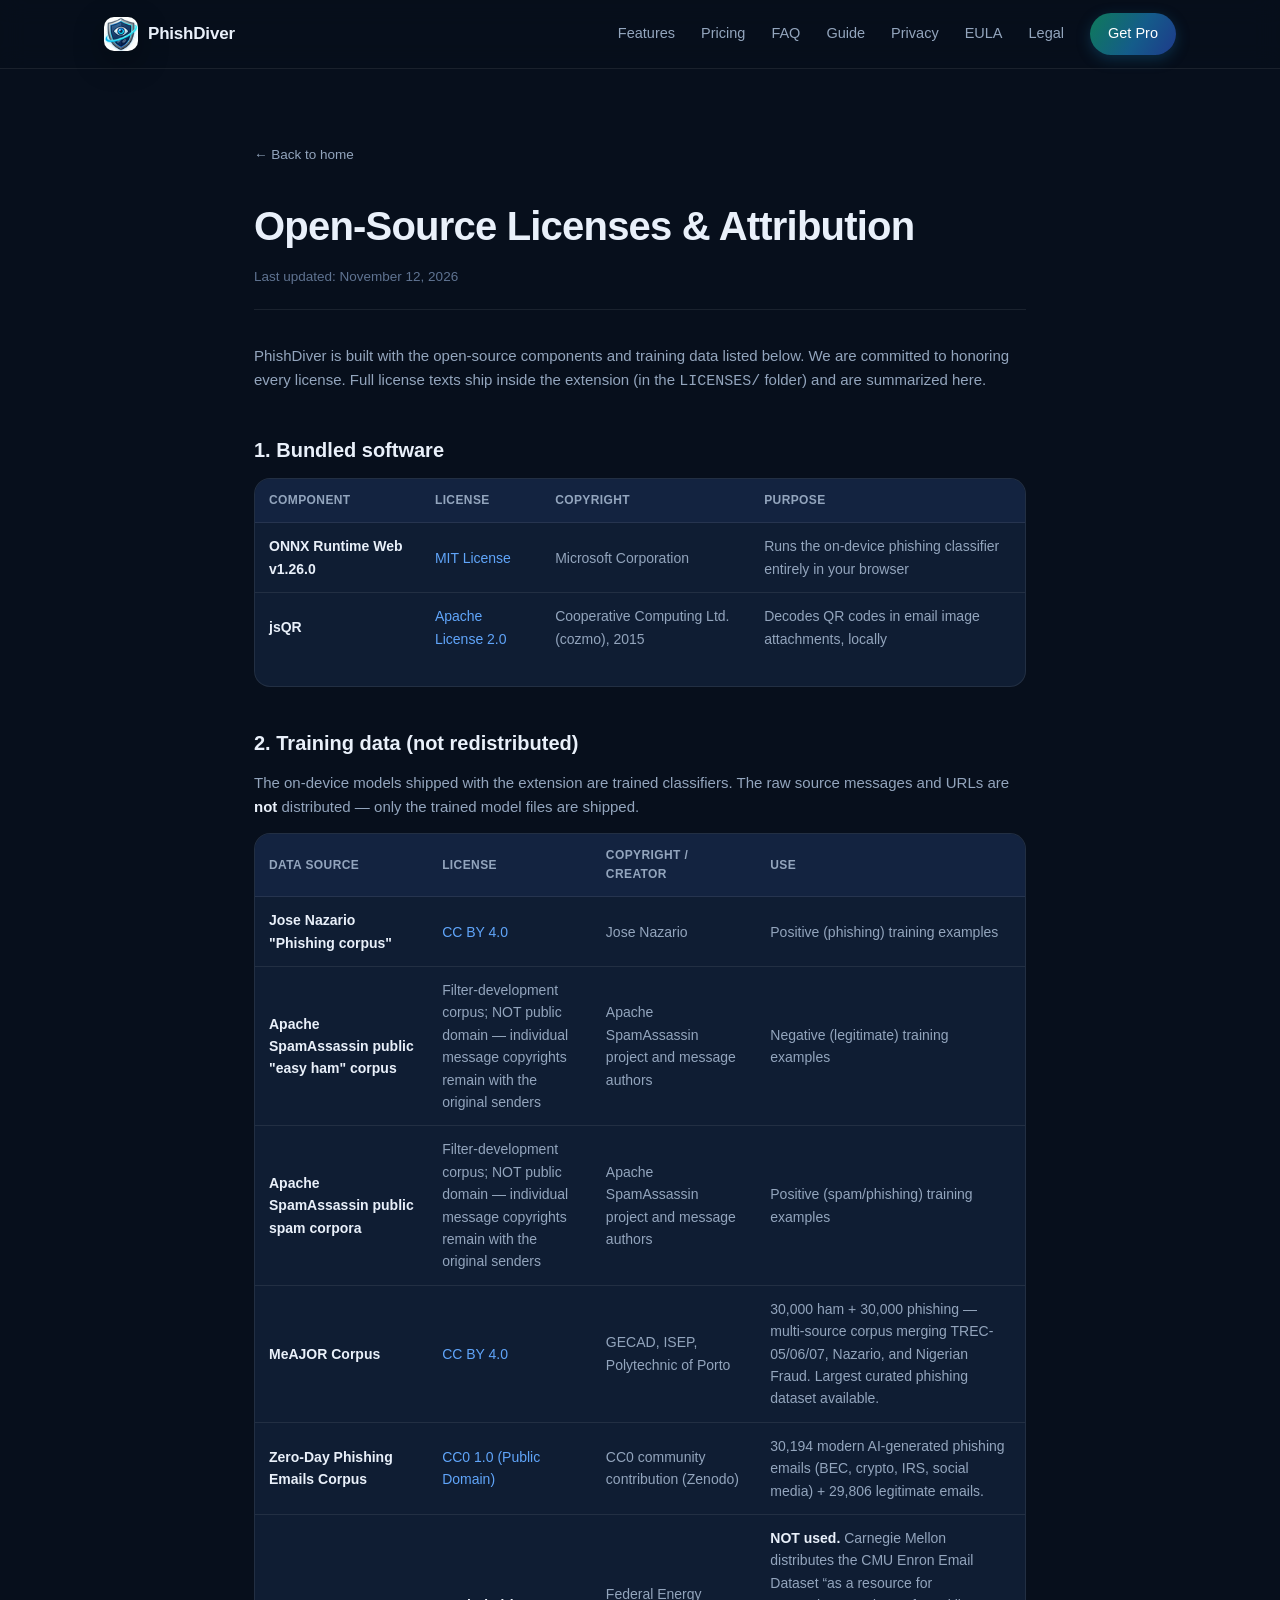
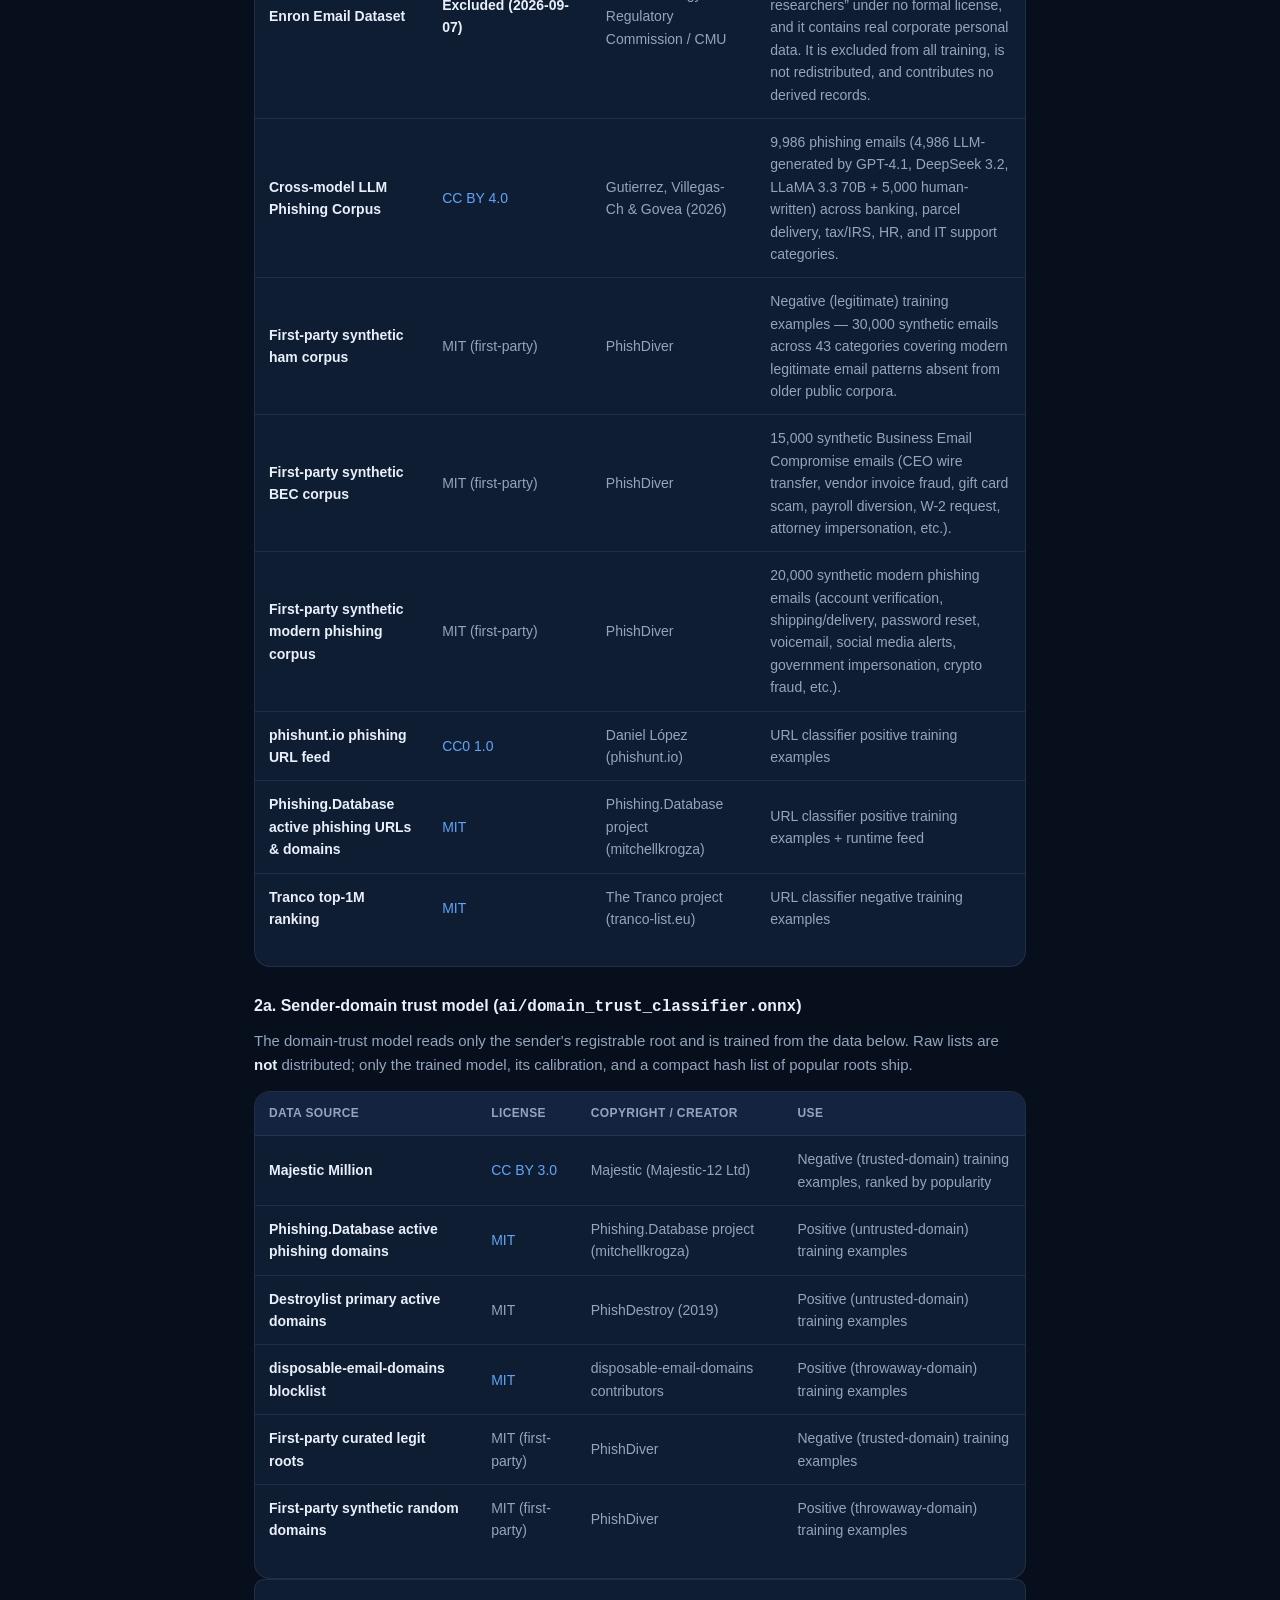
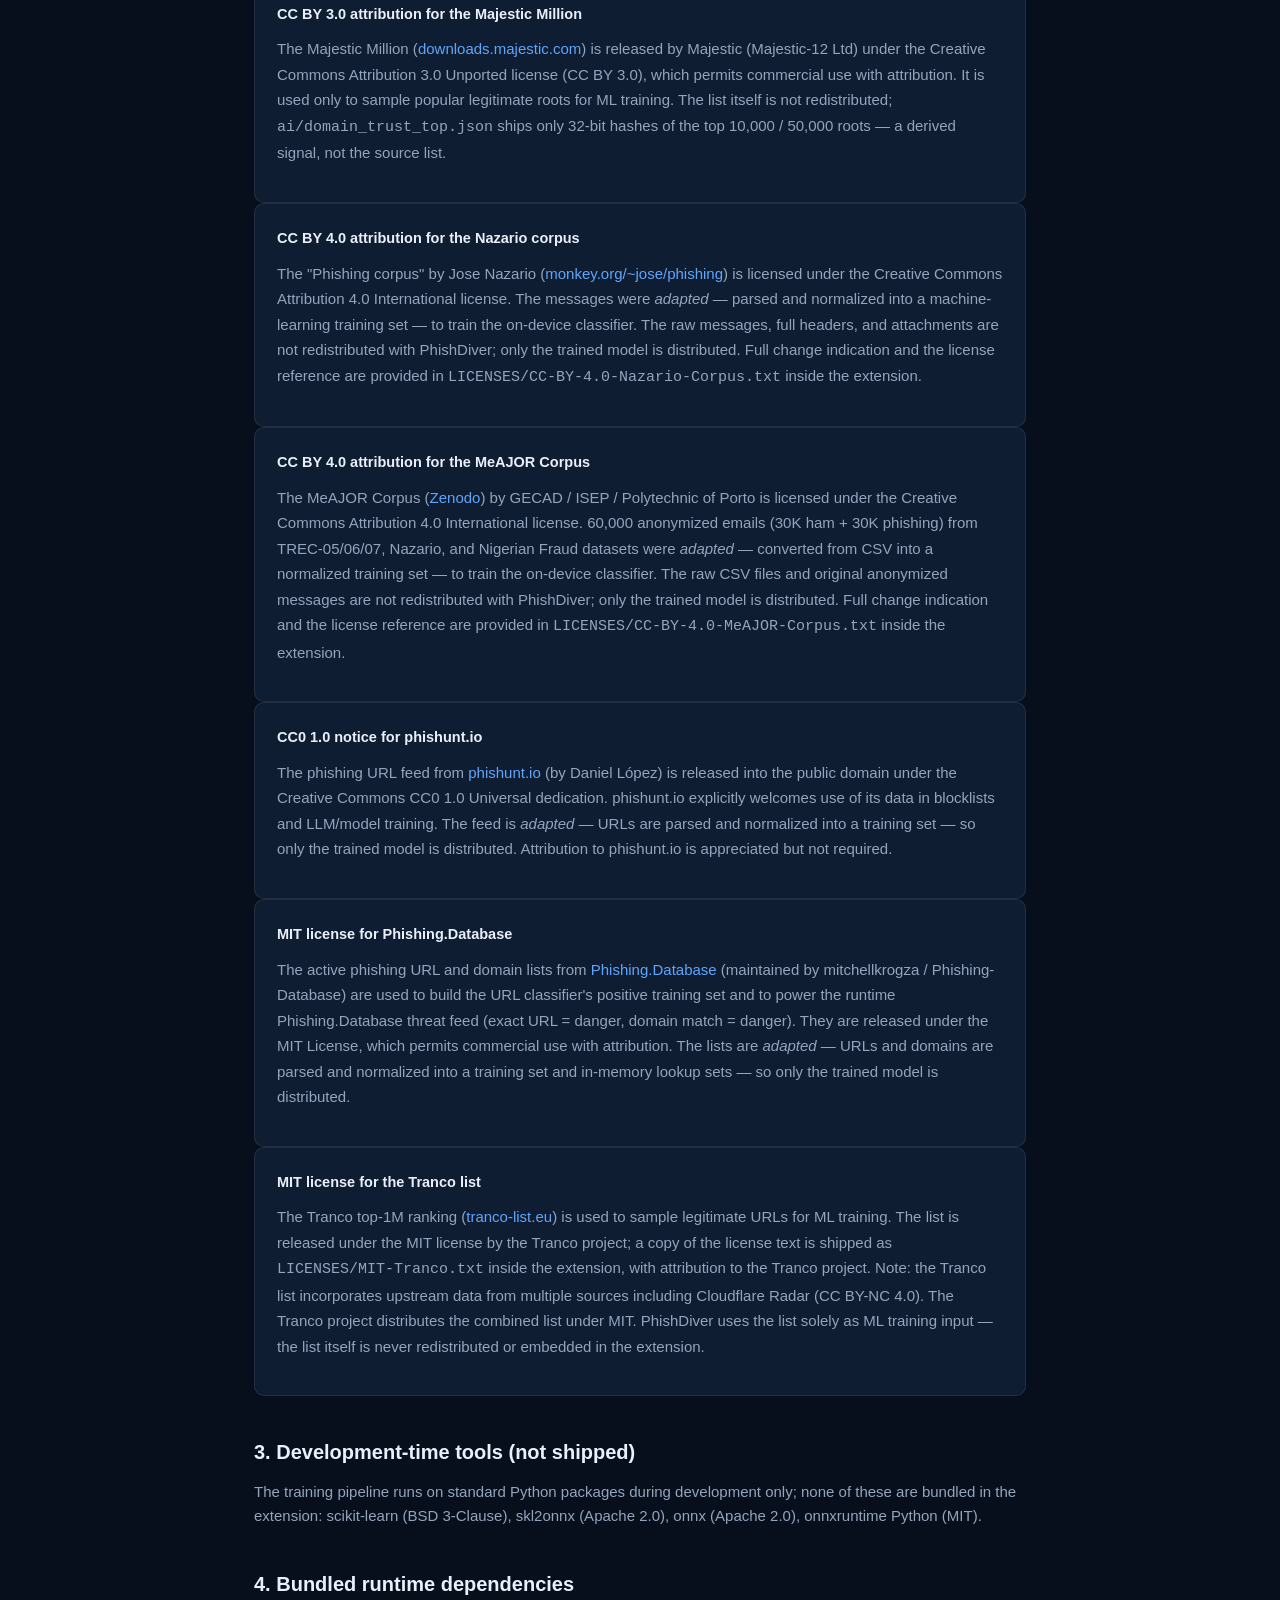
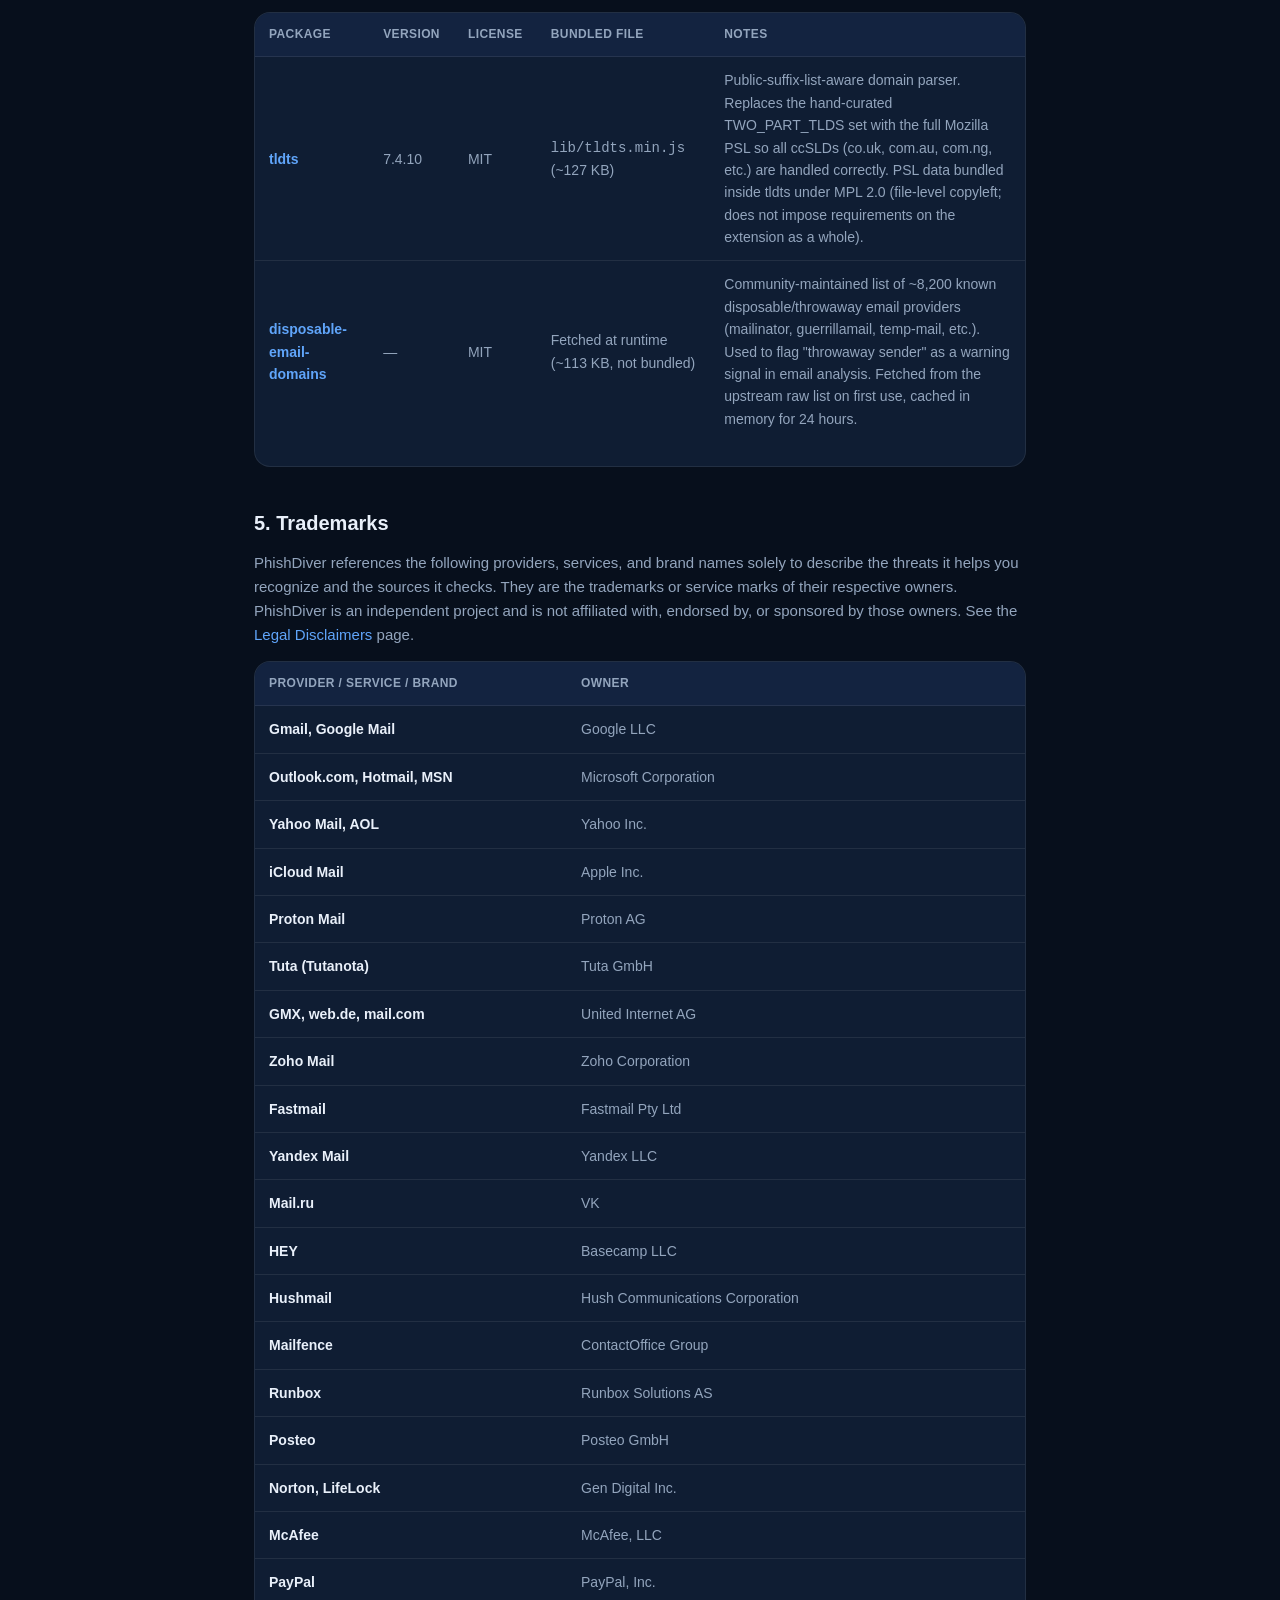
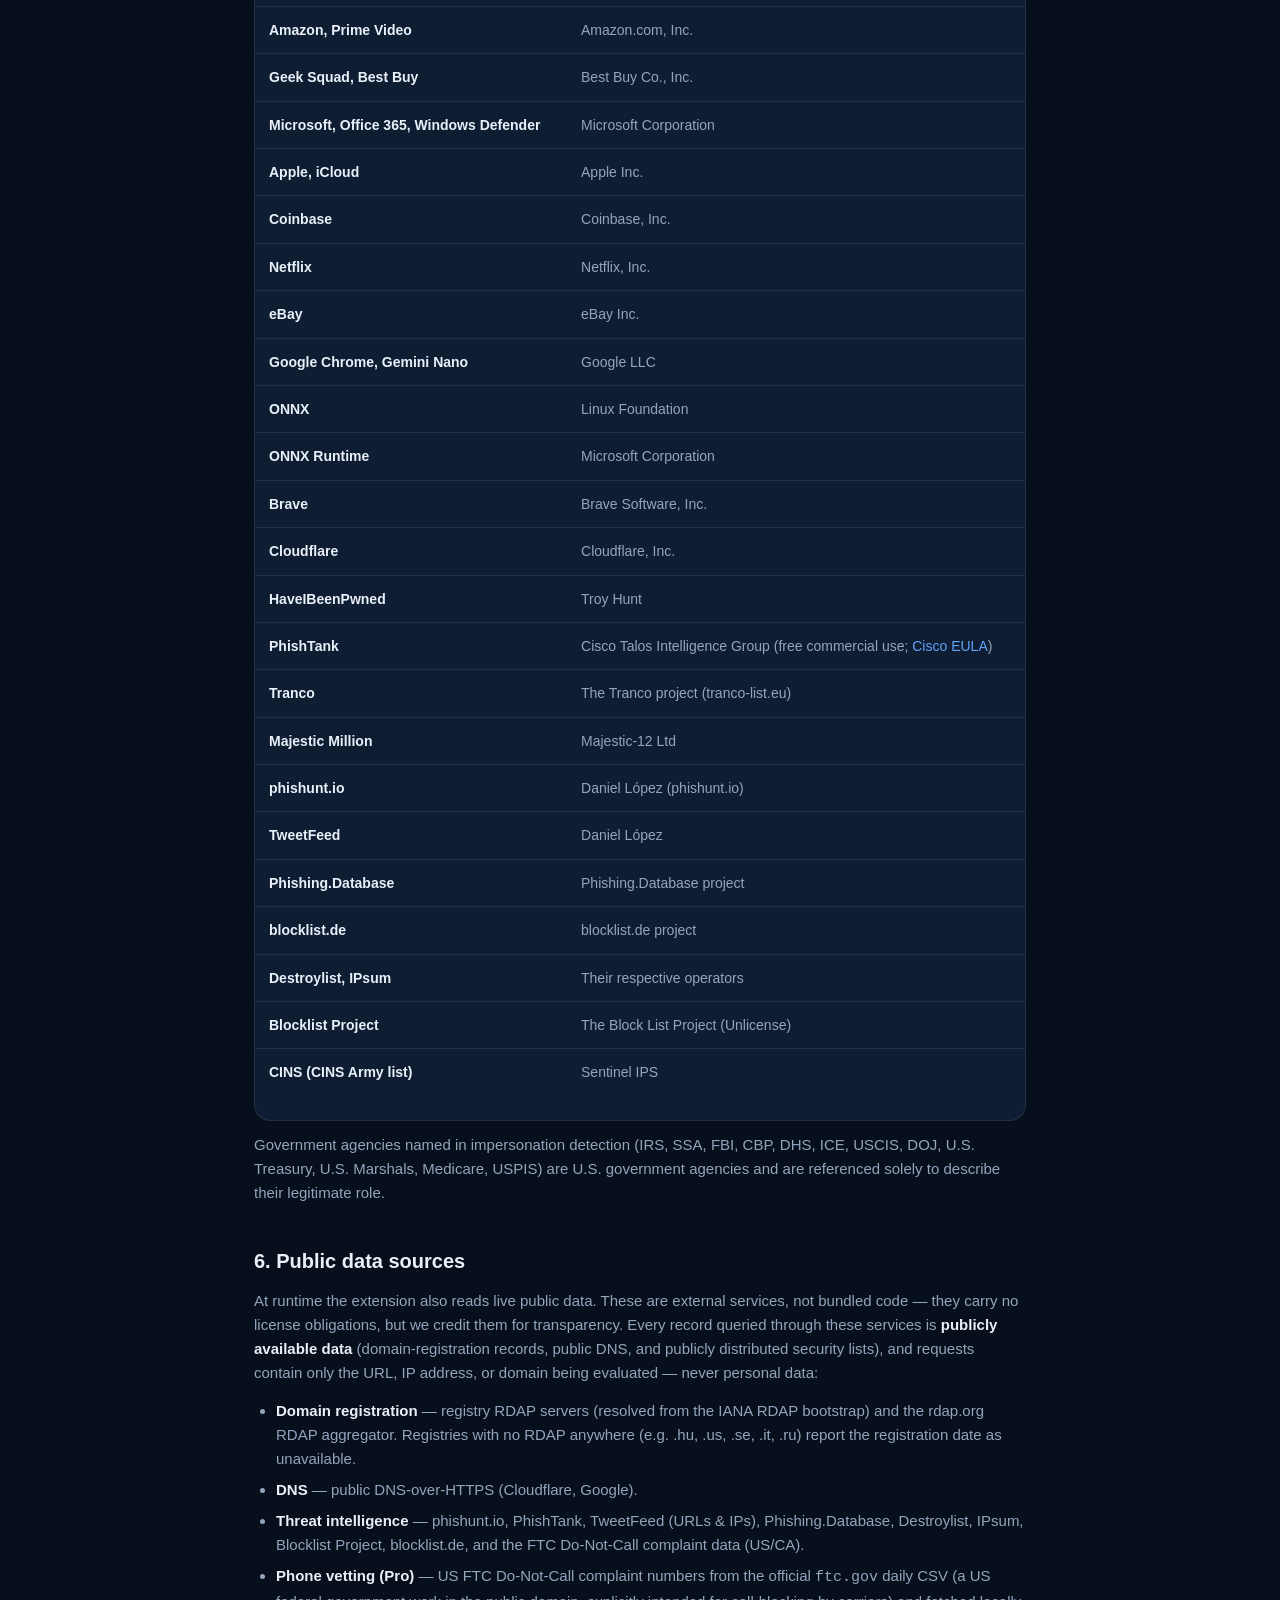
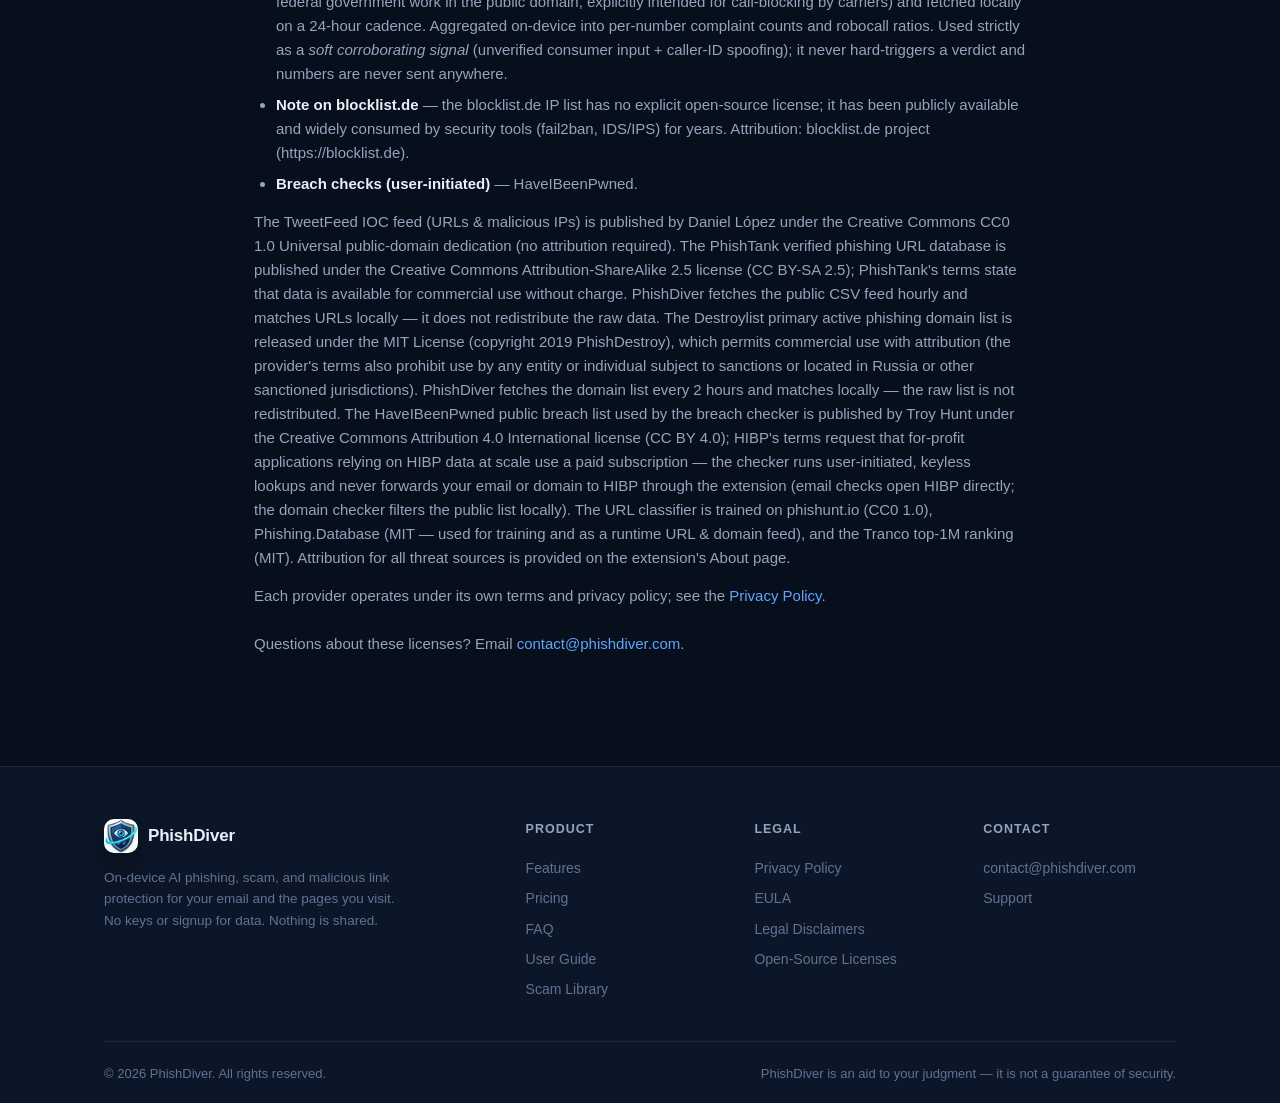
<file: licenses.html>
﻿<!DOCTYPE html>
<html lang="en">
<head>
<meta charset="UTF-8" />
<link rel="icon" type="image/x-icon" href="favicon.ico" />
<link rel="icon" type="image/png" sizes="32x32" href="favicon-32.png" />
<meta name="viewport" content="width=device-width, initial-scale=1.0" />
<title>Open-Source Licenses &amp; Attribution — PhishDiver</title>
<meta name="description" content="Third-party software and training data used by PhishDiver, with the licenses and attributions required for compliance." />
<meta name="theme-color" content="#070f1c" />
<link rel="stylesheet" href="css/styles.css" />
<style>
  table.oss { width: 100%; border-collapse: collapse; margin-bottom: 24px; }
  table.oss th, table.oss td { padding: 12px 14px; text-align: left; font-size: 14px; border-top: 1px solid var(--border); }
  table.oss thead th { background: var(--surface-2); font-size: 12px; text-transform: uppercase; letter-spacing: 0.4px; color: var(--muted); border-top: none; }
  table.oss td { color: var(--muted); }
  table.oss td:first-child { color: var(--text); font-weight: 600; }
  .oss-license { background: var(--surface); border: 1px solid var(--border); border-radius: var(--radius-sm); padding: 22px; color: var(--muted); font-size: 14.5px; line-height: 1.7; }
</style>
</head>
<body>

<header class="site-header">
  <div class="container nav">
    <a class="brand" href="index.html">
      <span class="logo"><img src="images/icon48.png" alt="PhishDiver" /></span>
      <span>PhishDiver</span>
    </a>
    <button class="nav-toggle" id="nav-toggle" aria-label="Menu">☰</button>
    <nav class="nav-links" id="nav-links">
      <a href="index.html#features">Features</a>
      <a href="index.html#pricing">Pricing</a>
      <a href="index.html#faq">FAQ</a>
      <a href="guide.html">Guide</a>
      <a href="privacy.html">Privacy</a>
      <a href="eula.html">EULA</a>
      <a href="disclaimer.html">Legal</a>
      <a class="nav-cta" href="checkout.html">Get Pro</a>
    </nav>
  </div>
</header>

<main class="legal-page">
  <a class="back" href="index.html">← Back to home</a>
  <h1>Open-Source Licenses &amp; Attribution</h1>
  <div class="meta">Last updated: November 12, 2026</div>

  <p>PhishDiver is built with the open-source components and training data listed below. We are committed to honoring every license. Full license texts ship inside the extension (in the <code>LICENSES/</code> folder) and are summarized here.</p>

  <h2>1. Bundled software</h2>
  <div class="compare-wrap">
    <table class="oss">
      <thead>
        <tr><th>Component</th><th>License</th><th>Copyright</th><th>Purpose</th></tr>
      </thead>
      <tbody>
        <tr>
          <td>ONNX Runtime Web v1.26.0</td>
          <td><a href="https://opensource.org/licenses/MIT" rel="noopener">MIT License</a></td>
          <td>Microsoft Corporation</td>
          <td>Runs the on-device phishing classifier entirely in your browser</td>
        </tr>
        <tr>
          <td>jsQR</td>
          <td><a href="https://www.apache.org/licenses/LICENSE-2.0" rel="noopener">Apache License 2.0</a></td>
          <td>Cooperative Computing Ltd. (cozmo), 2015</td>
          <td>Decodes QR codes in email image attachments, locally</td>
        </tr>
      </tbody>
    </table>
  </div>

  <h2>2. Training data (not redistributed)</h2>
  <p>The on-device models shipped with the extension are trained classifiers. The raw source messages and URLs are <strong>not</strong> distributed — only the trained model files are shipped.</p>
  <div class="compare-wrap">
    <table class="oss">
      <thead>
        <tr><th>Data source</th><th>License</th><th>Copyright / Creator</th><th>Use</th></tr>
      </thead>
      <tbody>
        <tr>
          <td>Jose Nazario "Phishing corpus"</td>
          <td><a href="https://creativecommons.org/licenses/by/4.0/" rel="noopener">CC BY 4.0</a></td>
          <td>Jose Nazario</td>
          <td>Positive (phishing) training examples</td>
        </tr>
        <tr>
          <td>Apache SpamAssassin public "easy ham" corpus</td>
          <td>Filter-development corpus; NOT public domain — individual message copyrights remain with the original senders</td>
          <td>Apache SpamAssassin project and message authors</td>
          <td>Negative (legitimate) training examples</td>
        </tr>
        <tr>
          <td>Apache SpamAssassin public spam corpora</td>
          <td>Filter-development corpus; NOT public domain — individual message copyrights remain with the original senders</td>
          <td>Apache SpamAssassin project and message authors</td>
          <td>Positive (spam/phishing) training examples</td>
        </tr>
        <tr>
          <td>MeAJOR Corpus</td>
          <td><a href="https://creativecommons.org/licenses/by/4.0/" rel="noopener">CC BY 4.0</a></td>
          <td>GECAD, ISEP, Polytechnic of Porto</td>
          <td>30,000 ham + 30,000 phishing — multi-source corpus merging TREC-05/06/07, Nazario, and Nigerian Fraud. Largest curated phishing dataset available.</td>
        </tr>
        <tr>
          <td>Zero-Day Phishing Emails Corpus</td>
          <td><a href="https://creativecommons.org/publicdomain/zero/1.0/" rel="noopener">CC0 1.0 (Public Domain)</a></td>
          <td>CC0 community contribution (Zenodo)</td>
          <td>30,194 modern AI-generated phishing emails (BEC, crypto, IRS, social media) + 29,806 legitimate emails.</td>
        </tr>
        <tr>
          <td>Enron Email Dataset</td>
          <td><strong>Excluded (2026-09-07)</strong></td>
          <td>Federal Energy Regulatory Commission / CMU</td>
          <td><strong>NOT used.</strong> Carnegie Mellon distributes the CMU Enron Email Dataset &ldquo;as a resource for researchers&rdquo; under no formal license, and it contains real corporate personal data. It is excluded from all training, is not redistributed, and contributes no derived records.</td>
        </tr>
        <tr>
          <td>Cross-model LLM Phishing Corpus</td>
          <td><a href="https://creativecommons.org/licenses/by/4.0/" rel="noopener">CC BY 4.0</a></td>
          <td>Gutierrez, Villegas-Ch &amp; Govea (2026)</td>
          <td>9,986 phishing emails (4,986 LLM-generated by GPT-4.1, DeepSeek 3.2, LLaMA 3.3 70B + 5,000 human-written) across banking, parcel delivery, tax/IRS, HR, and IT support categories.</td>
        </tr>
        <tr>
          <td>First-party synthetic ham corpus</td>
          <td>MIT (first-party)</td>
          <td>PhishDiver</td>
          <td>Negative (legitimate) training examples — 30,000 synthetic emails across 43 categories covering modern legitimate email patterns absent from older public corpora.</td>
        </tr>
        <tr>
          <td>First-party synthetic BEC corpus</td>
          <td>MIT (first-party)</td>
          <td>PhishDiver</td>
          <td>15,000 synthetic Business Email Compromise emails (CEO wire transfer, vendor invoice fraud, gift card scam, payroll diversion, W-2 request, attorney impersonation, etc.).</td>
        </tr>
        <tr>
          <td>First-party synthetic modern phishing corpus</td>
          <td>MIT (first-party)</td>
          <td>PhishDiver</td>
          <td>20,000 synthetic modern phishing emails (account verification, shipping/delivery, password reset, voicemail, social media alerts, government impersonation, crypto fraud, etc.).</td>
        </tr>
        <tr>
          <td>phishunt.io phishing URL feed</td>
          <td><a href="https://phishunt.io/tos/" rel="noopener">CC0 1.0</a></td>
          <td>Daniel López (phishunt.io)</td>
          <td>URL classifier positive training examples</td>
        </tr>
        <tr>
          <td>Phishing.Database active phishing URLs &amp; domains</td>
          <td><a href="https://github.com/mitchellkrogza/Phishing.Database/blob/master/LICENSE.md" rel="noopener">MIT</a></td>
          <td>Phishing.Database project (mitchellkrogza)</td>
          <td>URL classifier positive training examples + runtime feed</td>
        </tr>
        <tr>
          <td>Tranco top-1M ranking</td>
          <td><a href="https://github.com/tranco-list/tranco-list.github.io/blob/master/LICENSE" rel="noopener">MIT</a></td>
          <td>The Tranco project (tranco-list.eu)</td>
          <td>URL classifier negative training examples</td>
        </tr>
      </tbody>
    </table>
  </div>

  <h3>2a. Sender-domain trust model (<code>ai/domain_trust_classifier.onnx</code>)</h3>
  <p>The domain-trust model reads only the sender's registrable root and is trained from the data below. Raw lists are <strong>not</strong> distributed; only the trained model, its calibration, and a compact hash list of popular roots ship.</p>
  <div class="compare-wrap">
    <table class="oss">
      <thead>
        <tr><th>Data source</th><th>License</th><th>Copyright / Creator</th><th>Use</th></tr>
      </thead>
      <tbody>
        <tr>
          <td>Majestic Million</td>
          <td><a href="https://creativecommons.org/licenses/by/3.0/" rel="noopener">CC BY 3.0</a></td>
          <td>Majestic (Majestic-12 Ltd)</td>
          <td>Negative (trusted-domain) training examples, ranked by popularity</td>
        </tr>
        <tr>
          <td>Phishing.Database active phishing domains</td>
          <td><a href="https://github.com/mitchellkrogza/Phishing.Database/blob/master/LICENSE.md" rel="noopener">MIT</a></td>
          <td>Phishing.Database project (mitchellkrogza)</td>
          <td>Positive (untrusted-domain) training examples</td>
        </tr>
        <tr>
          <td>Destroylist primary active domains</td>
          <td>MIT</td>
          <td>PhishDestroy (2019)</td>
          <td>Positive (untrusted-domain) training examples</td>
        </tr>
        <tr>
          <td>disposable-email-domains blocklist</td>
          <td><a href="https://github.com/disposable-email-domains/disposable-email-domains" rel="noopener">MIT</a></td>
          <td>disposable-email-domains contributors</td>
          <td>Positive (throwaway-domain) training examples</td>
        </tr>
        <tr>
          <td>First-party curated legit roots</td>
          <td>MIT (first-party)</td>
          <td>PhishDiver</td>
          <td>Negative (trusted-domain) training examples</td>
        </tr>
        <tr>
          <td>First-party synthetic random domains</td>
          <td>MIT (first-party)</td>
          <td>PhishDiver</td>
          <td>Positive (throwaway-domain) training examples</td>
        </tr>
      </tbody>
    </table>
  </div>

  <div class="oss-license">
    <strong>CC BY 3.0 attribution for the Majestic Million</strong>
    <p style="margin-top:10px;">The Majestic Million
    (<a href="https://downloads.majestic.com/majestic_million.csv" rel="noopener">downloads.majestic.com</a>)
    is released by Majestic (Majestic-12 Ltd) under the Creative Commons Attribution 3.0 Unported license
    (CC BY 3.0), which permits commercial use with attribution. It is used only to sample popular legitimate
    roots for ML training. The list itself is not redistributed; <code>ai/domain_trust_top.json</code> ships
    only 32-bit hashes of the top 10,000 / 50,000 roots — a derived signal, not the source list.</p>
  </div>

  <div class="oss-license">
    <strong>CC BY 4.0 attribution for the Nazario corpus</strong>
    <p style="margin-top:10px;">The "Phishing corpus" by Jose Nazario
    (<a href="https://monkey.org/~jose/phishing/" rel="noopener">monkey.org/~jose/phishing</a>)
    is licensed under the Creative Commons Attribution 4.0 International license.
    The messages were <em>adapted</em> — parsed and normalized into a machine-learning
    training set — to train the on-device classifier. The raw messages, full headers,
    and attachments are not redistributed with PhishDiver; only the trained model
    is distributed. Full change indication and the license reference are provided in
    <code>LICENSES/CC-BY-4.0-Nazario-Corpus.txt</code> inside the extension.</p>
  </div>

  <div class="oss-license">
    <strong>CC BY 4.0 attribution for the MeAJOR Corpus</strong>
    <p style="margin-top:10px;">The MeAJOR Corpus
    (<a href="https://zenodo.org/records/14010250" rel="noopener">Zenodo</a>)
    by GECAD / ISEP / Polytechnic of Porto is licensed under the Creative
    Commons Attribution 4.0 International license. 60,000 anonymized emails
    (30K ham + 30K phishing) from TREC-05/06/07, Nazario, and Nigerian Fraud
    datasets were <em>adapted</em> — converted from CSV into a normalized
    training set — to train the on-device classifier. The raw CSV files and
    original anonymized messages are not redistributed with PhishDiver; only
    the trained model is distributed. Full change indication and the license
    reference are provided in <code>LICENSES/CC-BY-4.0-MeAJOR-Corpus.txt</code>
    inside the extension.</p>
  </div>

  <div class="oss-license">
    <strong>CC0 1.0 notice for phishunt.io</strong>
    <p style="margin-top:10px;">The phishing URL feed from
    <a href="https://phishunt.io/tos/" rel="noopener">phishunt.io</a>
    (by Daniel López) is released into the public domain under the Creative Commons
    CC0 1.0 Universal dedication. phishunt.io explicitly welcomes use of its data
    in blocklists and LLM/model training. The feed is <em>adapted</em> — URLs are
    parsed and normalized into a training set — so only the trained model is
    distributed. Attribution to phishunt.io is appreciated but not required.</p>
  </div>

  <div class="oss-license">
    <strong>MIT license for Phishing.Database</strong>
    <p style="margin-top:10px;">The active phishing URL and domain lists from
    <a href="https://github.com/Phishing-Database/Phishing.Database" rel="noopener">Phishing.Database</a>
    (maintained by mitchellkrogza / Phishing-Database) are used to build the URL
    classifier's positive training set and to power the runtime Phishing.Database
    threat feed (exact URL = danger, domain match = danger). They are released under
    the MIT License, which permits commercial use with attribution. The lists are
    <em>adapted</em> — URLs and domains are parsed and normalized into a training set
    and in-memory lookup sets — so only the trained model is distributed.</p>
  </div>

  <div class="oss-license">
    <strong>MIT license for the Tranco list</strong>
    <p style="margin-top:10px;">The Tranco top-1M ranking
    (<a href="https://tranco-list.eu" rel="noopener">tranco-list.eu</a>) is used to
    sample legitimate URLs for ML training. The list is released under the MIT license by the
    Tranco project; a copy of the license text is shipped as
    <code>LICENSES/MIT-Tranco.txt</code> inside the extension, with attribution to
    the Tranco project. Note: the Tranco list incorporates upstream data from multiple
    sources including Cloudflare Radar (CC BY-NC 4.0). The Tranco project distributes the
    combined list under MIT. PhishDiver uses the list solely as ML training input — the
    list itself is never redistributed or embedded in the extension.</p>
  </div>

  <h2>3. Development-time tools (not shipped)</h2>
  <p>The training pipeline runs on standard Python packages during development only; none of these are bundled in the extension: scikit-learn (BSD 3-Clause), skl2onnx (Apache 2.0), onnx (Apache 2.0), onnxruntime Python (MIT).</p>

  <h2>4. Bundled runtime dependencies</h2>

  <div class="compare-wrap">
    <table class="oss">
      <thead>
        <tr><th>Package</th><th>Version</th><th>License</th><th>Bundled file</th><th>Notes</th></tr>
      </thead>
      <tbody>
        <tr>
          <td><a href="https://github.com/remusao/tldts">tldts</a></td>
          <td>7.4.10</td>
          <td>MIT</td>
          <td><code>lib/tldts.min.js</code> (~127 KB)</td>
          <td>Public-suffix-list-aware domain parser. Replaces the hand-curated TWO_PART_TLDS set with the full Mozilla PSL so all ccSLDs (co.uk, com.au, com.ng, etc.) are handled correctly. PSL data bundled inside tldts under MPL 2.0 (file-level copyleft; does not impose requirements on the extension as a whole).</td>
        </tr>
        <tr>
          <td><a href="https://github.com/disposable-email-domains/disposable-email-domains">disposable-email-domains</a></td>
          <td>—</td>
          <td>MIT</td>
          <td>Fetched at runtime (~113 KB, not bundled)</td>
          <td>Community-maintained list of ~8,200 known disposable/throwaway email providers (mailinator, guerrillamail, temp-mail, etc.). Used to flag "throwaway sender" as a warning signal in email analysis. Fetched from the upstream raw list on first use, cached in memory for 24 hours.</td>
        </tr>
      </tbody>
    </table>
  </div>

  <h2>5. Trademarks</h2>
  <p>PhishDiver references the following providers, services, and brand names solely to describe the threats it helps you recognize and the sources it checks. They are the trademarks or service marks of their respective owners. PhishDiver is an independent project and is not affiliated with, endorsed by, or sponsored by those owners. See the <a href="disclaimer.html">Legal Disclaimers</a> page.</p>

  <div class="compare-wrap">
    <table class="oss">
      <thead>
        <tr><th>Provider / Service / Brand</th><th>Owner</th></tr>
      </thead>
      <tbody>
        <tr><td>Gmail, Google Mail</td><td>Google LLC</td></tr>
        <tr><td>Outlook.com, Hotmail, MSN</td><td>Microsoft Corporation</td></tr>
        <tr><td>Yahoo Mail, AOL</td><td>Yahoo Inc.</td></tr>
        <tr><td>iCloud Mail</td><td>Apple Inc.</td></tr>
        <tr><td>Proton Mail</td><td>Proton AG</td></tr>
        <tr><td>Tuta (Tutanota)</td><td>Tuta GmbH</td></tr>
        <tr><td>GMX, web.de, mail.com</td><td>United Internet AG</td></tr>
        <tr><td>Zoho Mail</td><td>Zoho Corporation</td></tr>
        <tr><td>Fastmail</td><td>Fastmail Pty Ltd</td></tr>
        <tr><td>Yandex Mail</td><td>Yandex LLC</td></tr>
        <tr><td>Mail.ru</td><td>VK</td></tr>
        <tr><td>HEY</td><td>Basecamp LLC</td></tr>
        <tr><td>Hushmail</td><td>Hush Communications Corporation</td></tr>
        <tr><td>Mailfence</td><td>ContactOffice Group</td></tr>
        <tr><td>Runbox</td><td>Runbox Solutions AS</td></tr>
        <tr><td>Posteo</td><td>Posteo GmbH</td></tr>
        <tr><td>Norton, LifeLock</td><td>Gen Digital Inc.</td></tr>
        <tr><td>McAfee</td><td>McAfee, LLC</td></tr>
        <tr><td>PayPal</td><td>PayPal, Inc.</td></tr>
        <tr><td>Amazon, Prime Video</td><td>Amazon.com, Inc.</td></tr>
        <tr><td>Geek Squad, Best Buy</td><td>Best Buy Co., Inc.</td></tr>
        <tr><td>Microsoft, Office 365, Windows Defender</td><td>Microsoft Corporation</td></tr>
        <tr><td>Apple, iCloud</td><td>Apple Inc.</td></tr>
        <tr><td>Coinbase</td><td>Coinbase, Inc.</td></tr>
        <tr><td>Netflix</td><td>Netflix, Inc.</td></tr>
        <tr><td>eBay</td><td>eBay Inc.</td></tr>
        <tr><td>Google Chrome, Gemini Nano</td><td>Google LLC</td></tr>
        <tr><td>ONNX</td><td>Linux Foundation</td></tr>
        <tr><td>ONNX Runtime</td><td>Microsoft Corporation</td></tr>
        <tr><td>Brave</td><td>Brave Software, Inc.</td></tr>
        <tr><td>Cloudflare</td><td>Cloudflare, Inc.</td></tr>
        <tr><td>HaveIBeenPwned</td><td>Troy Hunt</td></tr>
        <tr><td>PhishTank</td><td>Cisco Talos Intelligence Group (free commercial use; <a href="https://www.cisco.com/c/en/us/about/legal/cloud-and-software/end_user_license_agreement.html">Cisco EULA</a>)</td></tr>
        <tr><td>Tranco</td><td>The Tranco project (tranco-list.eu)</td></tr>
        <tr><td>Majestic Million</td><td>Majestic-12 Ltd</td></tr>
        <tr><td>phishunt.io</td><td>Daniel López (phishunt.io)</td></tr>
        <tr><td>TweetFeed</td><td>Daniel López</td></tr>
        <tr><td>Phishing.Database</td><td>Phishing.Database project</td></tr>
        <tr><td>blocklist.de</td><td>blocklist.de project</td></tr>
        <tr><td>Destroylist, IPsum</td><td>Their respective operators</td></tr>
        <tr><td>Blocklist Project</td><td>The Block List Project (Unlicense)</td></tr>
        <tr><td>CINS (CINS Army list)</td><td>Sentinel IPS</td></tr>
      </tbody>
    </table>
  </div>

  <p style="margin-top:12px;">Government agencies named in impersonation detection (IRS, SSA, FBI, CBP, DHS, ICE, USCIS, DOJ, U.S. Treasury, U.S. Marshals, Medicare, USPIS) are U.S. government agencies and are referenced solely to describe their legitimate role.</p>

  <h2>6. Public data sources</h2>
  <p>At runtime the extension also reads live public data. These are external services, not bundled code — they carry
  no license obligations, but we credit them for transparency. Every record queried through these services
  is <strong>publicly available data</strong> (domain-registration records, public DNS,
  and publicly distributed security lists), and requests contain only the URL, IP address, or domain being
  evaluated — never personal data:</p>
  <ul>
    <li><strong>Domain registration</strong> — registry RDAP servers (resolved from the IANA RDAP bootstrap) and the rdap.org RDAP aggregator. Registries with no RDAP anywhere (e.g. .hu, .us, .se, .it, .ru) report the registration date as unavailable.</li>
    <li><strong>DNS</strong> — public DNS-over-HTTPS (Cloudflare, Google).</li>
    <li><strong>Threat intelligence</strong> — phishunt.io, PhishTank, TweetFeed (URLs & IPs), Phishing.Database, Destroylist, IPsum, Blocklist Project, blocklist.de, and the FTC Do-Not-Call complaint data (US/CA).</li>
    <li><strong>Phone vetting (Pro)</strong> — US FTC Do-Not-Call complaint numbers from the official <code>ftc.gov</code> daily CSV (a US federal government work in the public domain, explicitly intended for call-blocking by carriers) and fetched locally on a 24-hour cadence. Aggregated on-device into per-number complaint counts and robocall ratios. Used strictly as a <em>soft corroborating signal</em> (unverified consumer input + caller-ID spoofing); it never hard-triggers a verdict and numbers are never sent anywhere.</li>
    <li><strong>Note on blocklist.de</strong> — the blocklist.de IP list has no explicit open-source license; it has been publicly available and widely consumed by security tools (fail2ban, IDS/IPS) for years. Attribution: blocklist.de project (https://blocklist.de).</li>
    <li><strong>Breach checks (user-initiated)</strong> — HaveIBeenPwned.</li>
  </ul>
  <p style="margin-top:12px;">The TweetFeed IOC feed (URLs &amp; malicious IPs) is published by Daniel López
  under the Creative Commons CC0 1.0 Universal public-domain dedication (no attribution required). The
  PhishTank verified phishing URL database is published under the Creative Commons Attribution-ShareAlike 2.5
  license (CC BY-SA 2.5); PhishTank's terms state that data is available for commercial use without charge.
  PhishDiver fetches the public CSV feed hourly and matches URLs locally — it does not redistribute the raw data.
  The Destroylist primary active phishing domain list is released under the MIT License (copyright 2019
  PhishDestroy), which permits commercial use with attribution (the provider's terms also prohibit use by any
  entity or individual subject to sanctions or located in Russia or other sanctioned jurisdictions). PhishDiver fetches the domain list every 2
  hours and matches locally — the raw list is not redistributed. The HaveIBeenPwned public breach list used by the
  breach checker is published by Troy Hunt under the Creative Commons Attribution 4.0 International license
  (CC BY 4.0); HIBP's terms request that for-profit applications relying on HIBP data at scale use a paid
  subscription — the checker runs user-initiated, keyless lookups and never forwards your email or domain to HIBP
  through the extension (email checks open HIBP directly; the domain checker filters the public list locally). The URL classifier is trained
  on phishunt.io (CC0 1.0), Phishing.Database (MIT — used for training and as a runtime URL &amp; domain feed), and the Tranco top-1M ranking (MIT).
  Attribution for all threat sources is provided on the extension's About page.</p>
  <p>Each provider operates under its own terms and privacy policy; see the <a href="privacy.html">Privacy Policy</a>.</p>

  <p style="margin-top:24px;">Questions about these licenses? Email <a href="mailto:contact@phishdiver.com">contact@phishdiver.com</a>.</p>
</main>

<footer class="site-footer">
  <div class="container">
    <div class="footer-grid">
      <div>
        <a class="brand" href="index.html">
          <span class="logo"><img src="images/icon48.png" alt="PhishDiver" /></span>
          <span>PhishDiver</span>
        </a>
        <p class="blurb">On-device AI phishing, scam, and malicious link protection for your email and the pages you visit. No keys or signup for data. Nothing is shared.</p>
      </div>
      <div class="footer-col">
        <h4>Product</h4>
        <a href="index.html#features">Features</a>
        <a href="index.html#pricing">Pricing</a>
        <a href="index.html#faq">FAQ</a>
        <a href="guide.html">User Guide</a>
        <a href="index.html#scams">Scam Library</a>
      </div>
      <div class="footer-col">
        <h4>Legal</h4>
        <a href="privacy.html">Privacy Policy</a>
        <a href="eula.html">EULA</a>
        <a href="disclaimer.html">Legal Disclaimers</a>
        <a href="licenses.html">Open-Source Licenses</a>
      </div>
      <div class="footer-col">
        <h4>Contact</h4>
        <a href="mailto:contact@phishdiver.com">contact@phishdiver.com</a>
        <a href="index.html#pricing">Support</a>
      </div>
    </div>
    <div class="footer-bottom">
      <span>© <span id="year">2026</span> PhishDiver. All rights reserved.</span>
      <span>PhishDiver is an aid to your judgment — it is not a guarantee of security.</span>
    </div>
  </div>
</footer>

<script src="js/main.js"></script>
</body>
</html>
</file>
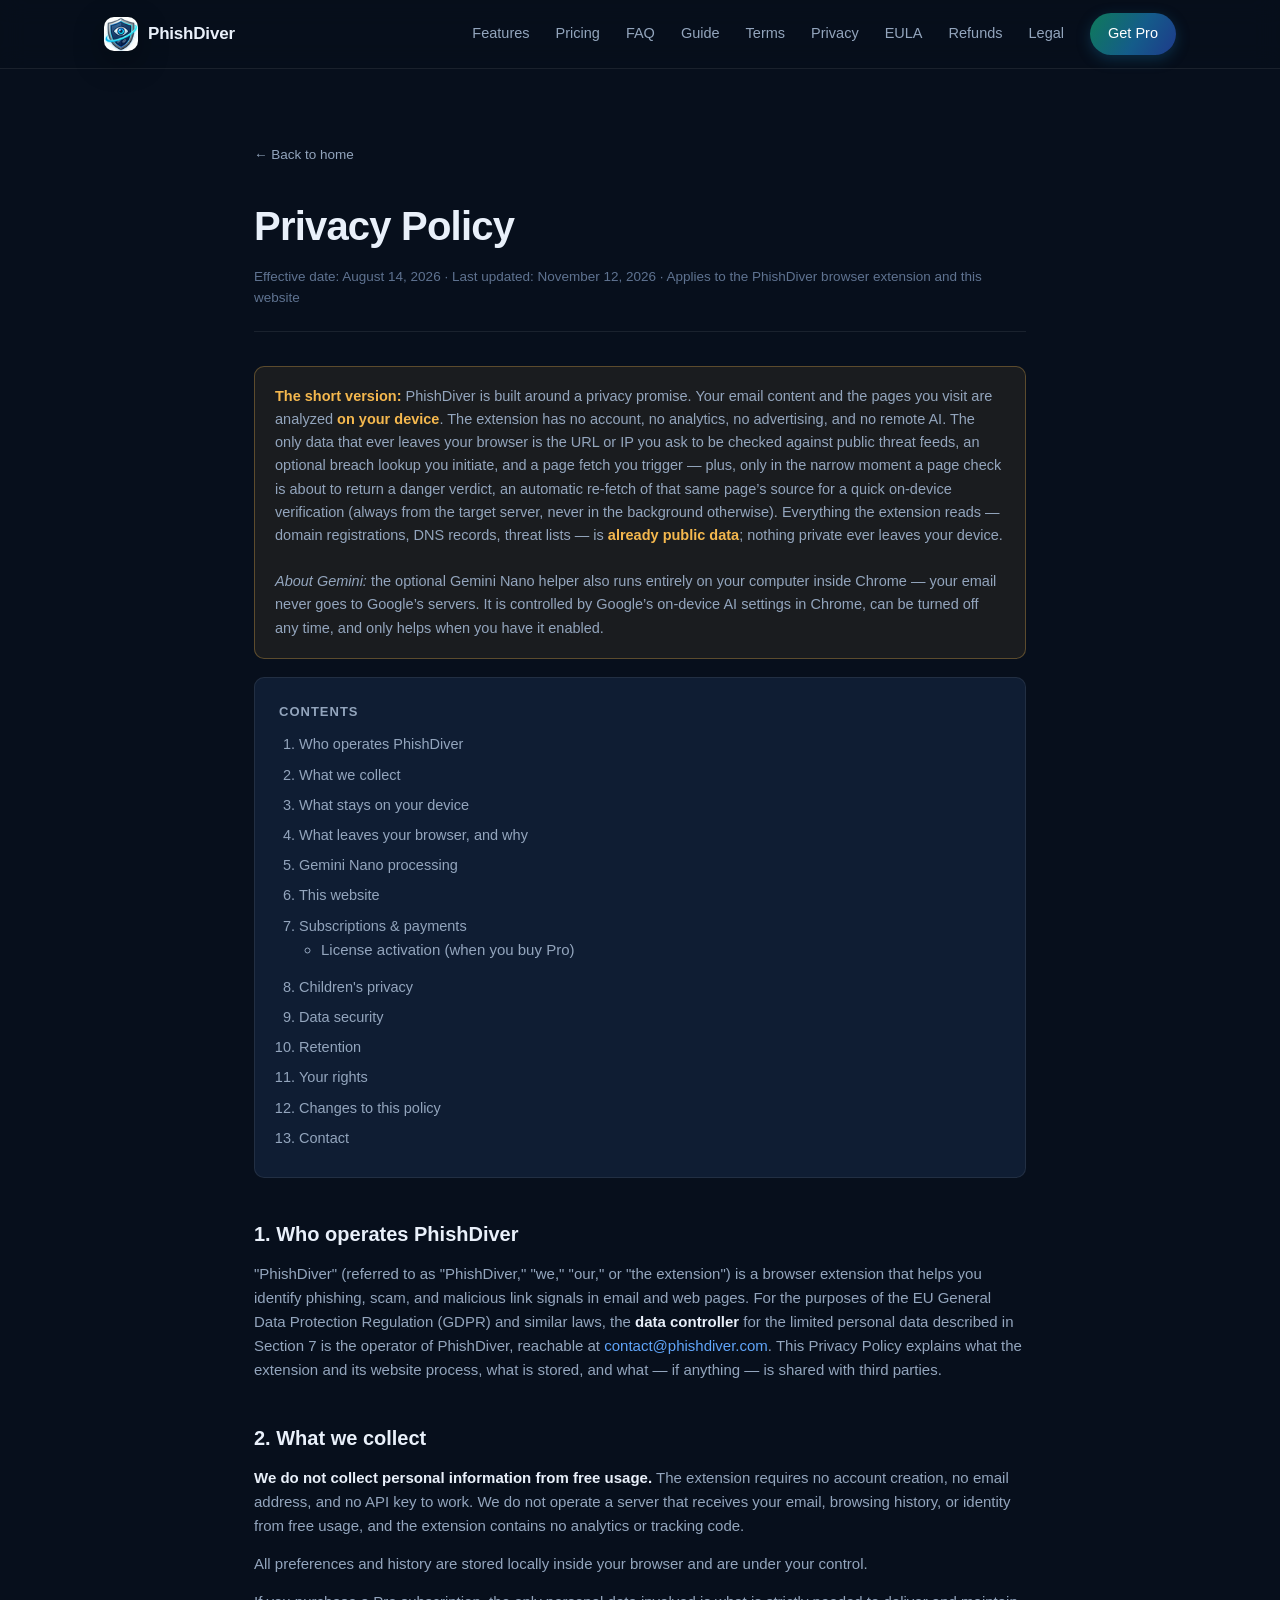
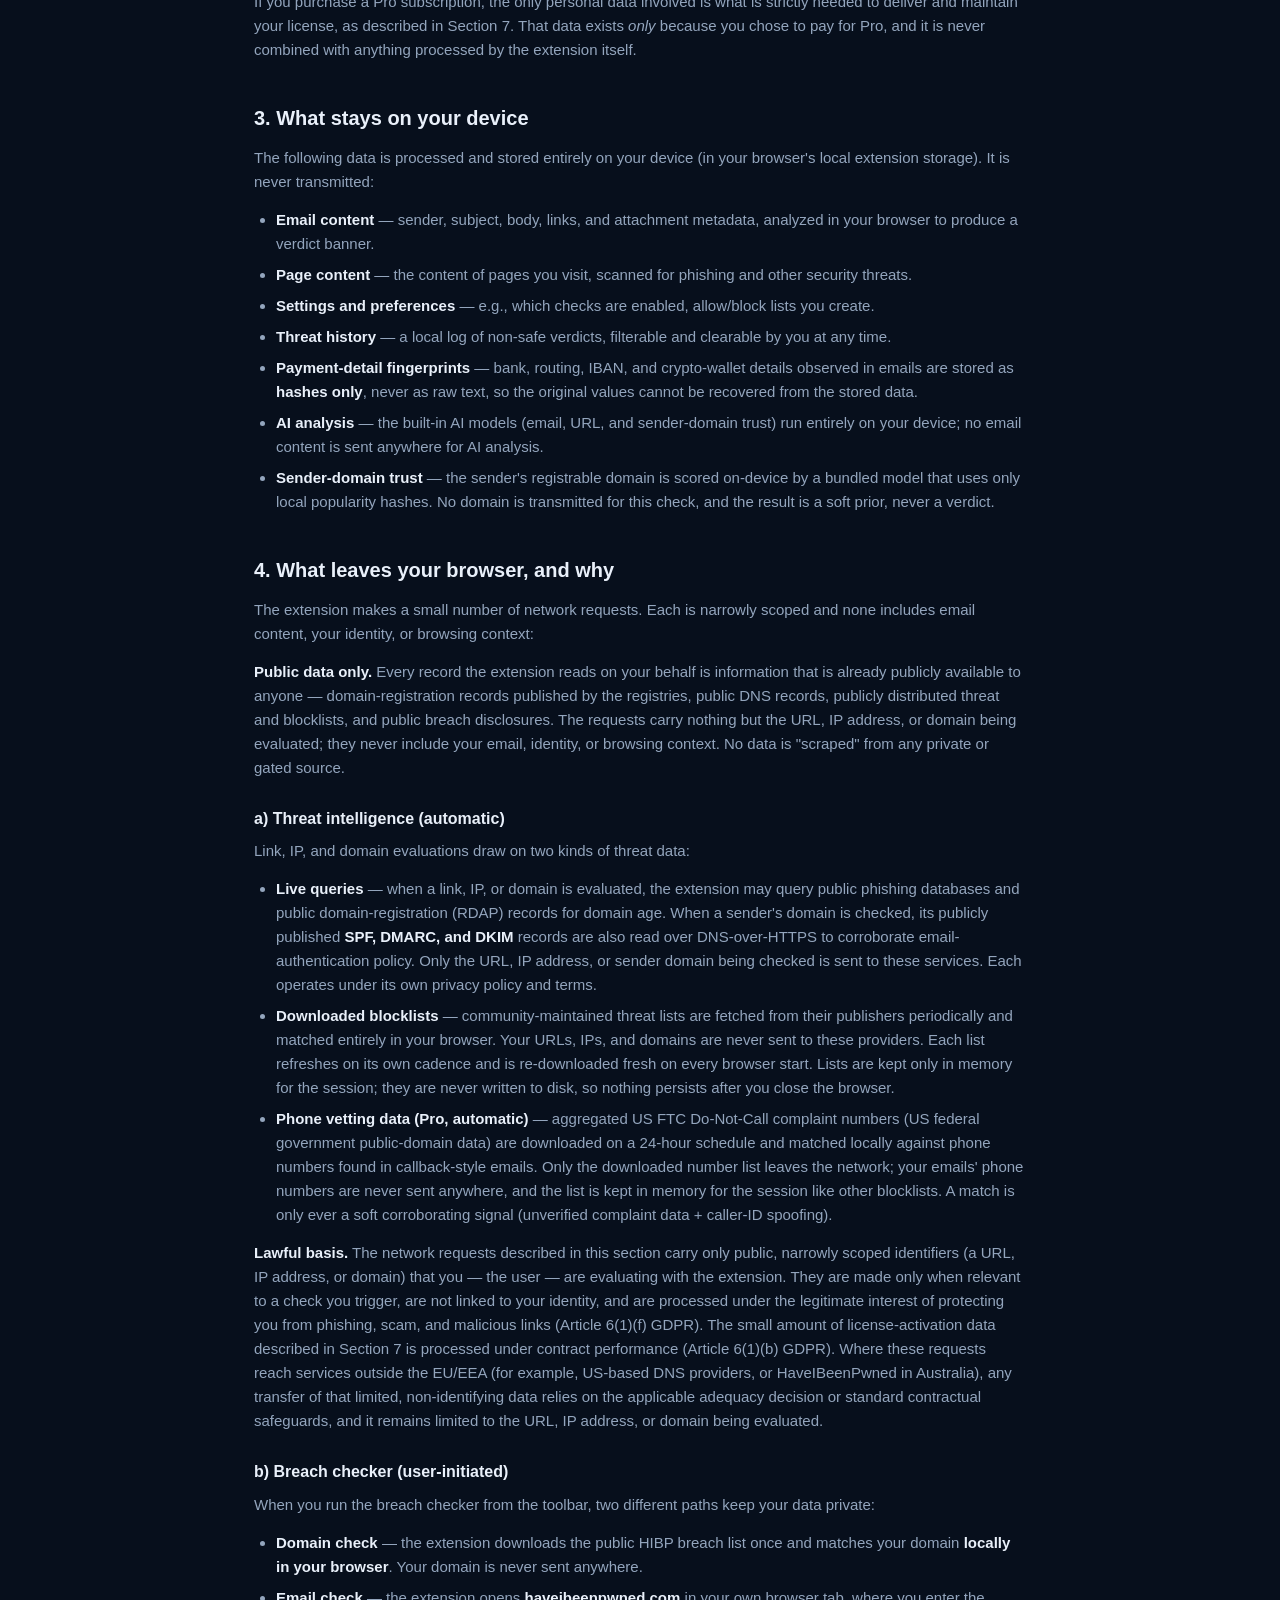
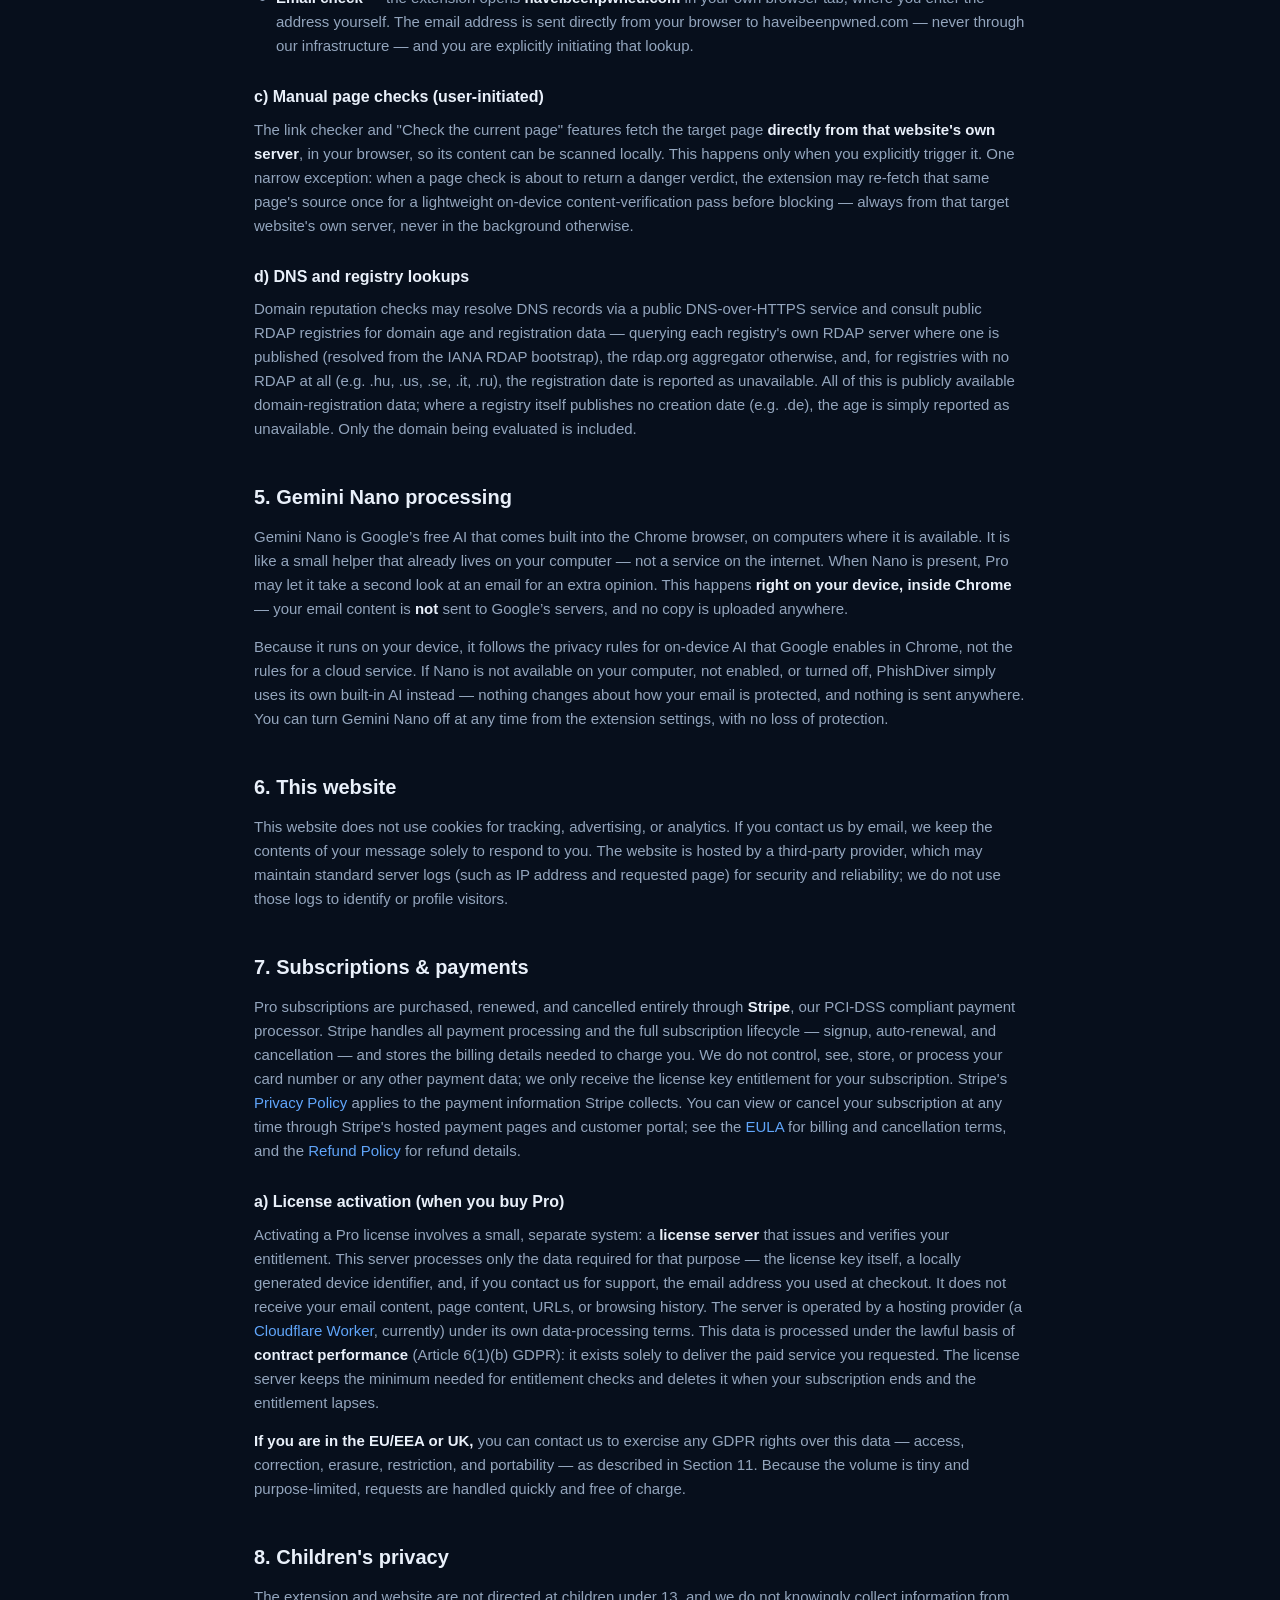
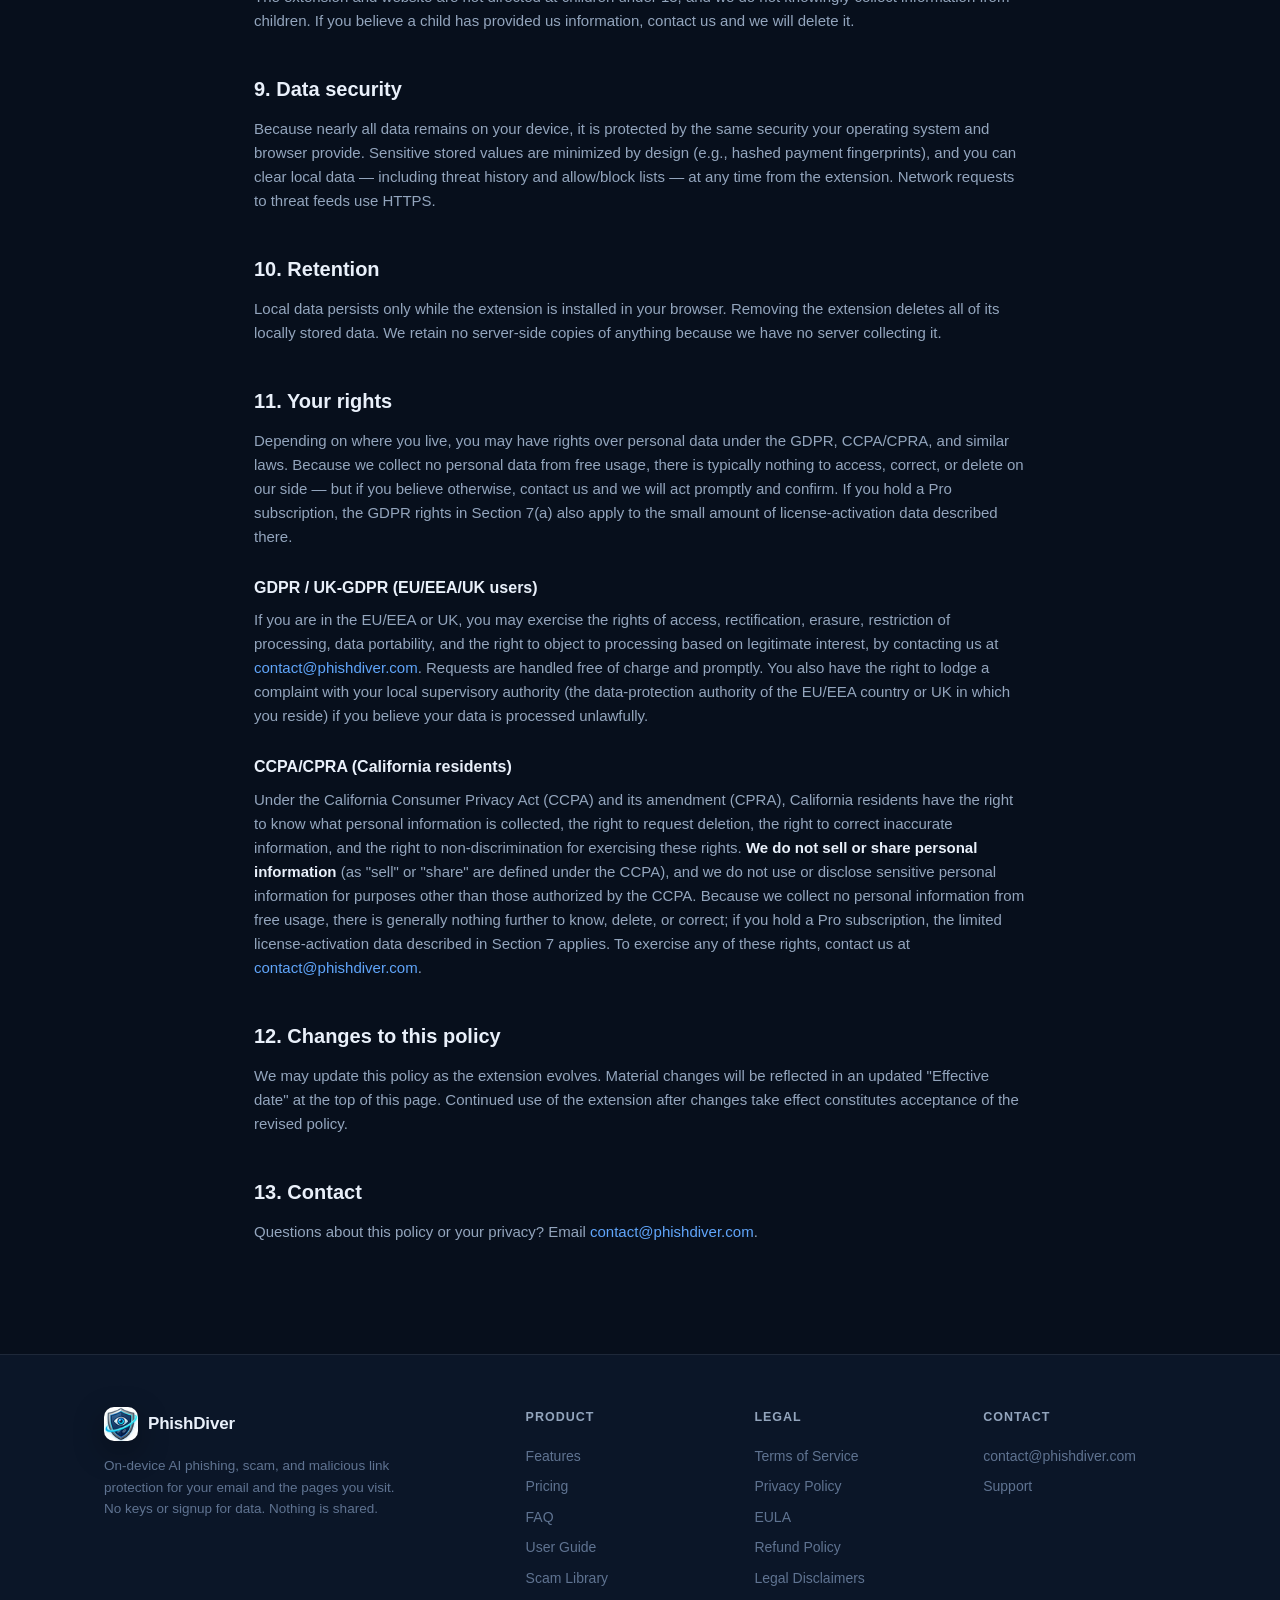
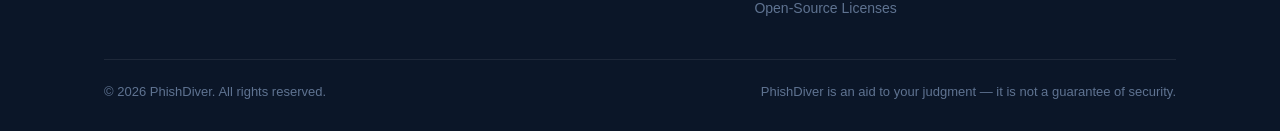
<file: privacy.html>
﻿<!DOCTYPE html>
<html lang="en">
<head>
<meta charset="UTF-8" />
<link rel="icon" type="image/x-icon" href="favicon.ico" />
<link rel="icon" type="image/png" sizes="32x32" href="favicon-32.png" />
<meta name="viewport" content="width=device-width, initial-scale=1.0" />
<title>Privacy Policy — PhishDiver</title>
<meta name="description" content="The PhishDiver privacy policy: what the extension processes on your device, what leaves your browser, and why." />
<meta name="theme-color" content="#070f1c" />
<link rel="stylesheet" href="css/styles.css" />
</head>
<body>

<header class="site-header">
  <div class="container nav">
    <a class="brand" href="index.html">
      <span class="logo"><img src="images/icon48.png" alt="PhishDiver" /></span>
      <span>PhishDiver</span>
    </a>
    <button class="nav-toggle" id="nav-toggle" aria-label="Menu">☰</button>
    <nav class="nav-links" id="nav-links">
      <a href="index.html#features">Features</a>
      <a href="index.html#pricing">Pricing</a>
      <a href="index.html#faq">FAQ</a>
      <a href="guide.html">Guide</a>
      <a href="terms.html">Terms</a>
      <a href="privacy.html">Privacy</a>
      <a href="eula.html">EULA</a>
      <a href="refund.html">Refunds</a>
      <a href="disclaimer.html">Legal</a>
      <a class="nav-cta" href="checkout.html">Get Pro</a>
    </nav>
  </div>
</header>

<main class="legal-page">
  <a class="back" href="index.html">← Back to home</a>
  <h1>Privacy Policy</h1>
  <div class="meta">Effective date: August 14, 2026 · Last updated: November 12, 2026 · Applies to the PhishDiver browser extension and this website</div>

  <div class="callout">
    <strong>The short version:</strong> PhishDiver is built around a privacy promise. Your email content and the
    pages you visit are analyzed <strong>on your device</strong>. The extension has no account, no analytics, no
    advertising, and no remote AI. The only data that ever leaves your browser is the URL or IP you ask to be checked
    against public threat feeds, an optional breach lookup you initiate, and a page fetch you trigger —
    plus, only in the narrow moment a page check is about to return a danger verdict, an automatic re-fetch of that
    same page&rsquo;s source for a quick on-device verification (always from the target server, never in the background otherwise).
    Everything the extension reads — domain registrations, DNS records, threat lists — is
    <strong>already public data</strong>; nothing private ever leaves your device.
    <br><br>
    <em>About Gemini:</em> the optional Gemini Nano helper also runs entirely on your computer inside Chrome —
    your email never goes to Google&rsquo;s servers. It is controlled by Google&rsquo;s on-device AI settings in
    Chrome, can be turned off any time, and only helps when you have it enabled.
  </div>

  <div class="legal-toc">
    <strong>Contents</strong>
    <ol>
      <li><a href="#who">Who operates PhishDiver</a></li>
      <li><a href="#information">What we collect</a></li>
      <li><a href="#device">What stays on your device</a></li>
      <li><a href="#third-party">What leaves your browser, and why</a></li>
      <li><a href="#gemini">Gemini Nano processing</a></li>
      <li><a href="#website">This website</a></li>
      <li><a href="#payments">Subscriptions &amp; payments</a>
        <ul>
          <li><a href="#licensing">License activation (when you buy Pro)</a></li>
        </ul>
      </li>
      <li><a href="#children">Children's privacy</a></li>
      <li><a href="#security">Data security</a></li>
      <li><a href="#retention">Retention</a></li>
      <li><a href="#rights">Your rights</a></li>
      <li><a href="#changes">Changes to this policy</a></li>
      <li><a href="#contact">Contact</a></li>
    </ol>
  </div>

  <h2 id="who">1. Who operates PhishDiver</h2>
  <p>
    "PhishDiver" (referred to as "PhishDiver," "we," "our," or "the extension") is a browser extension that
    helps you identify phishing, scam, and malicious link signals in email and web pages. For the purposes of the EU
    General Data Protection Regulation (GDPR) and similar laws, the <strong>data controller</strong> for the
    limited personal data described in Section 7 is the operator of PhishDiver, reachable at
    <a href="mailto:contact@phishdiver.com">contact@phishdiver.com</a>. This Privacy Policy explains what
    the extension and its website process, what is stored, and what — if anything — is shared with third parties.
  </p>

  <h2 id="information">2. What we collect</h2>
  <p><strong>We do not collect personal information from free usage.</strong> The extension requires no account
  creation, no email address, and no API key to work. We do not operate a server that receives your email, browsing
  history, or identity from free usage, and the
  extension contains no analytics or tracking code.</p>
  <p>All preferences and history are stored locally inside your browser and are under your control.</p>
  <p>If you purchase a Pro subscription, the only personal data involved is what is strictly needed to deliver and
  maintain your license, as described in Section 7. That data exists <em>only</em> because you chose to pay for Pro,
  and it is never combined with anything processed by the extension itself.</p>

  <h2 id="device">3. What stays on your device</h2>
  <p>The following data is processed and stored entirely on your device (in your browser's local extension storage). It
  is never transmitted:</p>
  <ul>
    <li><strong>Email content</strong> — sender, subject, body, links, and attachment metadata, analyzed in your browser to produce a verdict banner.</li>
    <li><strong>Page content</strong> — the content of pages you visit, scanned for phishing and other security threats.</li>
    <li><strong>Settings and preferences</strong> — e.g., which checks are enabled, allow/block lists you create.</li>
    <li><strong>Threat history</strong> — a local log of non-safe verdicts, filterable and clearable by you at any time.</li>
    <li><strong>Payment-detail fingerprints</strong> — bank, routing, IBAN, and crypto-wallet details observed in emails are stored as <strong>hashes only</strong>, never as raw text, so the original values cannot be recovered from the stored data.</li>
    <li><strong>AI analysis</strong> — the built-in AI models (email, URL, and sender-domain trust) run entirely on your device; no email content is sent anywhere for AI analysis.</li>
    <li><strong>Sender-domain trust</strong> — the sender's registrable domain is scored on-device by a bundled model that uses only local popularity hashes. No domain is transmitted for this check, and the result is a soft prior, never a verdict.</li>
  </ul>

  <h2 id="third-party">4. What leaves your browser, and why</h2>
  <p>The extension makes a small number of network requests. Each is narrowly scoped and none includes email content,
  your identity, or browsing context:</p>

  <p><strong>Public data only.</strong> Every record the extension reads on your behalf is information that is
  already publicly available to anyone — domain-registration records published by the registries, public DNS records,
  publicly distributed threat and blocklists, and public breach disclosures. The
  requests carry nothing but the URL, IP address, or domain being evaluated; they never include your email, identity,
  or browsing context. No data is "scraped" from any private or gated source.</p>

  <h3>a) Threat intelligence (automatic)</h3>
  <p>Link, IP, and domain evaluations draw on two kinds of threat data:</p>
  <ul>
    <li><strong>Live queries</strong> — when a link, IP, or domain is evaluated, the extension may query
    public phishing databases and public domain-registration (RDAP) records for domain age. When a sender's domain is checked, its publicly published
    <strong>SPF, DMARC, and DKIM</strong> records are also read over DNS-over-HTTPS to corroborate
    email-authentication policy. Only the URL, IP address, or sender domain being checked is sent to
    these services. Each operates under its own privacy policy and terms.</li>
    <li><strong>Downloaded blocklists</strong> — community-maintained threat lists
    are fetched from their publishers periodically and
    matched entirely in your browser. Your URLs, IPs, and domains are never sent to these providers.
    Each list refreshes on its own cadence and is re-downloaded fresh on every browser start. Lists are kept
    only in memory for the session; they are never written to disk, so nothing persists after you
    close the browser.</li>
    <li><strong>Phone vetting data (Pro, automatic)</strong> — aggregated US FTC
    Do-Not-Call complaint numbers (US federal government public-domain data) are
    downloaded on a 24-hour schedule and matched locally against phone numbers
    found in callback-style emails. Only the downloaded number list leaves the
    network; your emails' phone numbers are never sent anywhere, and the list is
    kept in memory for the session like other blocklists. A match is only ever a
    soft corroborating signal (unverified complaint data + caller-ID spoofing).</li>
  </ul>

  <p>
    <strong>Lawful basis.</strong> The network requests described in this section carry only public, narrowly scoped
    identifiers (a URL, IP address, or domain) that you — the user — are evaluating with the extension. They are made
    only when relevant to a check you trigger, are not linked to your identity, and are processed under the legitimate
    interest of protecting you from phishing, scam, and malicious links (Article 6(1)(f) GDPR). The small amount of
    license-activation data described in Section 7 is processed under contract performance (Article 6(1)(b) GDPR).
    Where these requests reach services outside the EU/EEA (for example, US-based DNS
    providers, or HaveIBeenPwned in Australia), any transfer of that limited, non-identifying data relies on the
    applicable adequacy decision or standard contractual safeguards, and it remains limited to the URL, IP address, or
    domain being evaluated.
  </p>

  <h3>b) Breach checker (user-initiated)</h3>
  <p>When you run the breach checker from the toolbar, two different paths keep your data private:</p>
  <ul>
    <li><strong>Domain check</strong> — the extension downloads the public HIBP breach list once and matches your
    domain <strong>locally in your browser</strong>. Your domain is never sent anywhere.</li>
    <li><strong>Email check</strong> — the extension opens <strong>haveibeenpwned.com</strong> in your own browser
    tab, where you enter the address yourself. The email address is sent directly from your browser to
    haveibeenpwned.com — never through our infrastructure — and you are explicitly initiating that lookup.</li>
  </ul>

  <h3>c) Manual page checks (user-initiated)</h3>
  <p>The link checker and "Check the current page" features fetch the target page <strong>directly from that website's
  own server</strong>, in your browser, so its content can be scanned locally. This happens only when you explicitly
  trigger it. One narrow exception: when a page check is about to return a danger verdict, the extension may re-fetch
  that same page's source once for a lightweight on-device content-verification pass before blocking — always from
  that target website's own server, never in the background otherwise.</p>

  <h3>d) DNS and registry lookups</h3>
  <p>Domain reputation checks may resolve DNS records via a public DNS-over-HTTPS service and consult public RDAP
  registries for domain age and registration data — querying each registry's own RDAP server where one is published
  (resolved from the IANA RDAP bootstrap), the rdap.org aggregator otherwise, and, for registries with no RDAP at all
  (e.g. .hu, .us, .se, .it, .ru), the registration date is reported as unavailable. All of this is publicly
  available domain-registration data; where a registry itself publishes no creation date (e.g. .de), the age is simply
  reported as unavailable. Only the domain being evaluated is included.</p>

  <h2 id="gemini">5. Gemini Nano processing</h2>
  <p>
    Gemini Nano is Google&rsquo;s free AI that comes built into the Chrome browser, on computers where it is
    available. It is like a small helper that already lives on your computer — not a service on the internet.
    When Nano is present, Pro may let it take a second look at an email for an extra opinion. This happens
    <strong>right on your device, inside Chrome</strong> — your email content is <strong>not</strong> sent to
    Google&rsquo;s servers, and no copy is uploaded anywhere.
  </p>
  <p>
    Because it runs on your device, it follows the privacy rules for on-device AI that Google enables in Chrome,
    not the rules for a cloud service. If Nano is not available on your computer, not enabled, or turned off,
    PhishDiver simply uses its own built-in AI instead — nothing changes about how your email is protected, and
    nothing is sent anywhere. You can turn Gemini Nano off at any time from the extension settings, with no loss
    of protection.
  </p>

  <h2 id="website">6. This website</h2>
  <p>
    This website does not use cookies for tracking, advertising, or analytics. If you contact us by email, we keep the
    contents of your message solely to respond to you. The website is hosted by a third-party provider, which may
    maintain standard server logs (such as IP address and requested page) for security and reliability; we do not use
    those logs to identify or profile visitors.
  </p>

  <h2 id="payments">7. Subscriptions &amp; payments</h2>
  <p>
    Pro subscriptions are purchased, renewed, and cancelled entirely through <strong>Stripe</strong>, our PCI-DSS
    compliant payment processor. Stripe handles all payment processing and the full subscription lifecycle — signup,
    auto-renewal, and cancellation — and stores the billing details needed to charge you. We do not control, see,
    store, or process your card number or any other payment data; we only receive the license key entitlement for your
    subscription. Stripe's <a href="https://stripe.com/privacy" rel="nofollow noopener" target="_blank">Privacy Policy</a>
    applies to the payment information Stripe collects. You can view or cancel your subscription at any time through
    Stripe's hosted payment pages and customer portal; see the <a href="eula.html">EULA</a> for billing and
    cancellation terms, and the <a href="refund.html">Refund Policy</a> for refund details.
  </p>

  <h3 id="licensing">a) License activation (when you buy Pro)</h3>
  <p>
    Activating a Pro license involves a small, separate system: a <strong>license server</strong> that issues and
    verifies your entitlement. This server processes only the data required for that purpose — the license key
    itself, a locally generated device identifier, and, if you contact us for support, the email address you used at
    checkout. It does not receive your email content, page content, URLs, or
    browsing history. The server is operated by a hosting provider (a <a href="https://www.cloudflare.com/privacypolicy/"
    rel="nofollow noopener" target="_blank">Cloudflare Worker</a>, currently) under its own data-processing terms.
    This data is processed under the lawful basis of <strong>contract performance</strong> (Article 6(1)(b) GDPR): it
    exists solely to deliver the paid service you requested. The license server keeps the minimum needed for
    entitlement checks and deletes it when your subscription ends and the entitlement lapses.
  </p>
  <p>
    <strong>If you are in the EU/EEA or UK,</strong> you can contact us to exercise any GDPR rights over this data —
    access, correction, erasure, restriction, and portability — as described in Section 11. Because the volume is tiny
    and purpose-limited, requests are handled quickly and free of charge.
  </p>

  <h2 id="children">8. Children's privacy</h2>
  <p>
    The extension and website are not directed at children under 13, and we do not knowingly collect information from
    children. If you believe a child has provided us information, contact us and we will delete it.
  </p>

  <h2 id="security">9. Data security</h2>
  <p>
    Because nearly all data remains on your device, it is protected by the same security your operating system and
    browser provide. Sensitive stored values are minimized by design (e.g., hashed payment fingerprints), and you can
    clear local data — including threat history and allow/block lists — at any time from the extension. Network
    requests to threat feeds use HTTPS.
  </p>

  <h2 id="retention">10. Retention</h2>
  <p>
    Local data persists only while the extension is installed in your browser. Removing the extension deletes all of
    its locally stored data. We retain no server-side copies of anything because we have no server collecting it.
  </p>

  <h2 id="rights">11. Your rights</h2>
  <p>
    Depending on where you live, you may have rights over personal data under the GDPR, CCPA/CPRA, and similar laws.
    Because we collect no personal data from free usage, there is typically
    nothing to access, correct, or delete on our side — but if you believe otherwise, contact us and we will act
    promptly and confirm. If you hold a Pro subscription, the GDPR rights in Section 7(a) also apply to the small
    amount of license-activation data described there.
  </p>

  <h3>GDPR / UK-GDPR (EU/EEA/UK users)</h3>
  <p>
    If you are in the EU/EEA or UK, you may exercise the rights of access, rectification, erasure, restriction of
    processing, data portability, and the right to object to processing based on legitimate interest, by contacting us
    at <a href="mailto:contact@phishdiver.com">contact@phishdiver.com</a>. Requests are handled free of charge and
    promptly. You also have the right to lodge a complaint with your local supervisory authority (the
    data-protection authority of the EU/EEA country or UK in which you reside) if you believe your data is processed
    unlawfully.
  </p>

  <h3>CCPA/CPRA (California residents)</h3>
  <p>
    Under the California Consumer Privacy Act (CCPA) and its amendment (CPRA), California residents have the right to
    know what personal information is collected, the right to request deletion, the right to correct inaccurate
    information, and the right to non-discrimination for exercising these rights.
    <strong>We do not sell or share personal information</strong> (as "sell" or "share" are defined under the
    CCPA), and we do not use or disclose sensitive personal information for purposes other than those authorized by
    the CCPA. Because we collect no personal information from free usage, there is generally nothing further to know,
    delete, or correct; if you hold a Pro subscription, the limited license-activation data described in Section 7
    applies. To exercise any of these rights, contact us at
    <a href="mailto:contact@phishdiver.com">contact@phishdiver.com</a>.
  </p>

  <h2 id="changes">12. Changes to this policy</h2>
  <p>
    We may update this policy as the extension evolves. Material changes will be reflected in an updated "Effective
    date" at the top of this page. Continued use of the extension after changes take effect constitutes acceptance of
    the revised policy.
  </p>

  <h2 id="contact">13. Contact</h2>
  <p>
    Questions about this policy or your privacy? Email
    <a href="mailto:contact@phishdiver.com">contact@phishdiver.com</a>.
  </p>
</main>

<footer class="site-footer">
  <div class="container">
    <div class="footer-grid">
      <div>
        <a class="brand" href="index.html">
          <span class="logo"><img src="images/icon48.png" alt="PhishDiver" /></span>
          <span>PhishDiver</span>
        </a>
        <p class="blurb">On-device AI phishing, scam, and malicious link protection for your email and the pages you visit. No keys or signup for data. Nothing is shared.</p>
      </div>
      <div class="footer-col">
        <h4>Product</h4>
        <a href="index.html#features">Features</a>
        <a href="index.html#pricing">Pricing</a>
        <a href="index.html#faq">FAQ</a>
        <a href="guide.html">User Guide</a>
        <a href="index.html#scams">Scam Library</a>
      </div>
      <div class="footer-col">
        <h4>Legal</h4>
        <a href="terms.html">Terms of Service</a>
        <a href="privacy.html">Privacy Policy</a>
        <a href="eula.html">EULA</a>
        <a href="refund.html">Refund Policy</a>
        <a href="disclaimer.html">Legal Disclaimers</a>
        <a href="licenses.html">Open-Source Licenses</a>
      </div>
      <div class="footer-col">
        <h4>Contact</h4>
        <a href="mailto:contact@phishdiver.com">contact@phishdiver.com</a>
        <a href="index.html#pricing">Support</a>
      </div>
    </div>
    <div class="footer-bottom">
      <span>© <span id="year">2026</span> PhishDiver. All rights reserved.</span>
      <span>PhishDiver is an aid to your judgment — it is not a guarantee of security.</span>
    </div>
  </div>
</footer>

<script src="js/main.js"></script>
</body>
</html>
</file>
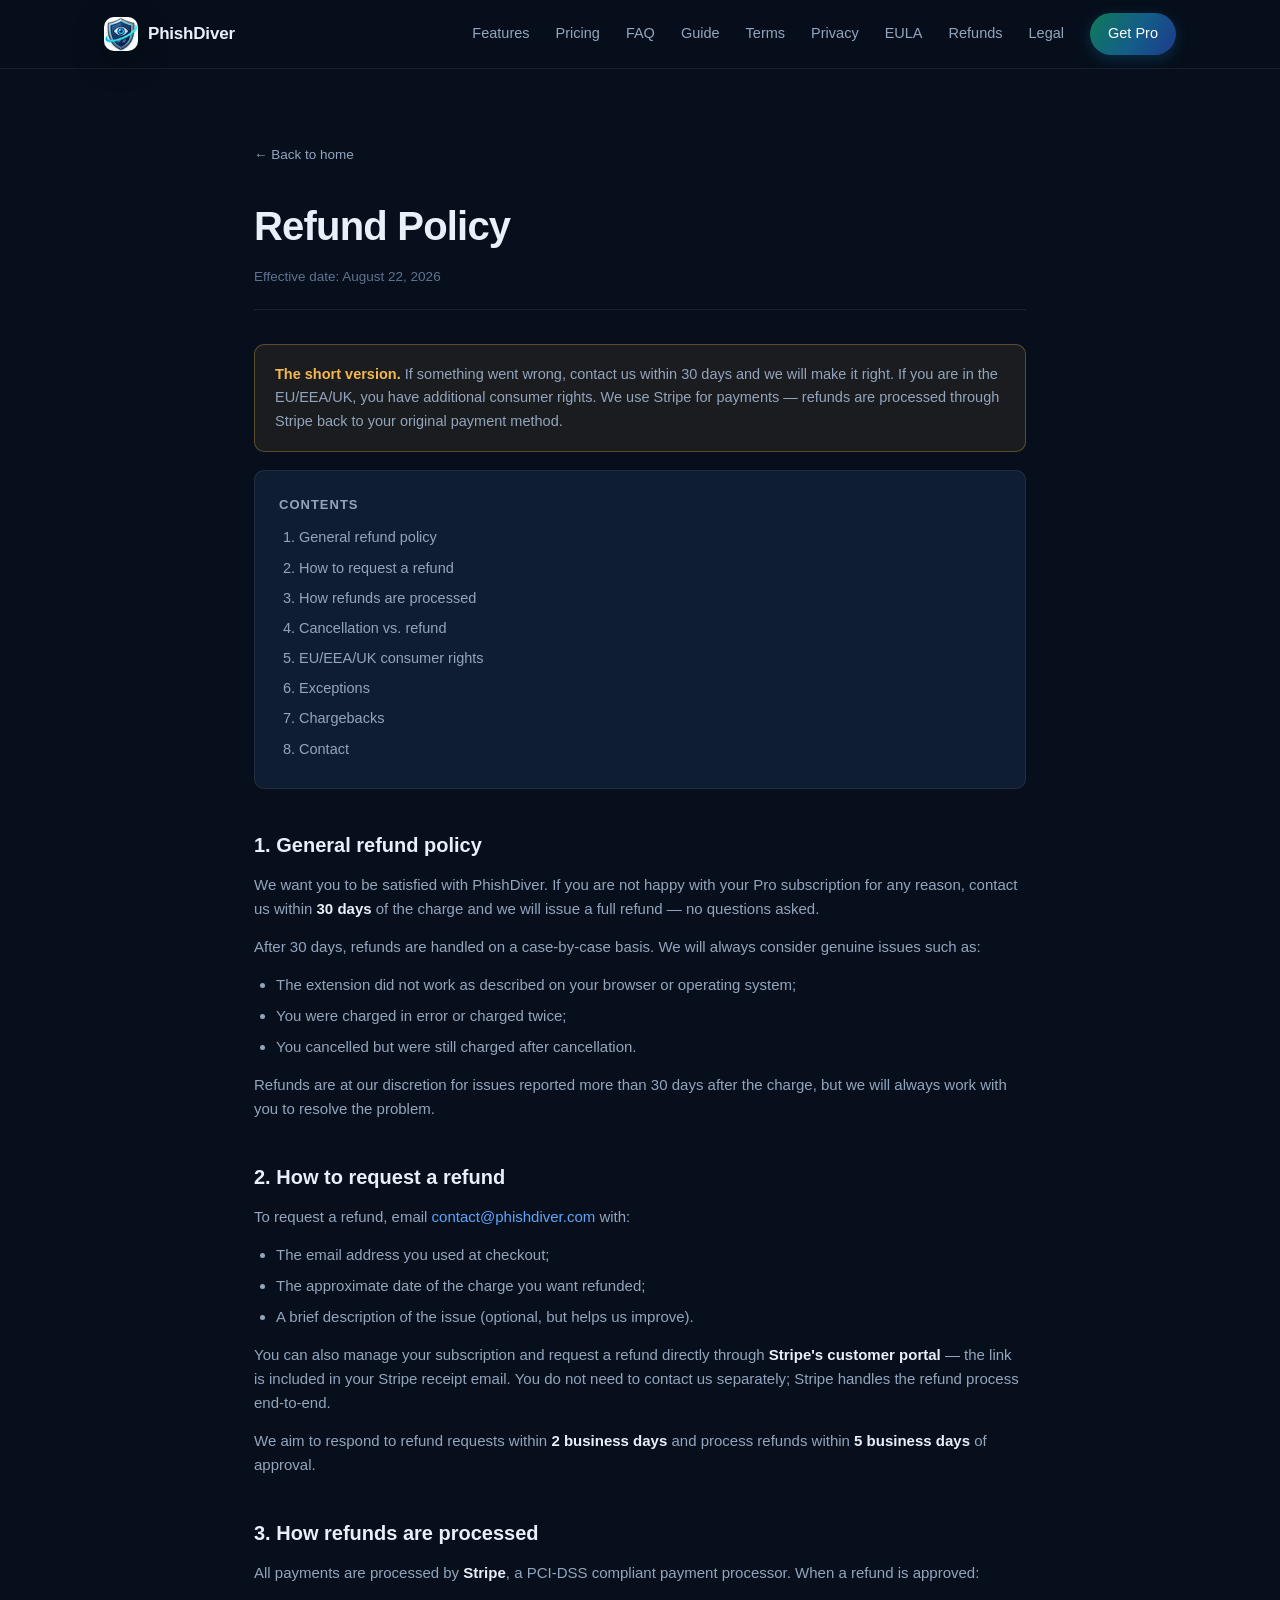
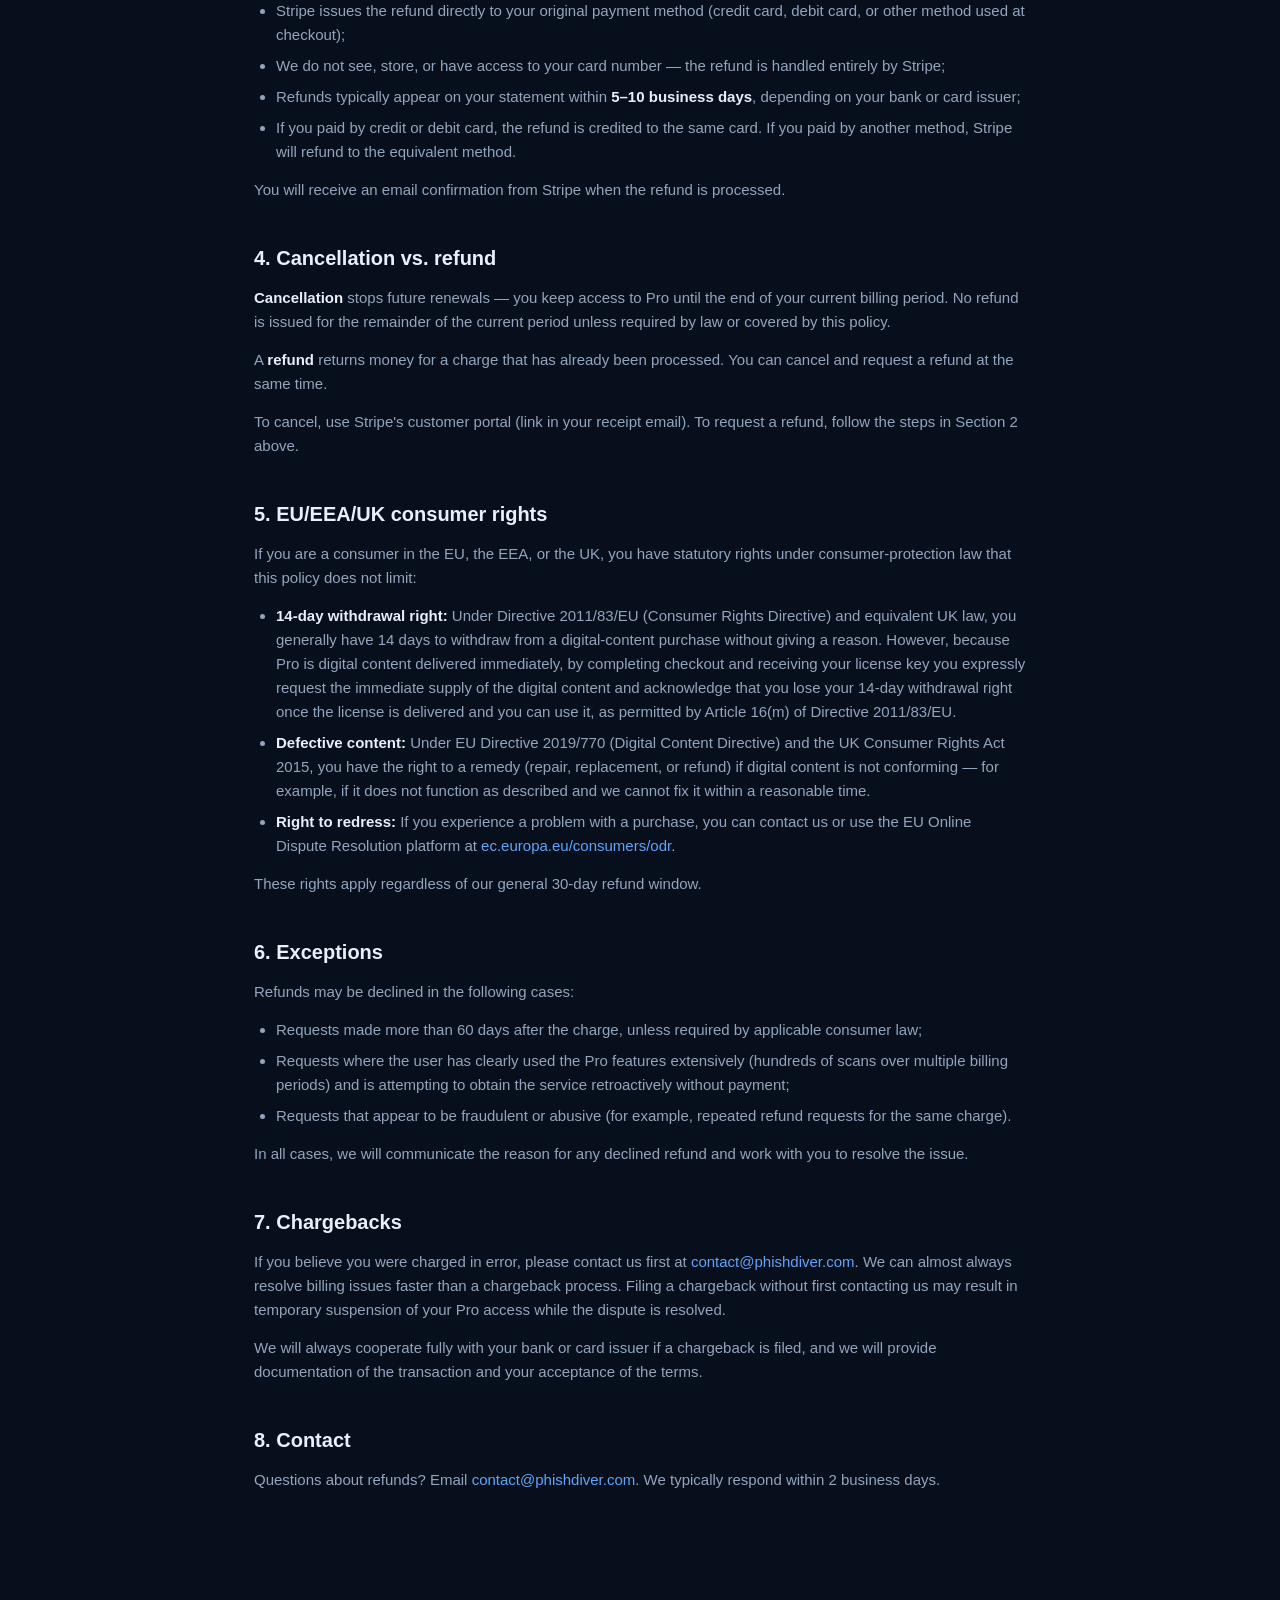
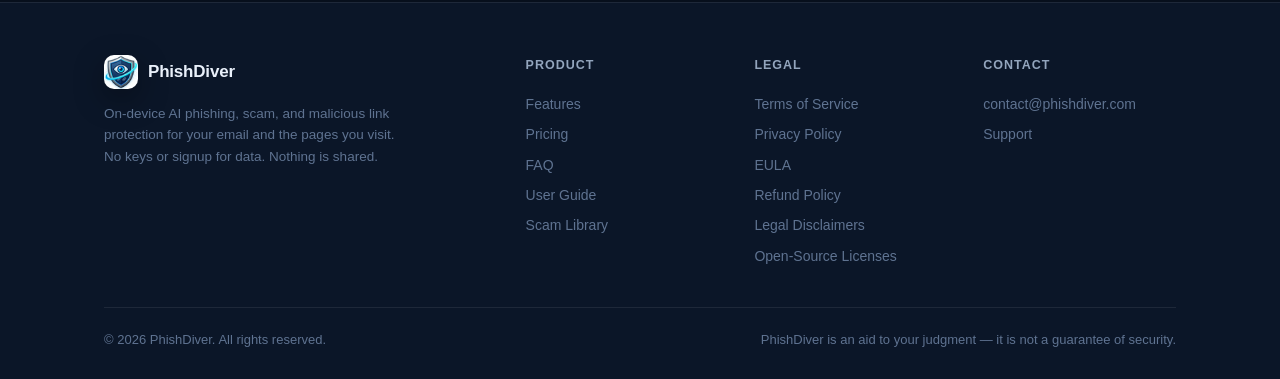
<file: refund.html>
<!DOCTYPE html>
<html lang="en">
<head>
<meta charset="UTF-8" />
<link rel="icon" type="image/x-icon" href="favicon.ico" />
<link rel="icon" type="image/png" sizes="32x32" href="favicon-32.png" />
<meta name="viewport" content="width=device-width, initial-scale=1.0" />
<title>Refund Policy — PhishDiver</title>
<meta name="description" content="PhishDiver Refund Policy: how to request a refund for your Pro subscription, what qualifies, and EU consumer rights." />
<meta name="theme-color" content="#070f1c" />
<link rel="stylesheet" href="css/styles.css" />
</head>
<body>

<header class="site-header">
  <div class="container nav">
    <a class="brand" href="index.html">
      <span class="logo"><img src="images/icon48.png" alt="PhishDiver" /></span>
      <span>PhishDiver</span>
    </a>
    <button class="nav-toggle" id="nav-toggle" aria-label="Menu">☰</button>
    <nav class="nav-links" id="nav-links">
      <a href="index.html#features">Features</a>
      <a href="index.html#pricing">Pricing</a>
      <a href="index.html#faq">FAQ</a>
      <a href="guide.html">Guide</a>
      <a href="terms.html">Terms</a>
      <a href="privacy.html">Privacy</a>
      <a href="eula.html">EULA</a>
      <a href="refund.html">Refunds</a>
      <a href="disclaimer.html">Legal</a>
      <a class="nav-cta" href="checkout.html">Get Pro</a>
    </nav>
  </div>
</header>

<main class="legal-page">
  <a class="back" href="index.html">← Back to home</a>
  <h1>Refund Policy</h1>
  <div class="meta">Effective date: August 22, 2026</div>

  <div class="callout">
    <strong>The short version.</strong> If something went wrong, contact us within 30 days and we will make it right.
    If you are in the EU/EEA/UK, you have additional consumer rights. We use Stripe for payments — refunds are
    processed through Stripe back to your original payment method.
  </div>

  <div class="legal-toc">
    <strong>Contents</strong>
    <ol>
      <li><a href="#general">General refund policy</a></li>
      <li><a href="#how-to">How to request a refund</a></li>
      <li><a href="#processing">How refunds are processed</a></li>
      <li><a href="#cancellation">Cancellation vs. refund</a></li>
      <li><a href="#eu">EU/EEA/UK consumer rights</a></li>
      <li><a href="#exceptions">Exceptions</a></li>
      <li><a href="#chargebacks">Chargebacks</a></li>
      <li><a href="#contact">Contact</a></li>
    </ol>
  </div>

  <h2 id="general">1. General refund policy</h2>
  <p>
    We want you to be satisfied with PhishDiver. If you are not happy with your Pro subscription for any reason,
    contact us within <strong>30 days</strong> of the charge and we will issue a full refund — no questions asked.
  </p>
  <p>
    After 30 days, refunds are handled on a case-by-case basis. We will always consider genuine issues such as:
  </p>
  <ul>
    <li>The extension did not work as described on your browser or operating system;</li>
    <li>You were charged in error or charged twice;</li>
    <li>You cancelled but were still charged after cancellation.</li>
  </ul>
  <p>
    Refunds are at our discretion for issues reported more than 30 days after the charge, but we will always
    work with you to resolve the problem.
  </p>

  <h2 id="how-to">2. How to request a refund</h2>
  <p>
    To request a refund, email <a href="mailto:contact@phishdiver.com">contact@phishdiver.com</a> with:
  </p>
  <ul>
    <li>The email address you used at checkout;</li>
    <li>The approximate date of the charge you want refunded;</li>
    <li>A brief description of the issue (optional, but helps us improve).</li>
  </ul>
  <p>
    You can also manage your subscription and request a refund directly through
    <strong>Stripe's customer portal</strong> — the link is included in your Stripe receipt email. You do not need
    to contact us separately; Stripe handles the refund process end-to-end.
  </p>
  <p>
    We aim to respond to refund requests within <strong>2 business days</strong> and process refunds within
    <strong>5 business days</strong> of approval.
  </p>

  <h2 id="processing">3. How refunds are processed</h2>
  <p>
    All payments are processed by <strong>Stripe</strong>, a PCI-DSS compliant payment processor. When a refund is
    approved:
  </p>
  <ul>
    <li>Stripe issues the refund directly to your original payment method (credit card, debit card, or other method used at checkout);</li>
    <li>We do not see, store, or have access to your card number — the refund is handled entirely by Stripe;</li>
    <li>Refunds typically appear on your statement within <strong>5–10 business days</strong>, depending on your bank or card issuer;</li>
    <li>If you paid by credit or debit card, the refund is credited to the same card. If you paid by another method, Stripe will refund to the equivalent method.</li>
  </ul>
  <p>
    You will receive an email confirmation from Stripe when the refund is processed.
  </p>

  <h2 id="cancellation">4. Cancellation vs. refund</h2>
  <p>
    <strong>Cancellation</strong> stops future renewals — you keep access to Pro until the end of your current
    billing period. No refund is issued for the remainder of the current period unless required by law or covered by
    this policy.
  </p>
  <p>
    A <strong>refund</strong> returns money for a charge that has already been processed. You can cancel and request
    a refund at the same time.
  </p>
  <p>
    To cancel, use Stripe's customer portal (link in your receipt email). To request a refund, follow the steps in
    Section 2 above.
  </p>

  <h2 id="eu">5. EU/EEA/UK consumer rights</h2>
  <p>
    If you are a consumer in the EU, the EEA, or the UK, you have statutory rights under consumer-protection law
    that this policy does not limit:
  </p>
  <ul>
    <li><strong>14-day withdrawal right:</strong> Under Directive 2011/83/EU (Consumer Rights Directive) and equivalent
    UK law, you generally have 14 days to withdraw from a digital-content purchase without giving a reason. However,
    because Pro is digital content delivered immediately, by completing checkout and receiving your license key you
    expressly request the immediate supply of the digital content and acknowledge that you lose your 14-day
    withdrawal right once the license is delivered and you can use it, as permitted by Article 16(m) of Directive
    2011/83/EU.</li>
    <li><strong>Defective content:</strong> Under EU Directive 2019/770 (Digital Content Directive) and the UK Consumer
    Rights Act 2015, you have the right to a remedy (repair, replacement, or refund) if digital content is not
    conforming — for example, if it does not function as described and we cannot fix it within a reasonable time.</li>
    <li><strong>Right to redress:</strong> If you experience a problem with a purchase, you can contact us or use the
    EU Online Dispute Resolution platform at <a href="https://ec.europa.eu/consumers/odr" rel="nofollow noopener" target="_blank">ec.europa.eu/consumers/odr</a>.</li>
  </ul>
  <p>
    These rights apply regardless of our general 30-day refund window.
  </p>

  <h2 id="exceptions">6. Exceptions</h2>
  <p>
    Refunds may be declined in the following cases:
  </p>
  <ul>
    <li>Requests made more than 60 days after the charge, unless required by applicable consumer law;</li>
    <li>Requests where the user has clearly used the Pro features extensively (hundreds of scans over multiple billing periods) and is attempting to obtain the service retroactively without payment;</li>
    <li>Requests that appear to be fraudulent or abusive (for example, repeated refund requests for the same charge).</li>
  </ul>
  <p>
    In all cases, we will communicate the reason for any declined refund and work with you to resolve the issue.
  </p>

  <h2 id="chargebacks">7. Chargebacks</h2>
  <p>
    If you believe you were charged in error, please contact us first at
    <a href="mailto:contact@phishdiver.com">contact@phishdiver.com</a>. We can almost always resolve billing issues
    faster than a chargeback process. Filing a chargeback without first contacting us may result in temporary
    suspension of your Pro access while the dispute is resolved.
  </p>
  <p>
    We will always cooperate fully with your bank or card issuer if a chargeback is filed, and we will provide
    documentation of the transaction and your acceptance of the terms.
  </p>

  <h2 id="contact">8. Contact</h2>
  <p>
    Questions about refunds? Email
    <a href="mailto:contact@phishdiver.com">contact@phishdiver.com</a>. We typically respond within 2 business days.
  </p>
</main>

<footer class="site-footer">
  <div class="container">
    <div class="footer-grid">
      <div>
        <a class="brand" href="index.html">
          <span class="logo"><img src="images/icon48.png" alt="PhishDiver" /></span>
          <span>PhishDiver</span>
        </a>
        <p class="blurb">On-device AI phishing, scam, and malicious link protection for your email and the pages you visit. No keys or signup for data. Nothing is shared.</p>
      </div>
      <div class="footer-col">
        <h4>Product</h4>
        <a href="index.html#features">Features</a>
        <a href="index.html#pricing">Pricing</a>
        <a href="index.html#faq">FAQ</a>
        <a href="guide.html">User Guide</a>
        <a href="index.html#scams">Scam Library</a>
      </div>
      <div class="footer-col">
        <h4>Legal</h4>
        <a href="terms.html">Terms of Service</a>
        <a href="privacy.html">Privacy Policy</a>
        <a href="eula.html">EULA</a>
        <a href="refund.html">Refund Policy</a>
        <a href="disclaimer.html">Legal Disclaimers</a>
        <a href="licenses.html">Open-Source Licenses</a>
      </div>
      <div class="footer-col">
        <h4>Contact</h4>
        <a href="mailto:contact@phishdiver.com">contact@phishdiver.com</a>
        <a href="index.html#pricing">Support</a>
      </div>
    </div>
    <div class="footer-bottom">
      <span>© <span id="year">2026</span> PhishDiver. All rights reserved.</span>
      <span>PhishDiver is an aid to your judgment — it is not a guarantee of security.</span>
    </div>
  </div>
</footer>

<script src="js/main.js"></script>
</body>
</html>
</file>
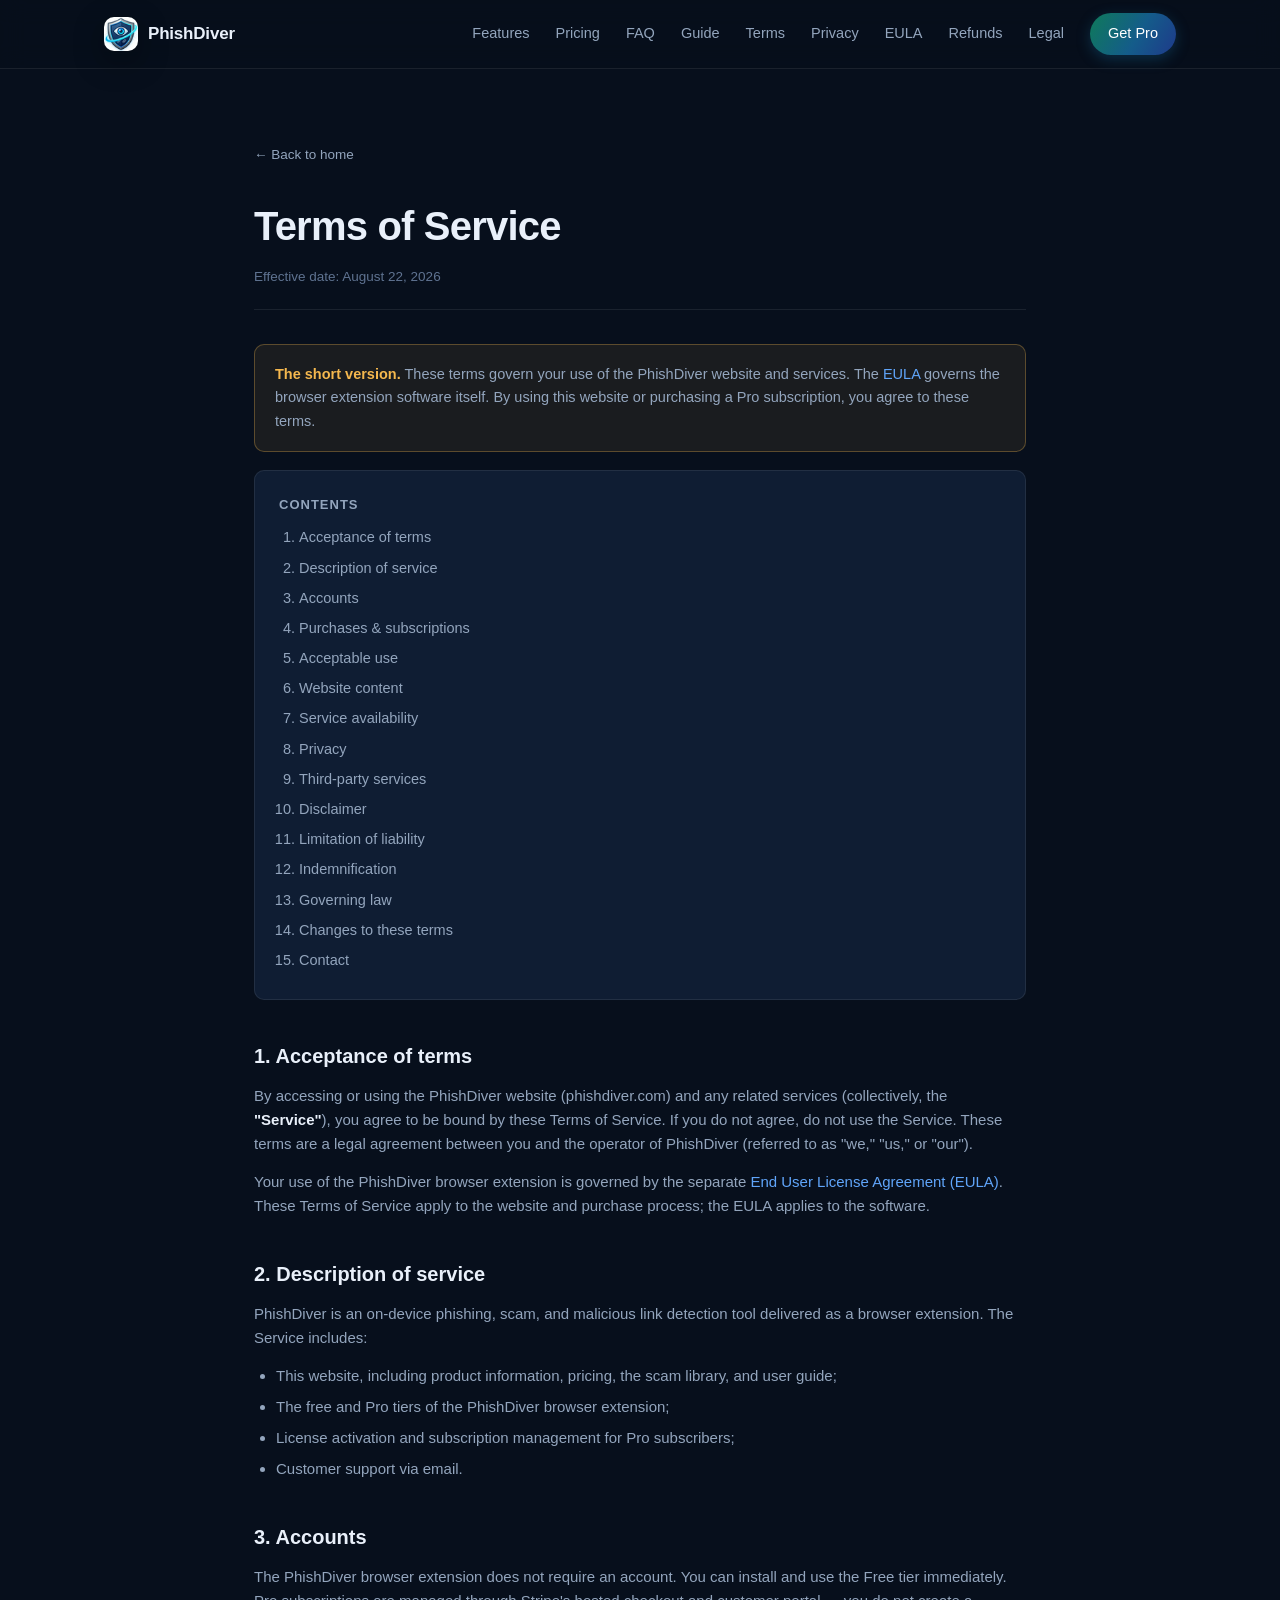
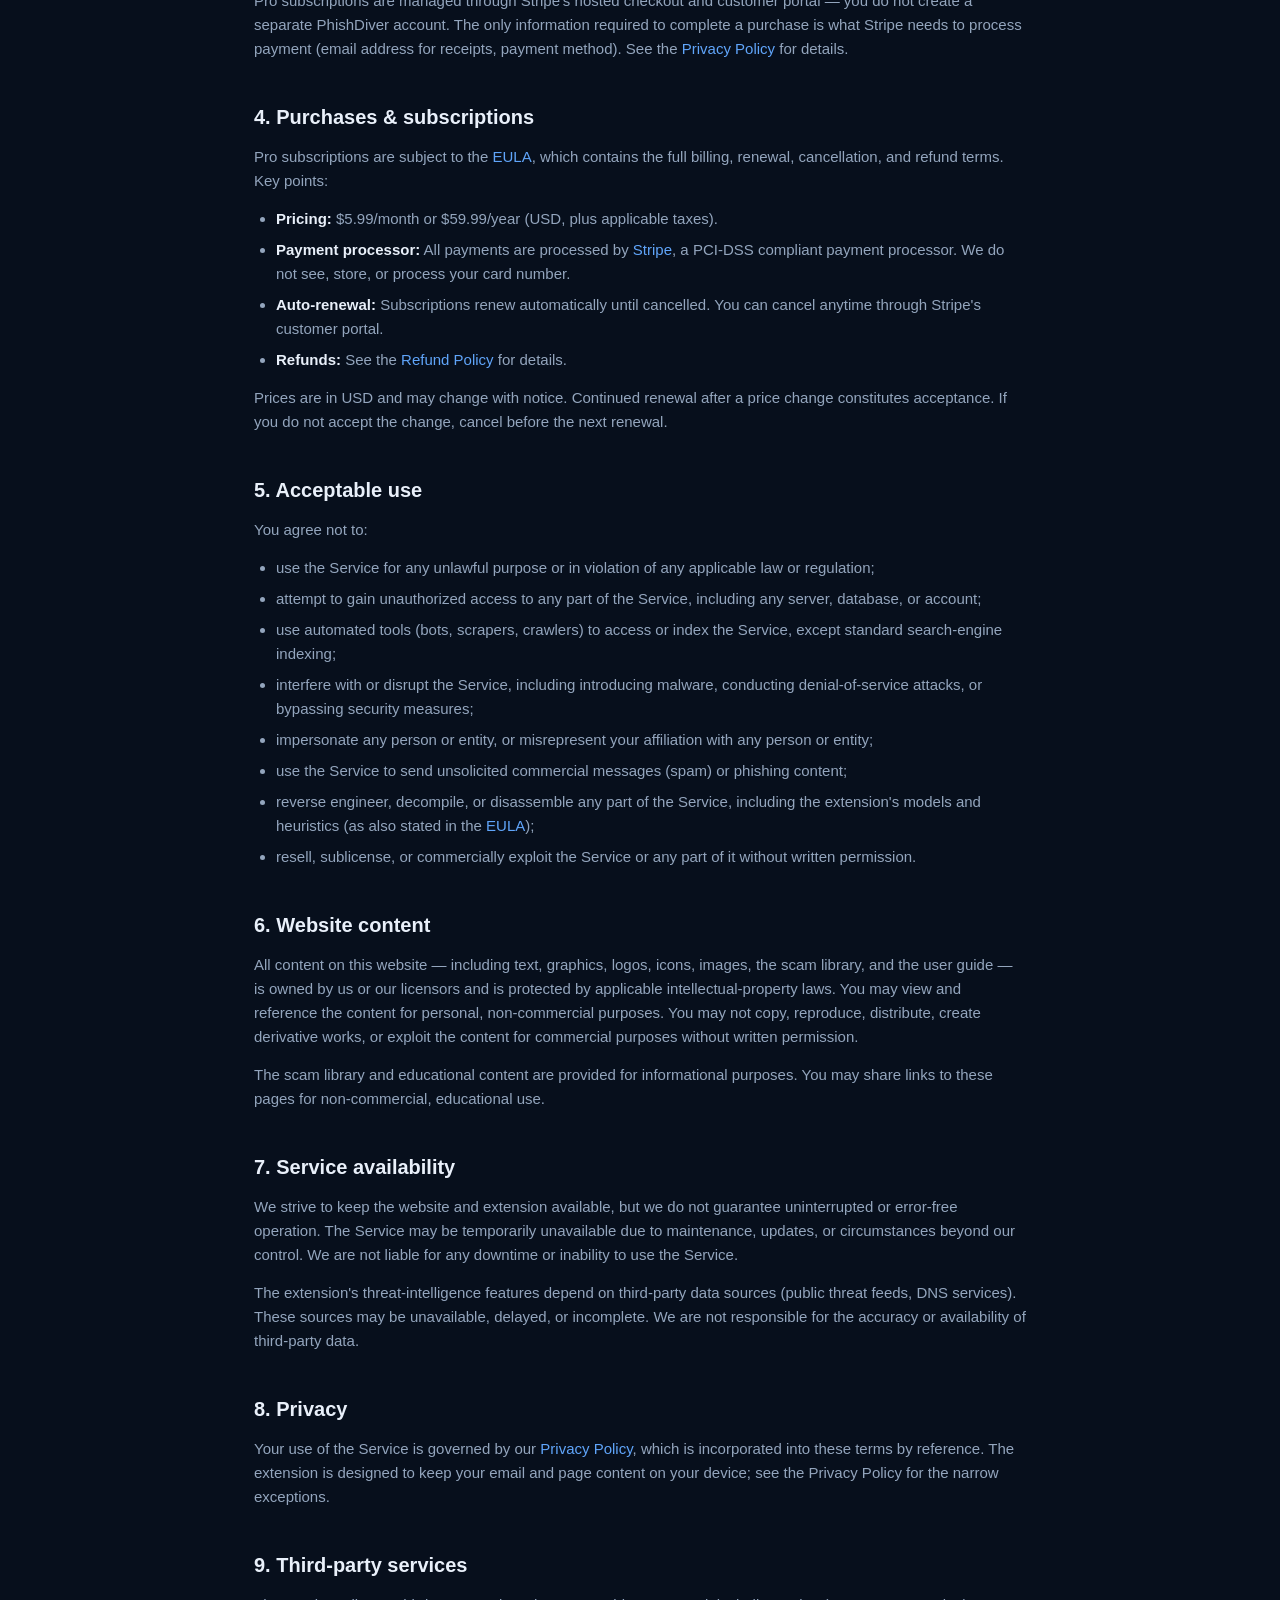
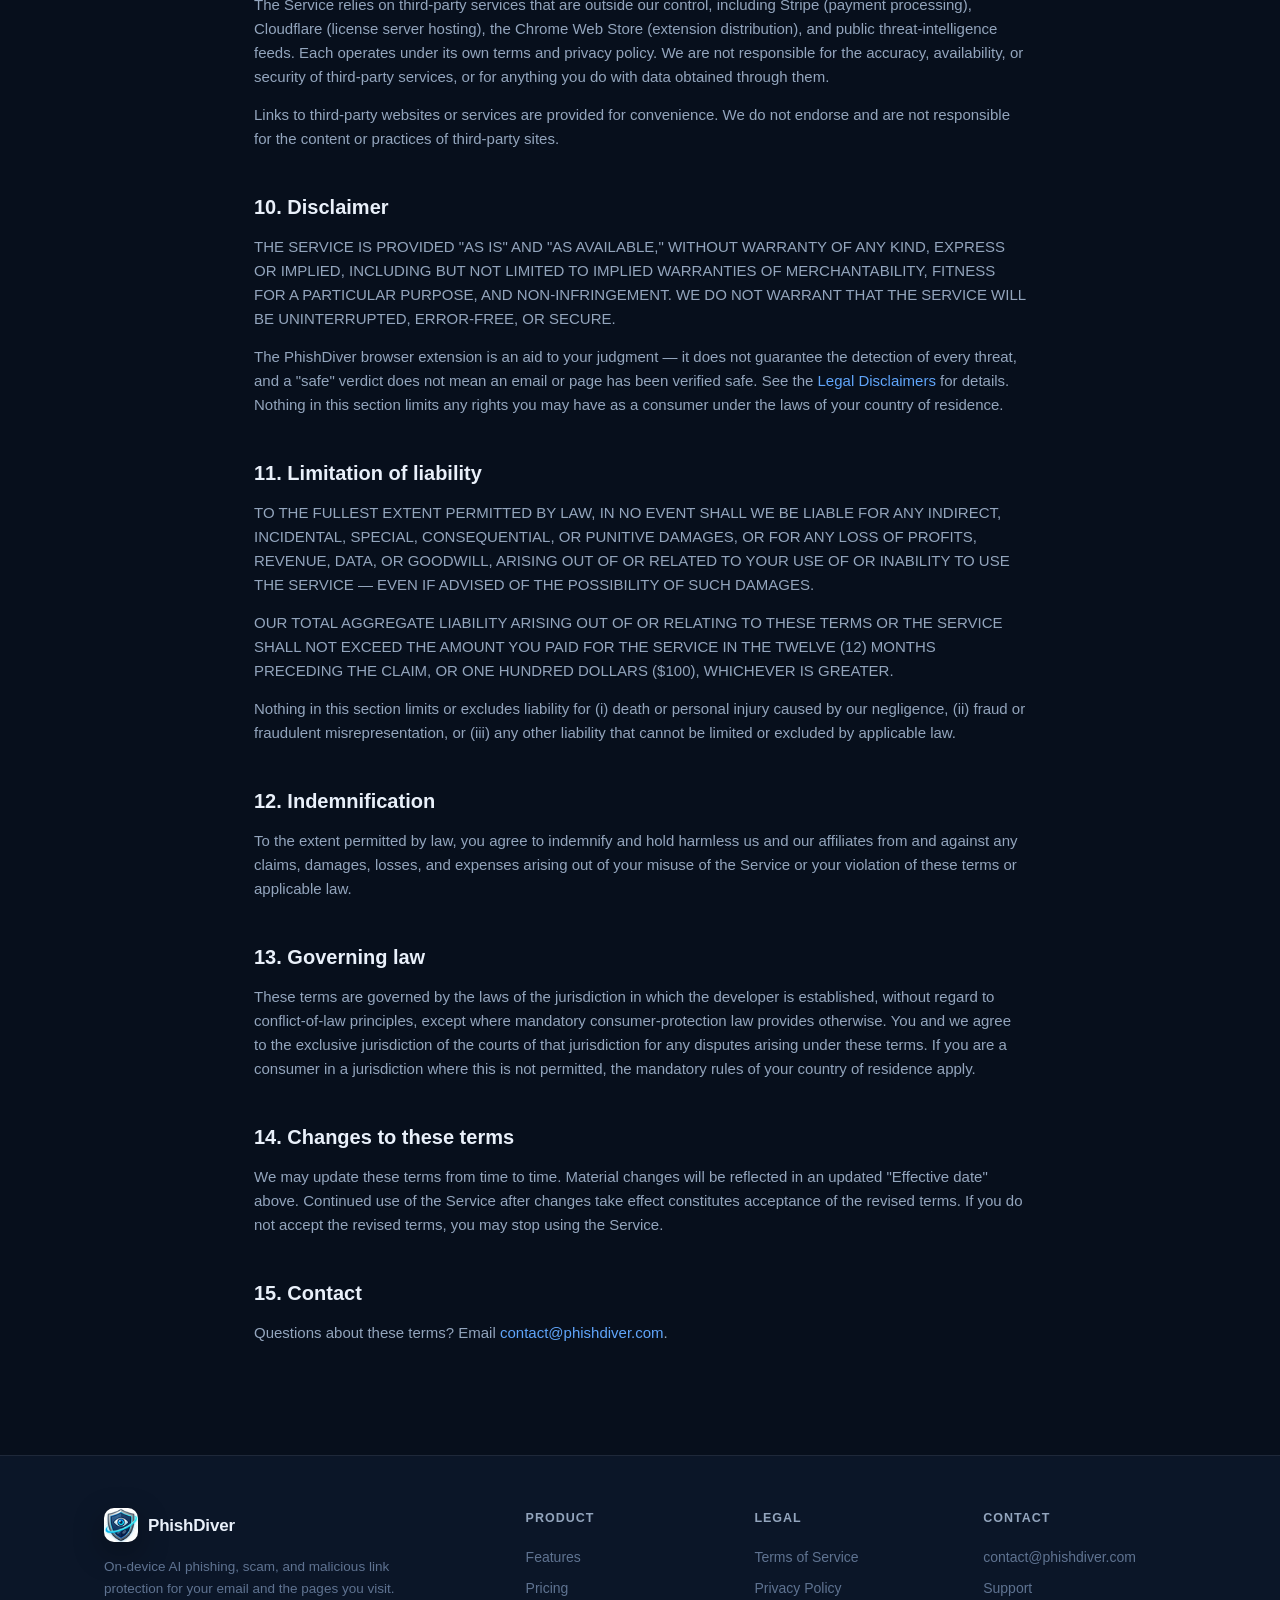
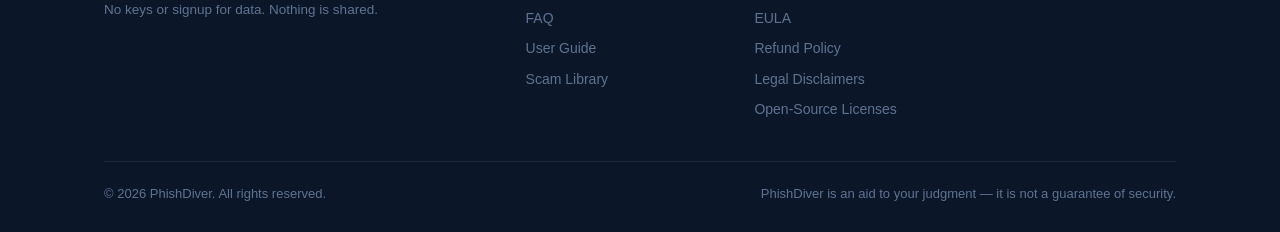
<file: terms.html>
<!DOCTYPE html>
<html lang="en">
<head>
<meta charset="UTF-8" />
<link rel="icon" type="image/x-icon" href="favicon.ico" />
<link rel="icon" type="image/png" sizes="32x32" href="favicon-32.png" />
<meta name="viewport" content="width=device-width, initial-scale=1.0" />
<title>Terms of Service — PhishDiver</title>
<meta name="description" content="PhishDiver Terms of Service: website usage terms, acceptable use, service availability, and legal terms for using the PhishDiver website and services." />
<meta name="theme-color" content="#070f1c" />
<link rel="stylesheet" href="css/styles.css" />
</head>
<body>

<header class="site-header">
  <div class="container nav">
    <a class="brand" href="index.html">
      <span class="logo"><img src="images/icon48.png" alt="PhishDiver" /></span>
      <span>PhishDiver</span>
    </a>
    <button class="nav-toggle" id="nav-toggle" aria-label="Menu">☰</button>
    <nav class="nav-links" id="nav-links">
      <a href="index.html#features">Features</a>
      <a href="index.html#pricing">Pricing</a>
      <a href="index.html#faq">FAQ</a>
      <a href="guide.html">Guide</a>
      <a href="terms.html">Terms</a>
      <a href="privacy.html">Privacy</a>
      <a href="eula.html">EULA</a>
      <a href="refund.html">Refunds</a>
      <a href="disclaimer.html">Legal</a>
      <a class="nav-cta" href="checkout.html">Get Pro</a>
    </nav>
  </div>
</header>

<main class="legal-page">
  <a class="back" href="index.html">← Back to home</a>
  <h1>Terms of Service</h1>
  <div class="meta">Effective date: August 22, 2026</div>

  <div class="callout">
    <strong>The short version.</strong> These terms govern your use of the PhishDiver website and services. The
    <a href="eula.html">EULA</a> governs the browser extension software itself. By using this website or purchasing
    a Pro subscription, you agree to these terms.
  </div>

  <div class="legal-toc">
    <strong>Contents</strong>
    <ol>
      <li><a href="#acceptance">Acceptance of terms</a></li>
      <li><a href="#description">Description of service</a></li>
      <li><a href="#accounts">Accounts</a></li>
      <li><a href="#purchases">Purchases &amp; subscriptions</a></li>
      <li><a href="#acceptable-use">Acceptable use</a></li>
      <li><a href="#content">Website content</a></li>
      <li><a href="#availability">Service availability</a></li>
      <li><a href="#privacy">Privacy</a></li>
      <li><a href="#third-party">Third-party services</a></li>
      <li><a href="#disclaimer">Disclaimer</a></li>
      <li><a href="#liability">Limitation of liability</a></li>
      <li><a href="#indemnity">Indemnification</a></li>
      <li><a href="#governing-law">Governing law</a></li>
      <li><a href="#changes">Changes to these terms</a></li>
      <li><a href="#contact">Contact</a></li>
    </ol>
  </div>

  <h2 id="acceptance">1. Acceptance of terms</h2>
  <p>
    By accessing or using the PhishDiver website (phishdiver.com) and any related services (collectively, the
    <strong>"Service"</strong>), you agree to be bound by these Terms of Service. If you do not agree, do not use the
    Service. These terms are a legal agreement between you and the operator of PhishDiver (referred to as "we," "us,"
    or "our").
  </p>
  <p>
    Your use of the PhishDiver browser extension is governed by the separate
    <a href="eula.html">End User License Agreement (EULA)</a>. These Terms of Service apply to the website and
    purchase process; the EULA applies to the software.
  </p>

  <h2 id="description">2. Description of service</h2>
  <p>
    PhishDiver is an on-device phishing, scam, and malicious link detection tool delivered as a browser extension.
    The Service includes:
  </p>
  <ul>
    <li>This website, including product information, pricing, the scam library, and user guide;</li>
    <li>The free and Pro tiers of the PhishDiver browser extension;</li>
    <li>License activation and subscription management for Pro subscribers;</li>
    <li>Customer support via email.</li>
  </ul>

  <h2 id="accounts">3. Accounts</h2>
  <p>
    The PhishDiver browser extension does not require an account. You can install and use the Free tier immediately.
    Pro subscriptions are managed through Stripe's hosted checkout and customer portal — you do not create a separate
    PhishDiver account. The only information required to complete a purchase is what Stripe needs to process payment
    (email address for receipts, payment method). See the <a href="privacy.html">Privacy Policy</a> for details.
  </p>

  <h2 id="purchases">4. Purchases &amp; subscriptions</h2>
  <p>
    Pro subscriptions are subject to the <a href="eula.html">EULA</a>, which contains the full billing, renewal,
    cancellation, and refund terms. Key points:
  </p>
  <ul>
    <li><strong>Pricing:</strong> $5.99/month or $59.99/year (USD, plus applicable taxes).</li>
    <li><strong>Payment processor:</strong> All payments are processed by <a href="https://stripe.com" rel="nofollow noopener" target="_blank">Stripe</a>, a PCI-DSS compliant payment processor. We do not see, store, or process your card number.</li>
    <li><strong>Auto-renewal:</strong> Subscriptions renew automatically until cancelled. You can cancel anytime through Stripe's customer portal.</li>
    <li><strong>Refunds:</strong> See the <a href="refund.html">Refund Policy</a> for details.</li>
  </ul>
  <p>
    Prices are in USD and may change with notice. Continued renewal after a price change constitutes acceptance. If
    you do not accept the change, cancel before the next renewal.
  </p>

  <h2 id="acceptable-use">5. Acceptable use</h2>
  <p>You agree not to:</p>
  <ul>
    <li>use the Service for any unlawful purpose or in violation of any applicable law or regulation;</li>
    <li>attempt to gain unauthorized access to any part of the Service, including any server, database, or account;</li>
    <li>use automated tools (bots, scrapers, crawlers) to access or index the Service, except standard search-engine indexing;</li>
    <li>interfere with or disrupt the Service, including introducing malware, conducting denial-of-service attacks, or bypassing security measures;</li>
    <li>impersonate any person or entity, or misrepresent your affiliation with any person or entity;</li>
    <li>use the Service to send unsolicited commercial messages (spam) or phishing content;</li>
    <li>reverse engineer, decompile, or disassemble any part of the Service, including the extension's models and heuristics (as also stated in the <a href="eula.html">EULA</a>);</li>
    <li>resell, sublicense, or commercially exploit the Service or any part of it without written permission.</li>
  </ul>

  <h2 id="content">6. Website content</h2>
  <p>
    All content on this website — including text, graphics, logos, icons, images, the scam library, and the user
    guide — is owned by us or our licensors and is protected by applicable intellectual-property laws. You may view
    and reference the content for personal, non-commercial purposes. You may not copy, reproduce, distribute,
    create derivative works, or exploit the content for commercial purposes without written permission.
  </p>
  <p>
    The scam library and educational content are provided for informational purposes. You may share links to these
    pages for non-commercial, educational use.
  </p>

  <h2 id="availability">7. Service availability</h2>
  <p>
    We strive to keep the website and extension available, but we do not guarantee uninterrupted or error-free
    operation. The Service may be temporarily unavailable due to maintenance, updates, or circumstances beyond our
    control. We are not liable for any downtime or inability to use the Service.
  </p>
  <p>
    The extension's threat-intelligence features depend on third-party data sources (public threat feeds, DNS
    services). These sources may be unavailable, delayed, or incomplete. We are not
    responsible for the accuracy or availability of third-party data.
  </p>

  <h2 id="privacy">8. Privacy</h2>
  <p>
    Your use of the Service is governed by our <a href="privacy.html">Privacy Policy</a>, which is incorporated
    into these terms by reference. The extension is designed to keep your email and page content on your device; see
    the Privacy Policy for the narrow exceptions.
  </p>

  <h2 id="third-party">9. Third-party services</h2>
  <p>
    The Service relies on third-party services that are outside our control, including Stripe (payment processing),
    Cloudflare (license server hosting), the Chrome Web Store (extension distribution), and public threat-intelligence
    feeds. Each operates under its own terms and privacy policy. We are not responsible for the accuracy,
    availability, or security of third-party services, or for anything you do with data obtained through them.
  </p>
  <p>
    Links to third-party websites or services are provided for convenience. We do not endorse and are not responsible
    for the content or practices of third-party sites.
  </p>

  <h2 id="disclaimer">10. Disclaimer</h2>
  <p>
    THE SERVICE IS PROVIDED "AS IS" AND "AS AVAILABLE," WITHOUT WARRANTY OF ANY KIND, EXPRESS OR IMPLIED, INCLUDING
    BUT NOT LIMITED TO IMPLIED WARRANTIES OF MERCHANTABILITY, FITNESS FOR A PARTICULAR PURPOSE, AND NON-INFRINGEMENT.
    WE DO NOT WARRANT THAT THE SERVICE WILL BE UNINTERRUPTED, ERROR-FREE, OR SECURE.
  </p>
  <p>
    The PhishDiver browser extension is an aid to your judgment — it does not guarantee the detection of every threat,
    and a "safe" verdict does not mean an email or page has been verified safe. See the
    <a href="disclaimer.html">Legal Disclaimers</a> for details. Nothing in this section limits any rights you may
    have as a consumer under the laws of your country of residence.
  </p>

  <h2 id="liability">11. Limitation of liability</h2>
  <p>
    TO THE FULLEST EXTENT PERMITTED BY LAW, IN NO EVENT SHALL WE BE LIABLE FOR ANY INDIRECT, INCIDENTAL, SPECIAL,
    CONSEQUENTIAL, OR PUNITIVE DAMAGES, OR FOR ANY LOSS OF PROFITS, REVENUE, DATA, OR GOODWILL, ARISING OUT OF OR
    RELATED TO YOUR USE OF OR INABILITY TO USE THE SERVICE — EVEN IF ADVISED OF THE POSSIBILITY OF SUCH DAMAGES.
  </p>
  <p>
    OUR TOTAL AGGREGATE LIABILITY ARISING OUT OF OR RELATING TO THESE TERMS OR THE SERVICE SHALL NOT EXCEED THE AMOUNT
    YOU PAID FOR THE SERVICE IN THE TWELVE (12) MONTHS PRECEDING THE CLAIM, OR ONE HUNDRED DOLLARS ($100), WHICHEVER
    IS GREATER.
  </p>
  <p>
    Nothing in this section limits or excludes liability for (i) death or personal injury caused by our negligence,
    (ii) fraud or fraudulent misrepresentation, or (iii) any other liability that cannot be limited or excluded by
    applicable law.
  </p>

  <h2 id="indemnity">12. Indemnification</h2>
  <p>
    To the extent permitted by law, you agree to indemnify and hold harmless us and our affiliates from and against
    any claims, damages, losses, and expenses arising out of your misuse of the Service or your violation of these
    terms or applicable law.
  </p>

  <h2 id="governing-law">13. Governing law</h2>
  <p>
    These terms are governed by the laws of the jurisdiction in which the developer is established, without regard to
    conflict-of-law principles, except where mandatory consumer-protection law provides otherwise. You and we agree to
    the exclusive jurisdiction of the courts of that jurisdiction for any disputes arising under these terms. If you
    are a consumer in a jurisdiction where this is not permitted, the mandatory rules of your country of residence
    apply.
  </p>

  <h2 id="changes">14. Changes to these terms</h2>
  <p>
    We may update these terms from time to time. Material changes will be reflected in an updated "Effective date"
    above. Continued use of the Service after changes take effect constitutes acceptance of the revised terms. If you
    do not accept the revised terms, you may stop using the Service.
  </p>

  <h2 id="contact">15. Contact</h2>
  <p>
    Questions about these terms? Email
    <a href="mailto:contact@phishdiver.com">contact@phishdiver.com</a>.
  </p>
</main>

<footer class="site-footer">
  <div class="container">
    <div class="footer-grid">
      <div>
        <a class="brand" href="index.html">
          <span class="logo"><img src="images/icon48.png" alt="PhishDiver" /></span>
          <span>PhishDiver</span>
        </a>
        <p class="blurb">On-device AI phishing, scam, and malicious link protection for your email and the pages you visit. No keys or signup for data. Nothing is shared.</p>
      </div>
      <div class="footer-col">
        <h4>Product</h4>
        <a href="index.html#features">Features</a>
        <a href="index.html#pricing">Pricing</a>
        <a href="index.html#faq">FAQ</a>
        <a href="guide.html">User Guide</a>
        <a href="index.html#scams">Scam Library</a>
      </div>
      <div class="footer-col">
        <h4>Legal</h4>
        <a href="terms.html">Terms of Service</a>
        <a href="privacy.html">Privacy Policy</a>
        <a href="eula.html">EULA</a>
        <a href="refund.html">Refund Policy</a>
        <a href="disclaimer.html">Legal Disclaimers</a>
        <a href="licenses.html">Open-Source Licenses</a>
      </div>
      <div class="footer-col">
        <h4>Contact</h4>
        <a href="mailto:contact@phishdiver.com">contact@phishdiver.com</a>
        <a href="index.html#pricing">Support</a>
      </div>
    </div>
    <div class="footer-bottom">
      <span>© <span id="year">2026</span> PhishDiver. All rights reserved.</span>
      <span>PhishDiver is an aid to your judgment — it is not a guarantee of security.</span>
    </div>
  </div>
</footer>

<script src="js/main.js"></script>
</body>
</html>
</file>
<file: css/styles.css>
/* ==========================================================================
   PhishDiver — Marketing site
   Shared styles (index, privacy, eula, disclaimers)
   ========================================================================== */

:root {
  --bg:        #070f1c;
  --bg-soft:   #0b1628;
  --surface:   #0f1d33;
  --surface-2: #132340;
  --border:    rgba(255, 255, 255, 0.08);
  --border-2:  rgba(255, 255, 255, 0.14);

  --text:      #e9f0fa;
  --muted:     #93a5bd;
  --faint:     #5f7391;

  --green:     #34d399;
  --green-dim: #2e9e5b;
  --blue:      #60a5fa;
  --blue-dim:  #3b82f6;
  --gold:      #f5b84e;
  --red:       #f87171;

  --grad-hero: linear-gradient(150deg, #0a1428 0%, #0d1b2a 45%, #071020 100%);
  --grad-cta:  linear-gradient(120deg, #0f7a5a 0%, #145c8a 55%, #1e3a8a 100%);
  --grad-text: linear-gradient(90deg, #34d399, #60a5fa);

  --radius:    16px;
  --radius-sm: 10px;
  --shadow:    0 10px 30px rgba(0, 0, 0, 0.35);

  --font: -apple-system, BlinkMacSystemFont, "Segoe UI", Roboto, "Helvetica Neue", Arial, sans-serif;
}

* { box-sizing: border-box; margin: 0; padding: 0; }

html { scroll-behavior: smooth; }

body {
  font-family: var(--font);
  background: var(--bg);
  color: var(--text);
  font-size: 16px;
  line-height: 1.6;
  -webkit-font-smoothing: antialiased;
}

a { color: var(--blue); text-decoration: none; }
a:hover { text-decoration: underline; }

img { max-width: 100%; display: block; }

.container { max-width: 1120px; margin: 0 auto; padding: 0 24px; }

/* ── Header ────────────────────────────────────────────────────────────── */
.site-header {
  position: sticky; top: 0; z-index: 50;
  background: rgba(7, 15, 28, 0.82);
  backdrop-filter: blur(12px);
  border-bottom: 1px solid var(--border);
}
.nav {
  display: flex; align-items: center; justify-content: space-between;
  height: 68px;
}
.brand { display: flex; align-items: center; gap: 10px; color: var(--text); font-weight: 800; font-size: 17px; letter-spacing: -0.2px; }
.brand:hover { text-decoration: none; }
.brand .logo {
  width: 34px; height: 34px; border-radius: 10px;
  display: block; overflow: hidden;
  box-shadow: var(--shadow);
}
.brand .logo img { width: 100%; height: 100%; object-fit: contain; display: block; }
.hero-icon {
  width: 76px; height: 76px; border-radius: 18px;
  margin: 0 auto 20px;
  box-shadow: 0 12px 30px rgba(20, 92, 138, 0.45);
}
.brand .pro { color: var(--blue); font-weight: 700; }
.nav-links { display: flex; align-items: center; gap: 26px; }
.nav-links a { color: var(--muted); font-size: 14.5px; font-weight: 500; }
.nav-links a:hover { color: var(--text); text-decoration: none; }
.nav-cta {
  display: inline-flex; align-items: center; gap: 8px;
  background: var(--grad-cta); color: #fff !important;
  padding: 9px 18px; border-radius: 999px; font-weight: 700; font-size: 14px;
  box-shadow: 0 4px 14px rgba(20, 92, 138, 0.4);
  transition: transform 0.15s ease, box-shadow 0.15s ease;
}
.nav-cta:hover { transform: translateY(-1px); box-shadow: 0 6px 18px rgba(20, 92, 138, 0.55); text-decoration: none; }

.nav-toggle { display: none; background: none; border: 1px solid var(--border-2); color: var(--text); border-radius: 8px; padding: 8px 10px; cursor: pointer; font-size: 18px; }

/* ── Buttons ───────────────────────────────────────────────────────────── */
.btn {
  display: inline-flex; align-items: center; justify-content: center; gap: 9px;
  padding: 14px 26px; border-radius: 999px; font-weight: 700; font-size: 15.5px;
  cursor: pointer; border: none; transition: transform 0.15s ease, box-shadow 0.15s ease, background 0.15s ease;
}
.btn:hover { transform: translateY(-1px); text-decoration: none; }
.btn-primary { background: var(--grad-cta); color: #fff; box-shadow: 0 6px 20px rgba(20, 92, 138, 0.45); }
.btn-primary:hover { box-shadow: 0 8px 26px rgba(20, 92, 138, 0.6); }
.btn-ghost { background: transparent; color: var(--text); border: 1px solid var(--border-2); }
.btn-ghost:hover { background: rgba(255, 255, 255, 0.05); }
.btn-lg { padding: 16px 32px; font-size: 16.5px; }

/* ── Hero ──────────────────────────────────────────────────────────────── */
.hero {
  background: var(--grad-hero);
  border-bottom: 1px solid var(--border);
  padding: 96px 0 88px;
  text-align: center;
  position: relative;
  overflow: hidden;
}
.hero::before {
  content: ""; position: absolute; inset: 0; pointer-events: none;
  background:
    radial-gradient(600px 300px at 20% 0%, rgba(52, 211, 153, 0.08), transparent 60%),
    radial-gradient(600px 300px at 80% 10%, rgba(96, 165, 250, 0.1), transparent 60%);
}
.hero .container { position: relative; }

.eyebrow {
  display: inline-flex; align-items: center; gap: 8px;
  font-size: 12.5px; font-weight: 700; letter-spacing: 1.5px; text-transform: uppercase;
  color: var(--green); border: 1px solid rgba(52, 211, 153, 0.35);
  background: rgba(52, 211, 153, 0.08);
  padding: 7px 16px; border-radius: 999px; margin-bottom: 22px;
}

.hero h1 {
  font-size: clamp(38px, 6vw, 62px);
  line-height: 1.08;
  font-weight: 800; letter-spacing: -1.5px;
  margin-bottom: 20px;
}
.hero h1 .grad { background: var(--grad-text); -webkit-background-clip: text; background-clip: text; color: transparent; }
.hero p.lede {
  font-size: clamp(17px, 2.2vw, 20px);
  color: var(--muted); max-width: 720px; margin: 0 auto 34px;
}
.hero-ctas { display: flex; gap: 14px; justify-content: center; flex-wrap: wrap; margin-bottom: 30px; }
.hero-trust {
  display: flex; justify-content: center; gap: 26px; flex-wrap: wrap;
  color: var(--faint); font-size: 13.5px; font-weight: 600;
}
.hero-trust span { display: inline-flex; align-items: center; gap: 6px; }

/* ── Sections ──────────────────────────────────────────────────────────── */
section { padding: 84px 0; }
.section-head { text-align: center; max-width: 680px; margin: 0 auto 52px; }
.section-kicker { font-size: 12.5px; font-weight: 700; letter-spacing: 1.5px; text-transform: uppercase; color: var(--blue); margin-bottom: 12px; }
.section-head h2 { font-size: clamp(28px, 4vw, 40px); font-weight: 800; letter-spacing: -0.8px; margin-bottom: 14px; }
.section-head p { color: var(--muted); font-size: 16.5px; }

section.alt { background: var(--bg-soft); border-top: 1px solid var(--border); border-bottom: 1px solid var(--border); }

/* ── AI engines ────────────────────────────────────────────────────────── */
.engines { display: grid; grid-template-columns: 1fr 1fr; gap: 20px; }
.engine-card {
  background: var(--surface); border: 1px solid var(--border); border-radius: var(--radius);
  padding: 26px; position: relative; overflow: hidden;
}
.engine-card.onnx { border-top: 3px solid var(--green-dim); }
.engine-card.nano { border-top: 3px solid var(--blue-dim); }
.engine-card .eng-icon { font-size: 26px; margin-bottom: 12px; }
.engine-card h3 { font-size: 18px; margin-bottom: 6px; }
.engine-card .eng-pill {
  display: inline-block; font-size: 11px; font-weight: 800; letter-spacing: 0.4px;
  padding: 3px 10px; border-radius: 999px; margin-bottom: 12px;
}
.engine-card.onnx .eng-pill { background: rgba(52, 211, 153, 0.12); color: var(--green); border: 1px solid rgba(52, 211, 153, 0.3); }
.engine-card.nano .eng-pill { background: rgba(96, 165, 250, 0.12); color: var(--blue); border: 1px solid rgba(96, 165, 250, 0.3); }
.engine-card p { color: var(--muted); font-size: 14.5px; }

/* ── Feature grid ──────────────────────────────────────────────────────── */
.feature-grid { display: grid; grid-template-columns: repeat(3, 1fr); gap: 18px; }
.feature-card {
  background: var(--surface); border: 1px solid var(--border); border-radius: var(--radius-sm);
  padding: 22px; transition: border-color 0.15s ease, transform 0.15s ease;
}
.feature-card:hover { border-color: var(--border-2); transform: translateY(-2px); }
.feature-card .f-icon { font-size: 24px; margin-bottom: 12px; }
.feature-card h3 { font-size: 15.5px; margin-bottom: 6px; display: flex; align-items: center; gap: 8px; flex-wrap: wrap; }
.feature-card p { color: var(--muted); font-size: 13.5px; }

.tag { display: inline-block; font-size: 9.5px; font-weight: 800; letter-spacing: 0.4px; padding: 2px 8px; border-radius: 999px; vertical-align: 2px; }
.tag-free  { background: rgba(96, 165, 250, 0.12); color: var(--blue);  border: 1px solid rgba(96, 165, 250, 0.3); }
.tag-pro   { background: rgba(52, 211, 153, 0.12); color: var(--green); border: 1px solid rgba(52, 211, 153, 0.3); }
.tag-both  { background: rgba(245, 184, 78, 0.12); color: var(--gold);  border: 1px solid rgba(245, 184, 78, 0.3); }

/* ── Threat sources strip ──────────────────────────────────────────────── */
.source-strip { display: flex; flex-wrap: wrap; justify-content: center; gap: 10px; max-width: 900px; margin: 26px auto 0; }
.source-chip {
  font-size: 12.5px; font-weight: 700; color: var(--muted);
  background: var(--surface); border: 1px solid var(--border); border-radius: 999px;
  padding: 6px 14px; white-space: nowrap;
}
.source-chip.live { color: var(--blue);   border-color: rgba(96, 165, 250, 0.35); background: rgba(96, 165, 250, 0.07); }
.source-chip.local { color: var(--green); border-color: rgba(52, 211, 153, 0.35); background: rgba(52, 211, 153, 0.07); }
.sources-note { text-align: center; color: var(--faint); font-size: 13px; margin-top: 16px; }

/* ── Pricing ───────────────────────────────────────────────────────────── */
.plans { display: grid; grid-template-columns: 1fr 1fr 1fr; gap: 22px; max-width: 1080px; margin: 0 auto; }
.plan {
  background: var(--surface); border: 1px solid var(--border); border-radius: var(--radius);
  padding: 30px; display: flex; flex-direction: column; position: relative;
}
.plan.featured { border: 1px solid var(--blue-dim); box-shadow: 0 16px 44px rgba(20, 92, 138, 0.35); }
.plan .plan-badge {
  position: absolute; top: -13px; left: 50%; transform: translateX(-50%);
  background: var(--grad-cta); color: #fff; font-size: 11px; font-weight: 800;
  letter-spacing: 0.6px; text-transform: uppercase; padding: 4px 16px; border-radius: 999px;
  white-space: nowrap;
}
.plan h3 { font-size: 20px; margin-bottom: 4px; }
.plan .plan-desc { color: var(--muted); font-size: 13.5px; min-height: 40px; margin-bottom: 16px; }
.plan .price { font-size: 42px; font-weight: 800; letter-spacing: -1px; margin-bottom: 2px; }
.plan .price small { font-size: 15px; font-weight: 600; color: var(--muted); letter-spacing: 0; }
.plan .price-note { color: var(--faint); font-size: 12.5px; margin-bottom: 20px; min-height: 18px; }
.plan ul.feature-list { list-style: none; margin: 0 0 24px; flex: 1; }
.plan ul.feature-list li {
  padding: 7px 0 7px 28px; position: relative; color: var(--muted); font-size: 14px;
  border-bottom: 1px dashed var(--border);
}
.plan ul.feature-list li:last-child { border-bottom: none; }
.plan ul.feature-list li::before {
  content: "✓"; position: absolute; left: 0; top: 7px;
  color: var(--green); font-weight: 800;
}
.plan ul.feature-list li.no::before { content: "—"; color: var(--faint); }
.plan .btn { width: 100%; }

/* ── Comparison table ──────────────────────────────────────────────────── */
.compare-wrap { overflow-x: auto; border: 1px solid var(--border); border-radius: var(--radius); background: var(--surface); }
table.compare { width: 100%; border-collapse: collapse; min-width: 620px; }
.compare th, .compare td { padding: 13px 18px; text-align: left; font-size: 14px; }
.compare thead th { background: var(--surface-2); font-size: 13px; letter-spacing: 0.4px; text-transform: uppercase; color: var(--muted); }
.compare thead th.row-label { color: var(--faint); }
.compare thead th.pro-col { color: var(--green); }
.compare td.row-label { color: var(--text); font-weight: 500; }
.compare tbody tr { border-top: 1px solid var(--border); }
.compare tbody tr.group-row td {
  background: var(--surface-2);
  font-size: 11px; font-weight: 800; letter-spacing: 1px; text-transform: uppercase;
  color: var(--blue); padding: 9px 18px;
}
.compare td .yes { color: var(--green); font-weight: 700; }
.compare td .no  { color: var(--faint); }
.compare td .only-pro { color: var(--green); font-size: 12px; font-weight: 700; }

/* ── FAQ ───────────────────────────────────────────────────────────────── */
.faq { max-width: 780px; margin: 0 auto; }
.faq details {
  background: var(--surface); border: 1px solid var(--border); border-radius: var(--radius-sm);
  margin-bottom: 12px; padding: 4px 22px;
}
.faq summary {
  cursor: pointer; padding: 16px 0; font-weight: 600; font-size: 15.5px;
  list-style: none; display: flex; justify-content: space-between; align-items: center; gap: 16px;
}
.faq summary::-webkit-details-marker { display: none; }
.faq summary::after { content: "+"; font-size: 22px; color: var(--blue); transition: transform 0.2s; }
.faq details[open] summary::after { transform: rotate(45deg); }
.faq details p { color: var(--muted); font-size: 14.5px; padding-bottom: 18px; }

/* ── CTA band ──────────────────────────────────────────────────────────── */
.cta-band {
  background: var(--grad-cta); border-radius: var(--radius);
  padding: 54px 44px; text-align: center; margin: 0 0 84px;
}
.cta-band h2 { font-size: clamp(26px, 4vw, 36px); font-weight: 800; letter-spacing: -0.6px; margin-bottom: 12px; }
.cta-band p { color: rgba(255, 255, 255, 0.85); margin-bottom: 26px; font-size: 16px; }
.cta-band .btn { background: #fff; color: #0d1b2a; }
.cta-band .btn:hover { box-shadow: 0 8px 22px rgba(0, 0, 0, 0.3); }

/* ── Footer ────────────────────────────────────────────────────────────── */
.site-footer { border-top: 1px solid var(--border); background: var(--bg-soft); padding: 52px 0 28px; }
.footer-grid { display: grid; grid-template-columns: 2fr 1fr 1fr 1fr; gap: 36px; margin-bottom: 36px; }
.site-footer .brand { margin-bottom: 14px; }
.site-footer .blurb { color: var(--faint); font-size: 13.5px; max-width: 300px; }
.footer-col h4 { font-size: 12.5px; text-transform: uppercase; letter-spacing: 1px; color: var(--muted); margin-bottom: 14px; }
.footer-col a { display: block; color: var(--faint); font-size: 14px; padding: 4px 0; }
.footer-col a:hover { color: var(--text); text-decoration: none; }
.footer-bottom {
  border-top: 1px solid var(--border); padding-top: 22px;
  display: flex; justify-content: space-between; align-items: center; gap: 14px; flex-wrap: wrap;
  color: var(--faint); font-size: 13px;
}
.footer-bottom a { color: var(--faint); }
.footer-bottom a:hover { color: var(--text); }

/* ── Legal pages ───────────────────────────────────────────────────────── */
.legal-page { max-width: 820px; margin: 0 auto; padding: 72px 24px 96px; }
.legal-page .back { font-size: 13.5px; margin-bottom: 28px; display: inline-block; color: var(--muted); }
.legal-page h1 { font-size: clamp(28px, 4vw, 40px); font-weight: 800; letter-spacing: -0.8px; margin-bottom: 8px; }
.legal-page .meta { color: var(--faint); font-size: 13.5px; margin-bottom: 34px; padding-bottom: 22px; border-bottom: 1px solid var(--border); }
.legal-page h2 { font-size: 20px; font-weight: 700; margin: 40px 0 12px; color: var(--text); }
.legal-page h3 { font-size: 16px; font-weight: 600; margin: 26px 0 8px; color: var(--text); }
.legal-page p { color: var(--muted); font-size: 15px; margin-bottom: 14px; }
.legal-page ul { color: var(--muted); font-size: 15px; margin: 0 0 14px 22px; }
.legal-page li { margin-bottom: 7px; }
.legal-page strong { color: var(--text); }
.legal-page .callout {
  background: rgba(245, 184, 78, 0.08); border: 1px solid rgba(245, 184, 78, 0.3);
  border-radius: var(--radius-sm); padding: 18px 20px; color: var(--muted); font-size: 14.5px; margin: 18px 0;
}
.legal-page .callout strong { color: var(--gold); }
.legal-toc { background: var(--surface); border: 1px solid var(--border); border-radius: var(--radius-sm); padding: 20px 24px; margin-bottom: 30px; }
.legal-toc strong { font-size: 13px; text-transform: uppercase; letter-spacing: 1px; color: var(--muted); }
.legal-toc ol { margin: 10px 0 0 20px; color: var(--muted); font-size: 14.5px; }
.legal-toc a { color: var(--muted); }
.legal-toc a:hover { color: var(--text); }

/* ── Responsive ────────────────────────────────────────────────────────── */
@media (max-width: 960px) {
  .feature-grid { grid-template-columns: repeat(2, 1fr); }
  .plans { grid-template-columns: 1fr; }
  .footer-grid { grid-template-columns: 1fr 1fr; }
}
@media (max-width: 760px) {
  .nav-links {
    display: none; position: absolute; top: 68px; left: 0; right: 0;
    flex-direction: column; align-items: stretch; gap: 0;
    background: var(--bg-soft); border-bottom: 1px solid var(--border); padding: 8px 24px 20px;
  }
  .nav-links.open { display: flex; }
  .nav-links a { padding: 12px 0; border-bottom: 1px solid var(--border); }
  .nav-links a:last-child { border-bottom: none; }
  .nav-links .nav-cta { margin-top: 12px; justify-content: center; }
  .nav-toggle { display: block; }
  .engines, .plans { grid-template-columns: 1fr; }
  .feature-grid { grid-template-columns: 1fr; }
  .hero { padding: 64px 0 60px; }
  section { padding: 60px 0; }
  .footer-grid { grid-template-columns: 1fr; gap: 24px; }
}
</file>
